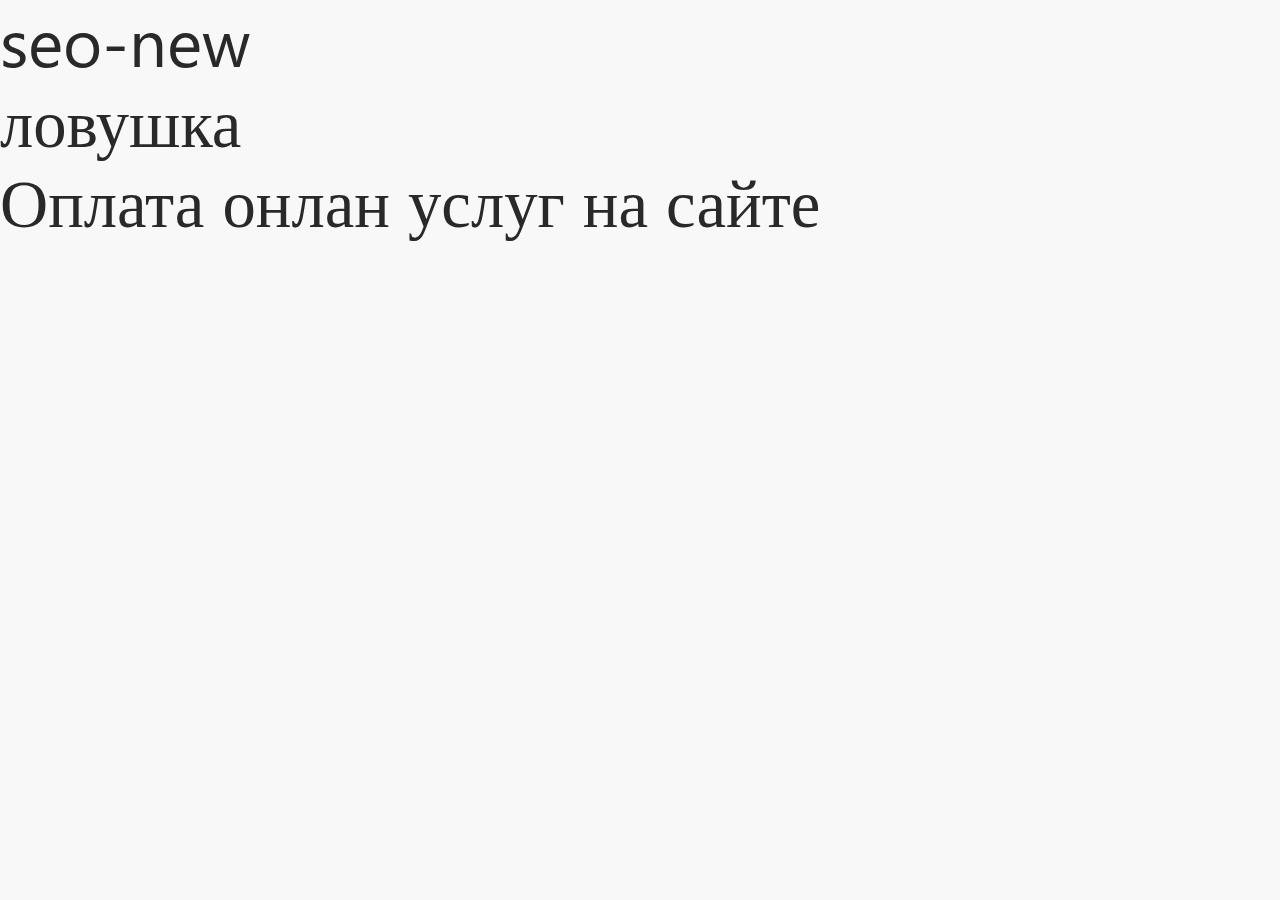
<file: index.html>
<!DOCTYPE html>
<html lang="ru">
<head>
    <meta charset="UTF-8">
    <meta name="viewport" content="width=device-width, initial-scale=1.0, shrink-to-fit=no">
    <meta name="description" content="another website">
    <title>Request</title>

    <link rel="stylesheet" href="css/swiper-bundle.min.css">
    <link rel="stylesheet" href="font/stylesheet.css">
    <link rel="stylesheet" href="css/style.css">
</head>
<body>

<a href="./main.html" style="font-size: 10rem;">seo-new</a><br>
<a href="./traps.html" style="font-size: 10rem;">ловушка</a><br>
<a href="./payment_for_online_services.html" style="font-size: 10rem;">Оплата онлан услуг на сайте</a><br>

<script src="https://api-maps.yandex.ru/2.1/?lang=ru_RU"></script>
<script src="js/swiper-bundle.min.js"></script>
<script src="./js/jquery.fancybox.min.js"></script>
<script src="https://code.jquery.com/jquery-3.3.1.min.js" integrity="sha256-FgpCb/KJQlLNfOu91ta32o/NMZxltwRo8QtmkMRdAu8=" crossorigin="anonymous"></script>
<script src="./js/jquery.maskedinput.js"></script>
<script src="./js/inputmask.js"></script>
<script src="./js/swiper.js"></script>
<script src="js/main.js"></script>
</body>
</html>
</file>
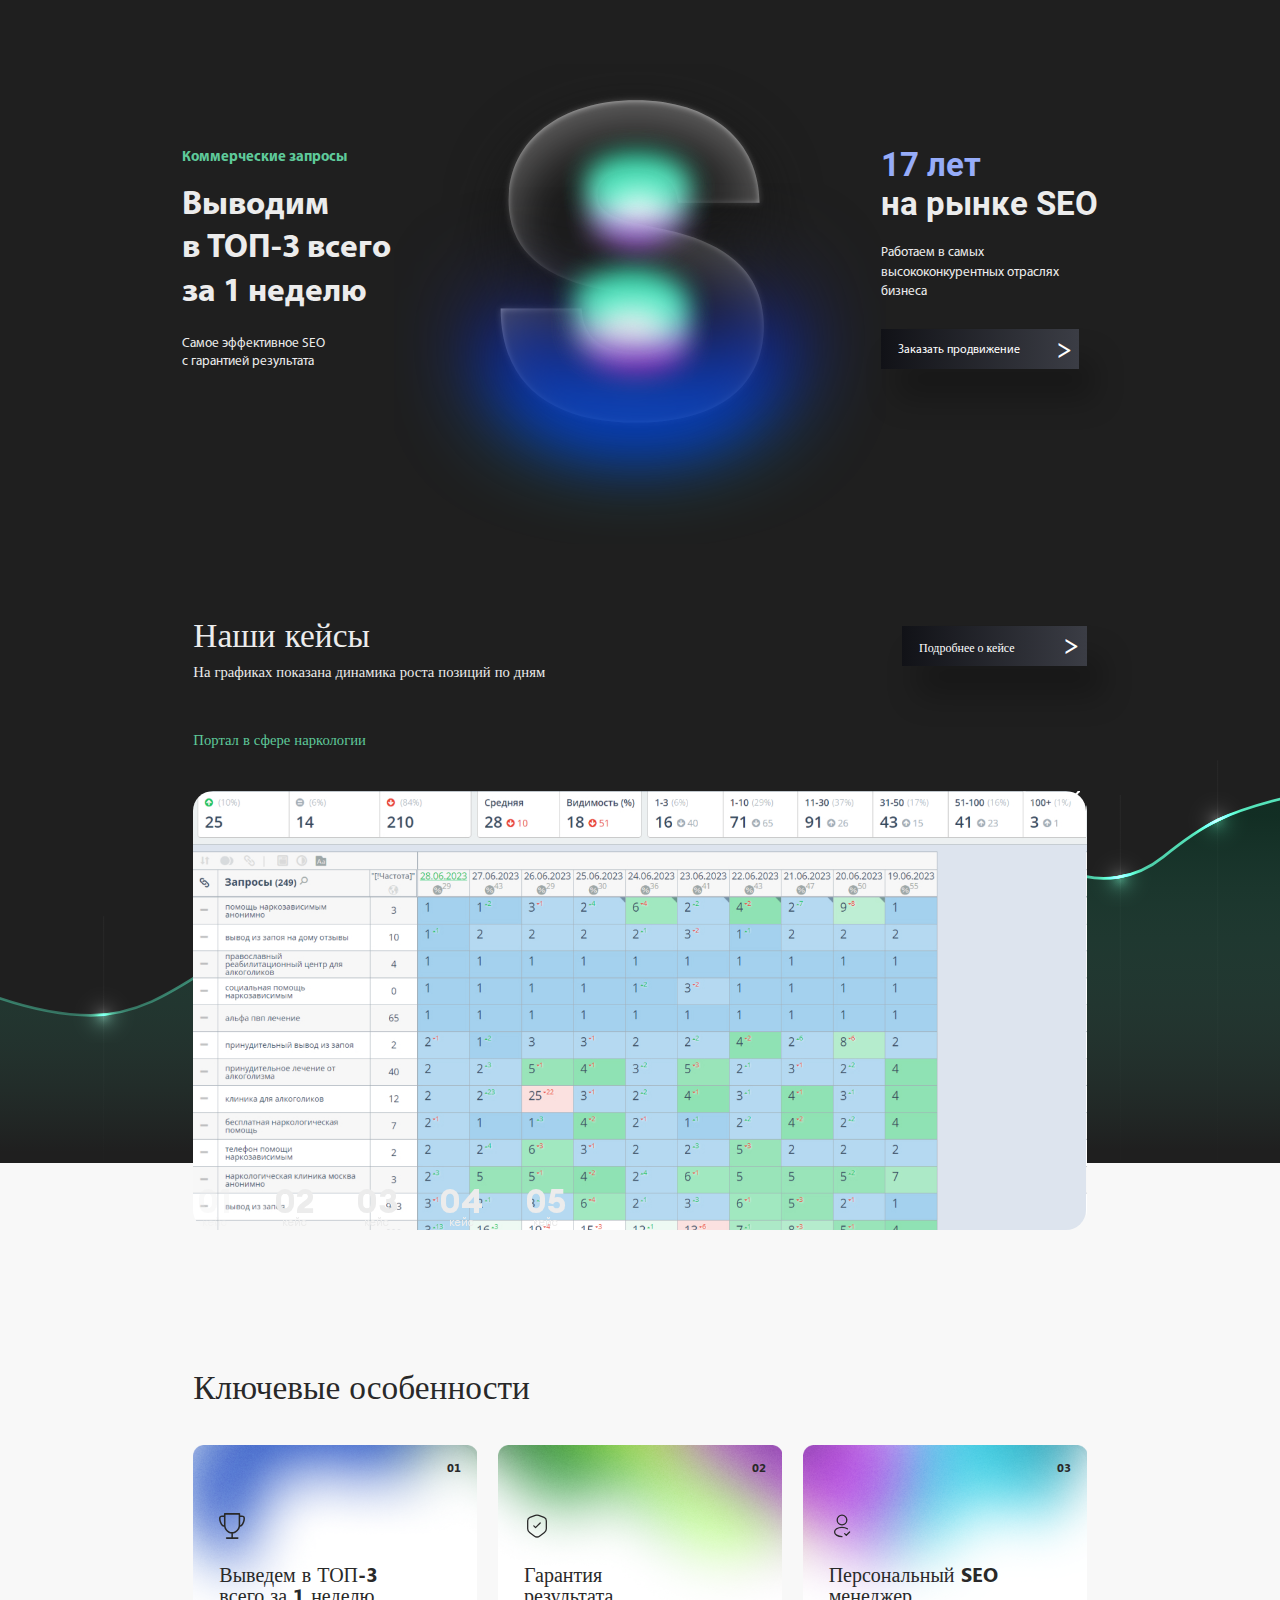
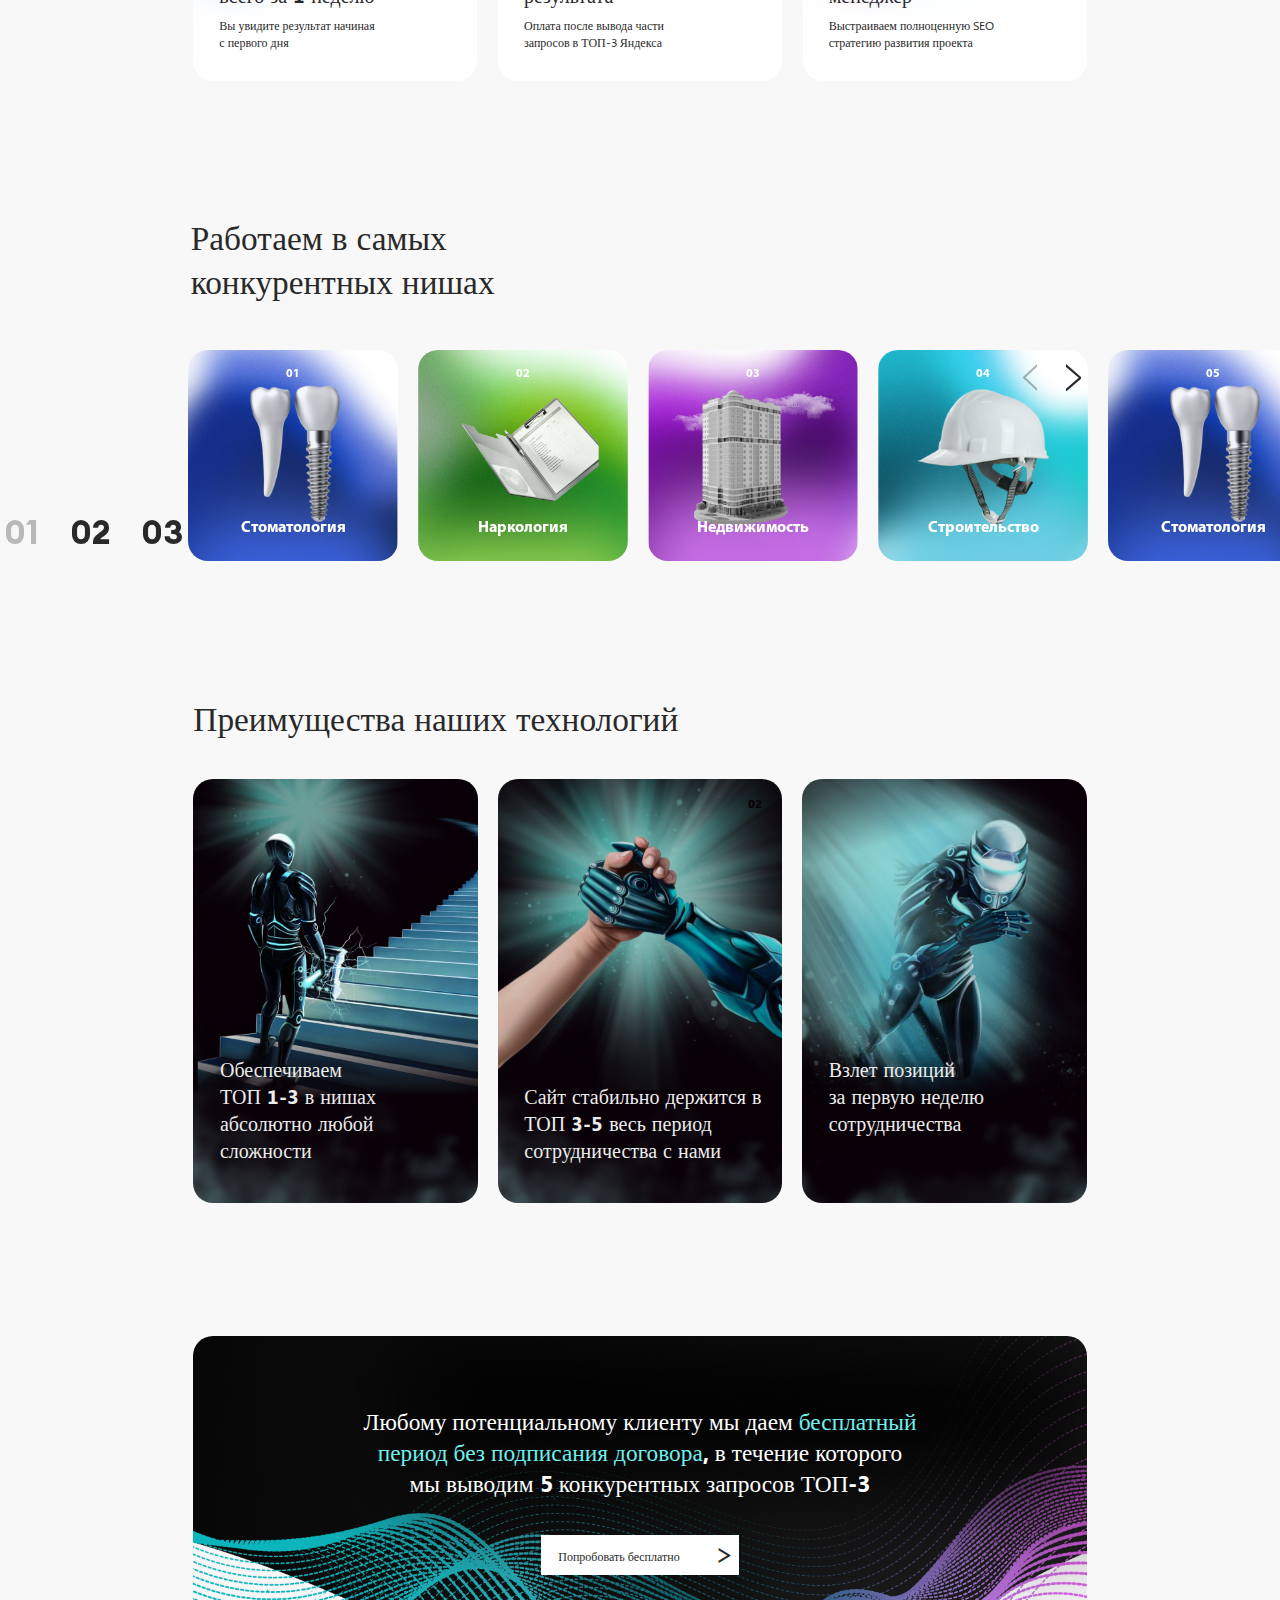
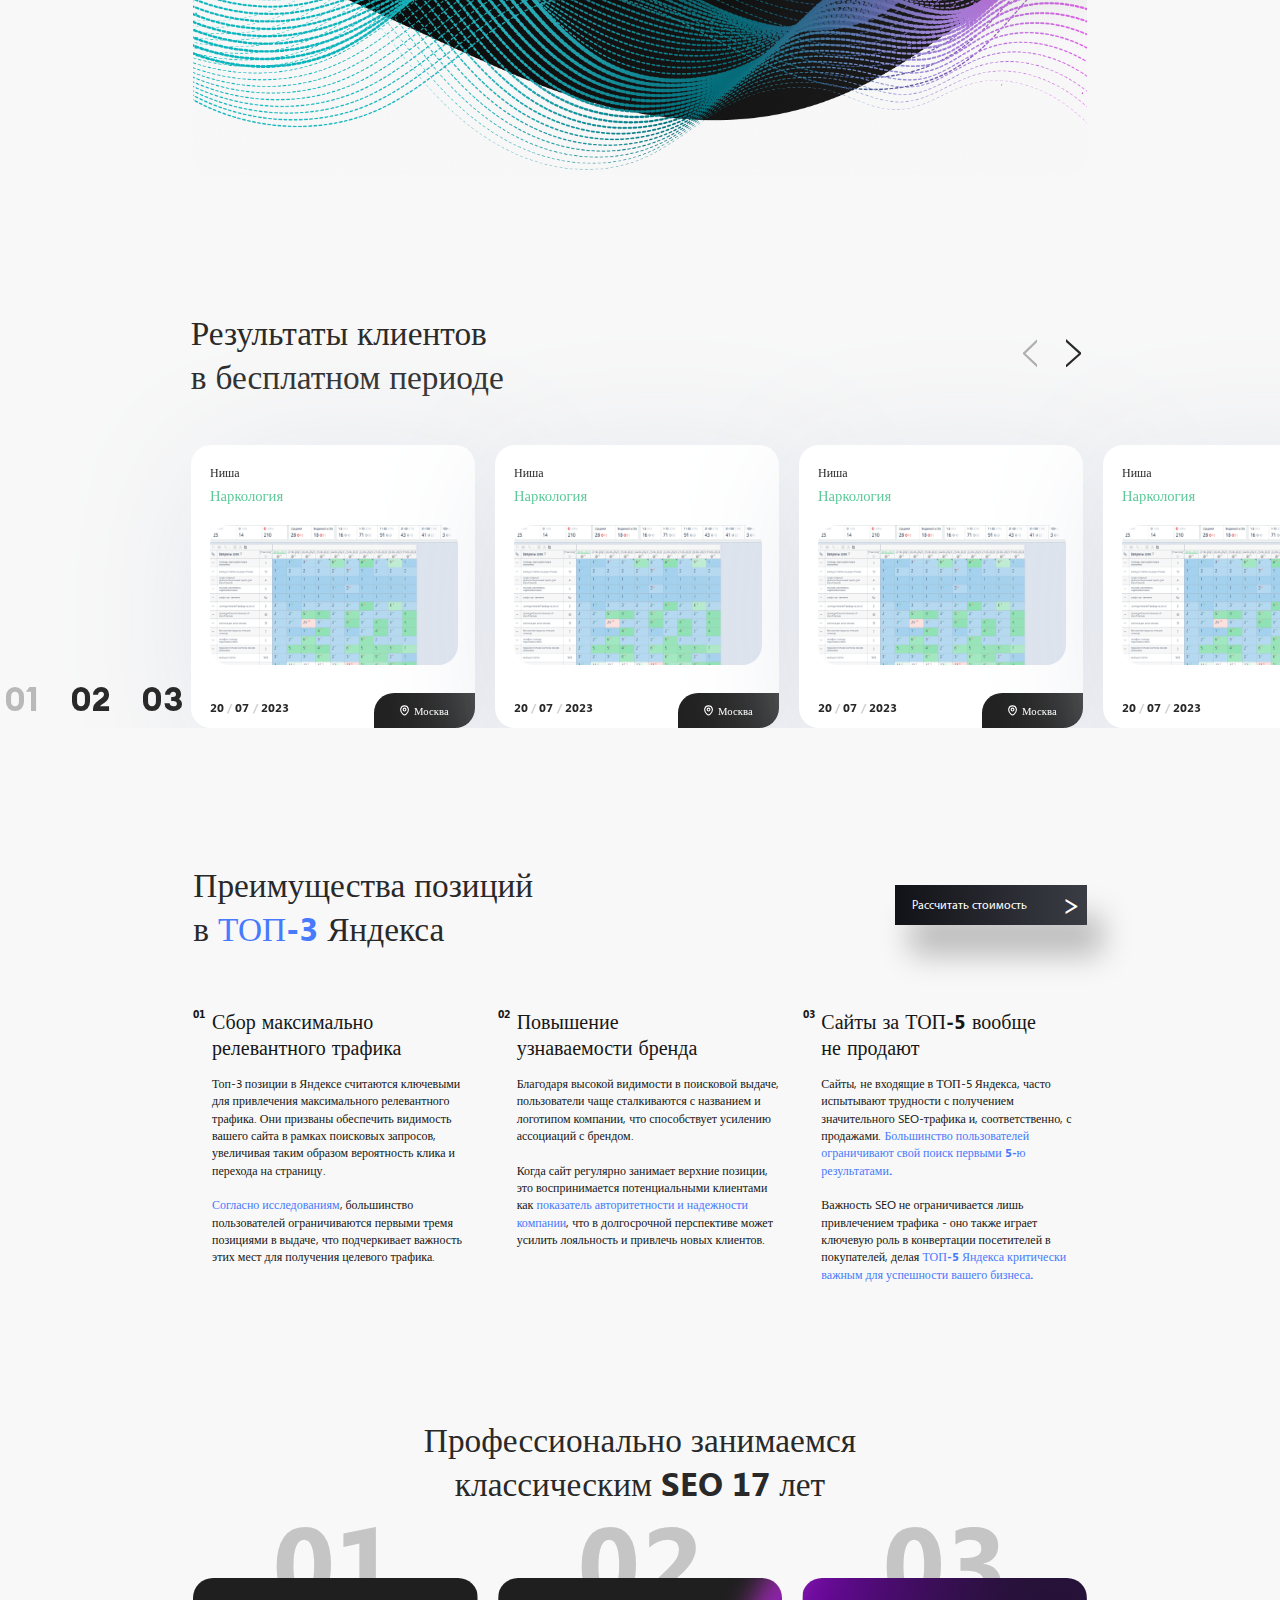
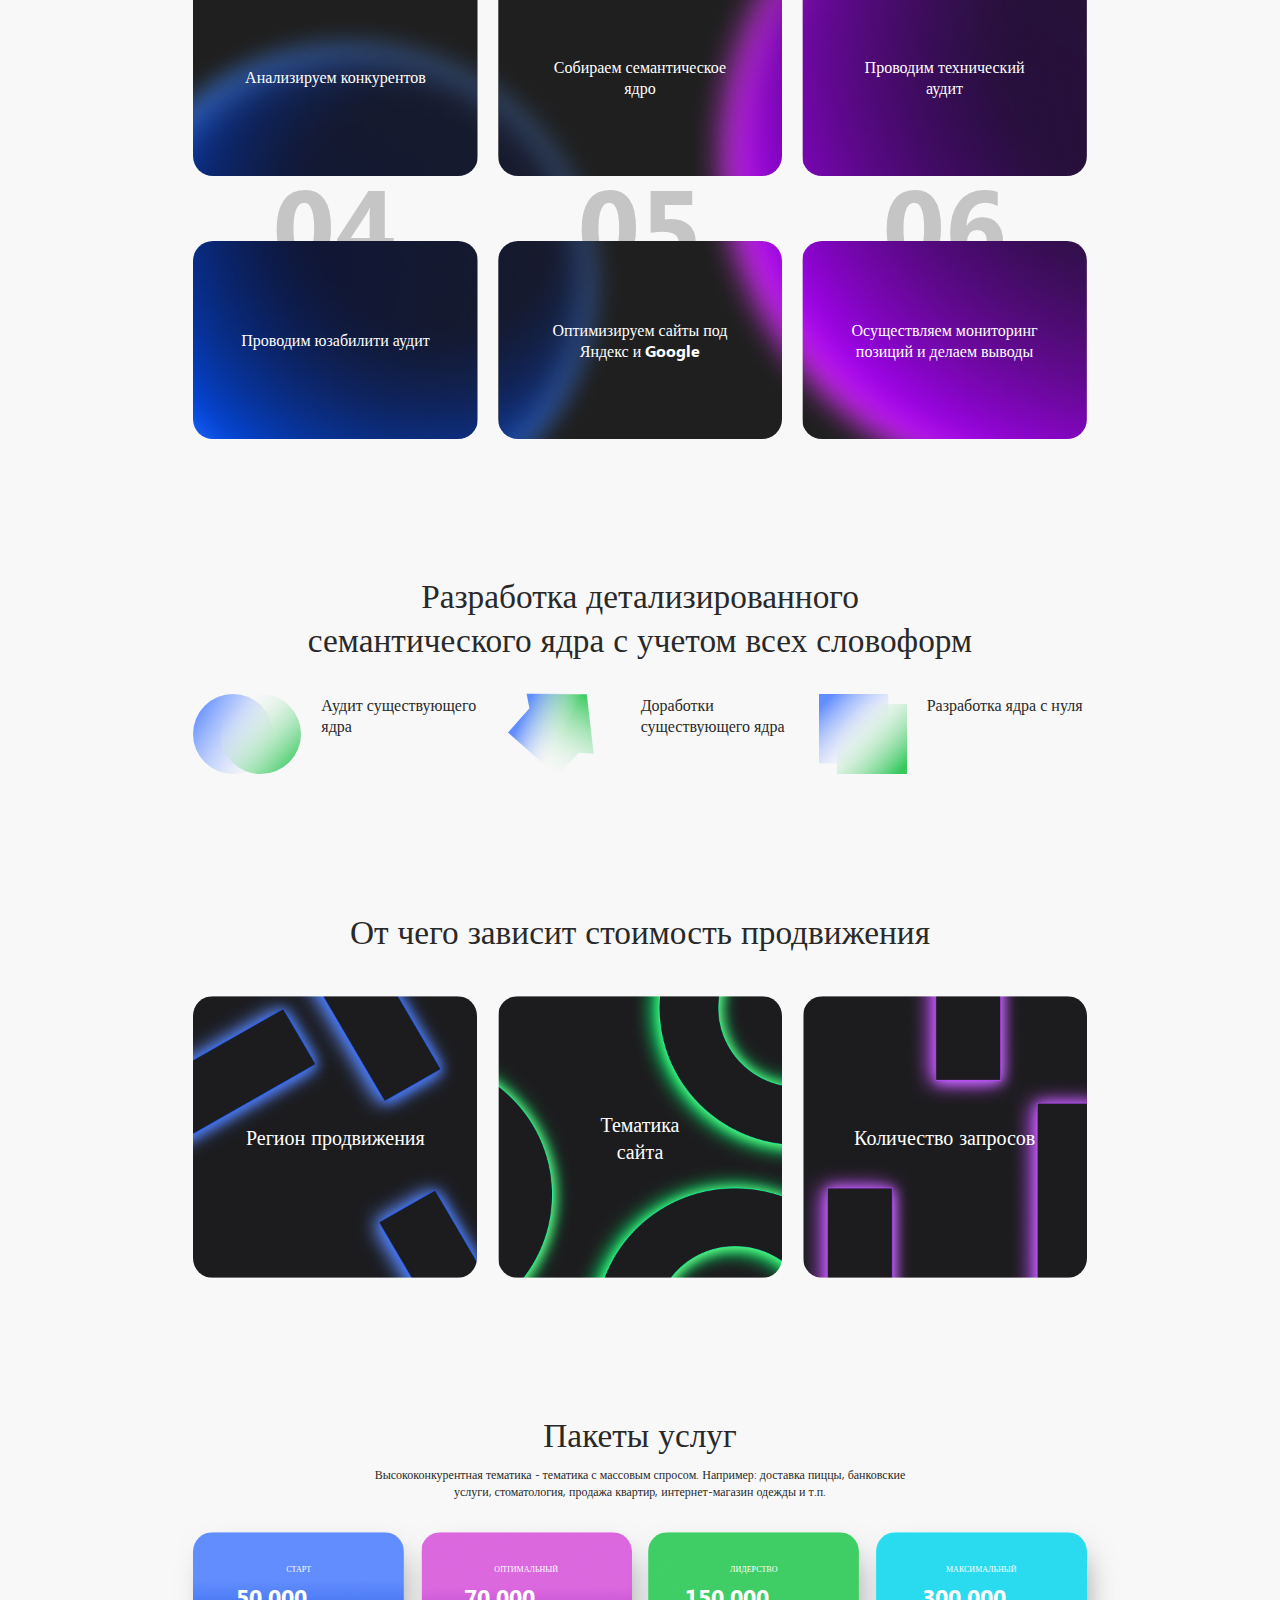
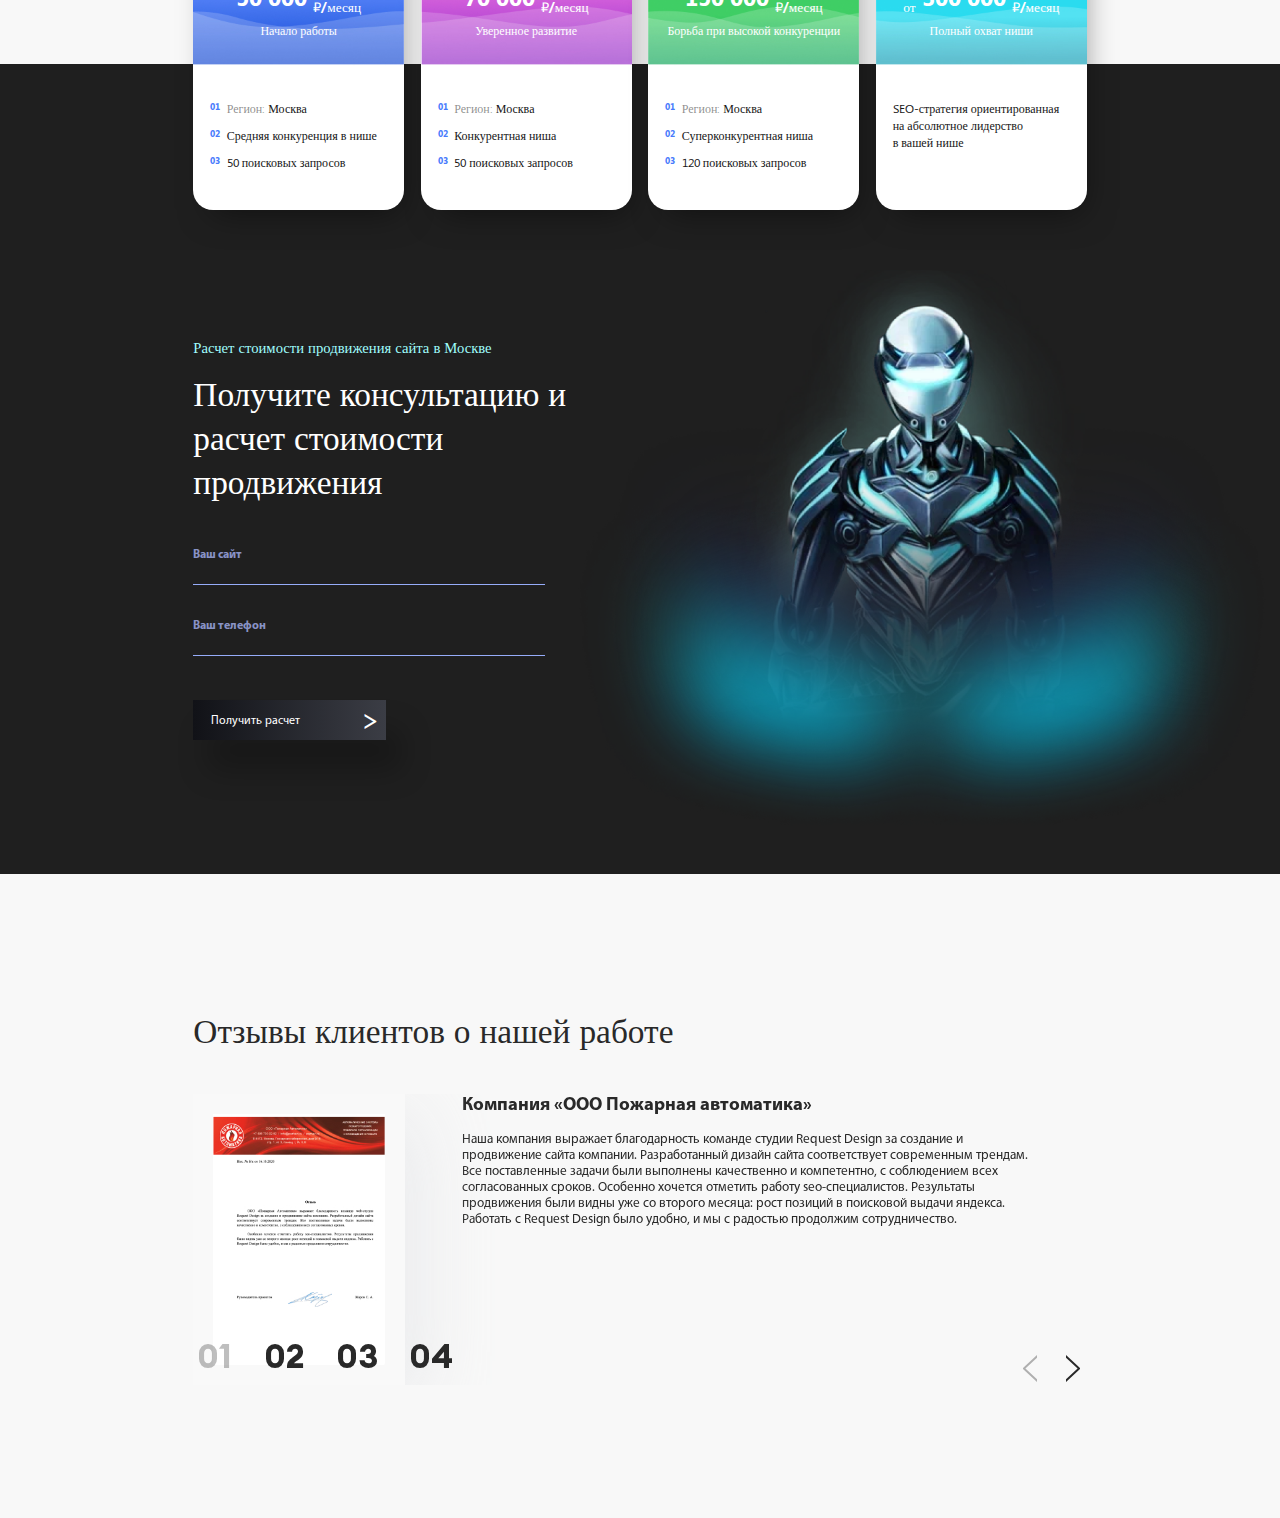
<file: main.html>
<!DOCTYPE html>
<html lang="ru">
<head>
    <meta charset="UTF-8">
    <meta name="viewport" content="width=device-width, initial-scale=1.0, shrink-to-fit=no">
    <meta name="description" content="another website">
    <title>Request</title>

    <link rel="stylesheet" href="css/swiper-bundle.min.css">
    <link rel="stylesheet" href="font/stylesheet.css">
    <link rel="stylesheet" href="css/style.css">
</head>
<body>

<header class="header" id="header">
    <div class="container">
    </div>
</header>

<main>

    <section class="baner">
        <div class="container">
            <div class="baner-left">
                <div class="baner-left__subtitle">Коммерческие запросы</div>
                <div class="baner-left__title">Выводим <br class="desktop">в ТОП-3 всего за 1 неделю</div>
                <div class="baner-left__text">Самое эффективное SEO <br class="desktop">с гарантией результата</div>
            </div>
            <div class="baner-center">
                <img src="./img/main/baner-word.svg" alt="">
            </div>
            <div class="baner-right">
                <div class="baner-right__title"><span>17 лет </span><br class="desktop">на рынке SEO</div>
                <div class="baner-right__text">Работаем в самых высококонкурентных отраслях бизнеса</div>
                <a href="" class="baner-right__btn btn">Заказать продвижение</a>
            </div>
        </div>
    </section>

    <section class="our-cases">
        <div class="our-cases-back">
            <img class="desktop" src="./img/main/our-cases-graph1.svg" alt="">
            <img class="mobile" src="./img/main/our-cases-graph1m.svg" alt="">
        </div>
        <div class="container">
            <div class="our-cases-top">
                <div>
                    <div class="main-title">Наши кейсы</div>
                    <div class="main-subtitle">На графиках показана динамика роста позиций по дням</div>
                </div>
                <div class="our-cases-bottom__text mobile">Портал в сфере наркологии</div>
                <a href="" class="btn">Подробнее о кейсе</a>
            </div>
            <div class="our-cases-bottom">
                <div class="our-cases-bottom__text desktop">Портал в сфере наркологии</div>
                <div class="swiper our-cases-swiper">
                    <div class="swiper-wrapper">
                      <div class="swiper-slide">
                        <div class="our-cases-slide">
                            <img src="./img/main/our-cases-img.jpg" alt="">
                        </div>
                      </div>
                      <div class="swiper-slide">
                        <div class="our-cases-slide">
                            <img src="./img/main/our-cases-img.jpg" alt="">
                        </div>
                      </div>
                      <div class="swiper-slide">
                        <div class="our-cases-slide">
                            <img src="./img/main/our-cases-img.jpg" alt="">
                        </div>
                      </div>
                      <div class="swiper-slide">
                        <div class="our-cases-slide">
                            <img src="./img/main/our-cases-img.jpg" alt="">
                        </div>
                      </div>
                      <div class="swiper-slide">
                        <div class="our-cases-slide">
                            <img src="./img/main/our-cases-img.jpg" alt="">
                        </div>
                      </div>
                    </div>
                    <div class="swiper-pagination-container our-cases-pagination-container"><div class="swiper-pagination our-cases-pagination"></div></div>
                    <div class="swiper-button-prev our-cases-button-prev"></div>
                    <div class="swiper-button-next our-cases-button-next"></div>
                </div>
            </div>
        </div>
    </section>

    <section class="key-features">
        <div class="container">
            <div class="main-title">Ключевые особенности</div>
            <div class="key-features-container">
                <div class="key-features-item">
                    <div class="key-features-item__back"></div>
                    <div class="key-features-item__number">01</div>
                    <div class="key-features-item__icon">
                        <img src="./img/icon/prize.svg" alt="">
                    </div>
                    <div class="key-features-item__title">Выведем в ТОП-3 <br>всего за 1 неделю</div>
                    <div class="key-features-item__subtitle">Вы увидите результат начиная <br>с первого дня</div>
                </div>
                <div class="key-features-item">
                    <div class="key-features-item__back"></div>
                    <div class="key-features-item__number">02</div>
                    <div class="key-features-item__icon">
                        <img src="./img/icon/shield-tick.svg" alt="">
                    </div>
                    <div class="key-features-item__title">Гарантия <br>результата</div>
                    <div class="key-features-item__subtitle">Оплата после вывода части <br>запросов в ТОП-3 Яндекса</div>
                </div>
                <div class="key-features-item">
                    <div class="key-features-item__back"></div>
                    <div class="key-features-item__number">03</div>
                    <div class="key-features-item__icon">
                        <img src="./img/icon/profile-tick.svg" alt="">
                    </div>
                    <div class="key-features-item__title">Персональный SEO менеджер</div>
                    <div class="key-features-item__subtitle">Выстраиваем полноценную SEO <br>стратегию развития проекта</div>
                </div>
            </div>
        </div>
    </section>

    <section class="competitive">
        <div class="container">
            <div class="main-title">Работаем в самых <br>конкурентных нишах</div>
            <div class="swiper competitive-swiper">
                <div class="swiper-wrapper">
                    <div class="swiper-slide">
                        <div class="competitive-slide">
                            <div class="competitive-slide__back"></div>
                            <div class="competitive-slide__number">01</div>
                            <div class="competitive-slide__img">
                                <img src="./img/main/competitive/img-1.png" alt="">
                            </div>
                            <div class="competitive-slide__title">Стоматология</div>
                        </div>
                    </div>
                    <div class="swiper-slide">
                        <div class="competitive-slide">
                            <div class="competitive-slide__back"></div>
                            <div class="competitive-slide__number">02</div>
                            <div class="competitive-slide__img">
                                <img src="./img/main/competitive/img-5.png" alt="">
                            </div>
                            <div class="competitive-slide__title">Наркология</div>
                        </div>
                    </div>
                    <div class="swiper-slide">
                        <div class="competitive-slide">
                            <div class="competitive-slide__back"></div>
                            <div class="competitive-slide__number">01</div>
                            <div class="competitive-slide__img">
                                <img src="./img/main/competitive/img-3.png" alt="">
                            </div>
                            <div class="competitive-slide__title">Недвижимость</div>
                        </div>
                    </div>
                    <div class="swiper-slide">
                        <div class="competitive-slide">
                            <div class="competitive-slide__back"></div>
                            <div class="competitive-slide__number">01</div>
                            <div class="competitive-slide__img">
                                <img src="./img/main/competitive/img-4.png" alt="">
                            </div>
                            <div class="competitive-slide__title">Строительство</div>
                        </div>
                    </div>
                    <div class="swiper-slide">
                        <div class="competitive-slide">
                            <div class="competitive-slide__back"></div>
                            <div class="competitive-slide__number">01</div>
                            <div class="competitive-slide__img">
                                <img src="./img/main/competitive/img-1.png" alt="">
                            </div>
                            <div class="competitive-slide__title">Стоматология</div>
                        </div>
                    </div>
                    <div class="swiper-slide">
                        <div class="competitive-slide">
                            <div class="competitive-slide__back"></div>
                            <div class="competitive-slide__number">02</div>
                            <div class="competitive-slide__img">
                                <img src="./img/main/competitive/img-5.png" alt="">
                            </div>
                            <div class="competitive-slide__title">Наркология</div>
                        </div>
                    </div>
                    <div class="swiper-slide">
                        <div class="competitive-slide">
                            <div class="competitive-slide__back"></div>
                            <div class="competitive-slide__number">01</div>
                            <div class="competitive-slide__img">
                                <img src="./img/main/competitive/img-3.png" alt="">
                            </div>
                            <div class="competitive-slide__title">Недвижимость</div>
                        </div>
                    </div>
                    <div class="swiper-slide">
                        <div class="competitive-slide">
                            <div class="competitive-slide__back"></div>
                            <div class="competitive-slide__number">01</div>
                            <div class="competitive-slide__img">
                                <img src="./img/main/competitive/img-4.png" alt="">
                            </div>
                            <div class="competitive-slide__title">Строительство</div>
                        </div>
                    </div>
                    <div class="swiper-slide">
                        <div class="competitive-slide">
                            <div class="competitive-slide__back"></div>
                            <div class="competitive-slide__number">01</div>
                            <div class="competitive-slide__img">
                                <img src="./img/main/competitive/img-1.png" alt="">
                            </div>
                            <div class="competitive-slide__title">Стоматология</div>
                        </div>
                    </div>
                    <div class="swiper-slide">
                        <div class="competitive-slide">
                            <div class="competitive-slide__back"></div>
                            <div class="competitive-slide__number">02</div>
                            <div class="competitive-slide__img">
                                <img src="./img/main/competitive/img-5.png" alt="">
                            </div>
                            <div class="competitive-slide__title">Наркология</div>
                        </div>
                    </div>
                    <div class="swiper-slide">
                        <div class="competitive-slide">
                            <div class="competitive-slide__back"></div>
                            <div class="competitive-slide__number">01</div>
                            <div class="competitive-slide__img">
                                <img src="./img/main/competitive/img-3.png" alt="">
                            </div>
                            <div class="competitive-slide__title">Недвижимость</div>
                        </div>
                    </div>
                    <div class="swiper-slide">
                        <div class="competitive-slide">
                            <div class="competitive-slide__back"></div>
                            <div class="competitive-slide__number">01</div>
                            <div class="competitive-slide__img">
                                <img src="./img/main/competitive/img-4.png" alt="">
                            </div>
                            <div class="competitive-slide__title">Строительство</div>
                        </div>
                    </div>
                    
                </div>
                <div class="swiper-pagination-container competitive-pagination-container"><div class="swiper-pagination competitive-pagination"></div></div>
                <div class="swiper-button-prev competitive-button-prev"></div>
                <div class="swiper-button-next competitive-button-next"></div>
            </div>
        </div>
    </section>

    <section class="advantages">
        <div class="container">
            <div class="main-title">Преимущества наших технологий</div>
            <div class="advantages-container">
                <div class="advantages-item">
                    <div class="advantages-item__number">01</div>
                    <div class="advantages-item__title">Обеспечиваем  <br>ТОП 1-3 в нишах абсолютно любой сложности</div>
                </div>
                <div class="advantages-item">
                    <div class="advantages-item__number">02</div>
                    <div class="advantages-item__title">Сайт стабильно держится в ТОП 3-5 весь период сотрудничества с нами</div>
                </div>
                <div class="advantages-item">
                    <div class="advantages-item__number">03</div>
                    <div class="advantages-item__title">Взлет позиций <br>за первую неделю сотрудничества <br><span class="desktop">.</span></div>
                </div>
            </div>
        </div>
    </section>

    <section class="free-period">
        <div class="container">
            <div class="free-period-container">
                <div class="free-period__title">Любому потенциальному клиенту мы даем <br class="mobile"><span>бесплатный период без подписания договора</span>, <br class="mobile"> в течение которого мы выводим 5 <br class="mobile"> конкурентных запросов ТОП-3</div>
                <a href="" class="free-period__btn btn">Попробовать бесплатно</a>
            </div>
        </div>
    </section>

    <section class="results">
        <div class="container">
            <div class="main-title">Результаты клиентов <br>в бесплатном периоде</div>
            <div class="swiper results-swiper">
                <div class="swiper-wrapper">
                    <div class="swiper-slide">
                        <div class="results-slide">
                            <div class="results-slide__subtitle">Ниша</div>
                            <div class="results-slide__title">Наркология</div>
                            <div class="results-slide__img">
                                <img src="./img/main/our-cases-img.jpg" alt="">
                            </div>
                            <div class="results-slide__date">20 <span>/</span>  07 <span>/</span> 2023</div>
                            <div class="results-slide__location">
                                <svg width="16" height="19" viewBox="0 0 16 19" fill="none" xmlns="http://www.w3.org/2000/svg">
                                    <g id="vuesax/linear/location">
                                    <g id="location">
                                    <path id="Vector" d="M7.89476 10.6464C9.27344 10.6464 10.3911 9.52881 10.3911 8.15013C10.3911 6.77145 9.27344 5.65381 7.89476 5.65381C6.51608 5.65381 5.39844 6.77145 5.39844 8.15013C5.39844 9.52881 6.51608 10.6464 7.89476 10.6464Z" stroke="white" stroke-width="2"/>
                                    <path id="Vector_2" d="M1.19423 6.69364C2.77043 -0.235243 13.0357 -0.227242 14.6039 6.70164C15.5241 10.7662 12.9957 14.2066 10.7795 16.3349C9.17125 17.8871 6.62692 17.8871 5.01072 16.3349C2.80244 14.2066 0.274112 10.7582 1.19423 6.69364Z" stroke="white" stroke-width="2"/>
                                    </g>
                                    </g>
                                </svg>
                                <span>Москва</span>
                            </div>
                        </div>
                    </div>
                    <div class="swiper-slide">
                        <div class="results-slide">
                            <div class="results-slide__subtitle">Ниша</div>
                            <div class="results-slide__title">Наркология</div>
                            <div class="results-slide__img">
                                <img src="./img/main/our-cases-img.jpg" alt="">
                            </div>
                            <div class="results-slide__date">20 <span>/</span>  07 <span>/</span> 2023</div>
                            <div class="results-slide__location">
                                <svg width="16" height="19" viewBox="0 0 16 19" fill="none" xmlns="http://www.w3.org/2000/svg">
                                    <g id="vuesax/linear/location">
                                    <g id="location">
                                    <path id="Vector" d="M7.89476 10.6464C9.27344 10.6464 10.3911 9.52881 10.3911 8.15013C10.3911 6.77145 9.27344 5.65381 7.89476 5.65381C6.51608 5.65381 5.39844 6.77145 5.39844 8.15013C5.39844 9.52881 6.51608 10.6464 7.89476 10.6464Z" stroke="white" stroke-width="2"/>
                                    <path id="Vector_2" d="M1.19423 6.69364C2.77043 -0.235243 13.0357 -0.227242 14.6039 6.70164C15.5241 10.7662 12.9957 14.2066 10.7795 16.3349C9.17125 17.8871 6.62692 17.8871 5.01072 16.3349C2.80244 14.2066 0.274112 10.7582 1.19423 6.69364Z" stroke="white" stroke-width="2"/>
                                    </g>
                                    </g>
                                </svg>
                                <span>Москва</span>
                            </div>
                        </div>
                    </div>
                    <div class="swiper-slide">
                        <div class="results-slide">
                            <div class="results-slide__subtitle">Ниша</div>
                            <div class="results-slide__title">Наркология</div>
                            <div class="results-slide__img">
                                <img src="./img/main/our-cases-img.jpg" alt="">
                            </div>
                            <div class="results-slide__date">20 <span>/</span>  07 <span>/</span> 2023</div>
                            <div class="results-slide__location">
                                <svg width="16" height="19" viewBox="0 0 16 19" fill="none" xmlns="http://www.w3.org/2000/svg">
                                    <g id="vuesax/linear/location">
                                    <g id="location">
                                    <path id="Vector" d="M7.89476 10.6464C9.27344 10.6464 10.3911 9.52881 10.3911 8.15013C10.3911 6.77145 9.27344 5.65381 7.89476 5.65381C6.51608 5.65381 5.39844 6.77145 5.39844 8.15013C5.39844 9.52881 6.51608 10.6464 7.89476 10.6464Z" stroke="white" stroke-width="2"/>
                                    <path id="Vector_2" d="M1.19423 6.69364C2.77043 -0.235243 13.0357 -0.227242 14.6039 6.70164C15.5241 10.7662 12.9957 14.2066 10.7795 16.3349C9.17125 17.8871 6.62692 17.8871 5.01072 16.3349C2.80244 14.2066 0.274112 10.7582 1.19423 6.69364Z" stroke="white" stroke-width="2"/>
                                    </g>
                                    </g>
                                </svg>
                                <span>Москва</span>
                            </div>
                        </div>
                    </div>
                    <div class="swiper-slide">
                        <div class="results-slide">
                            <div class="results-slide__subtitle">Ниша</div>
                            <div class="results-slide__title">Наркология</div>
                            <div class="results-slide__img">
                                <img src="./img/main/our-cases-img.jpg" alt="">
                            </div>
                            <div class="results-slide__date">20 <span>/</span>  07 <span>/</span> 2023</div>
                            <div class="results-slide__location">
                                <svg width="16" height="19" viewBox="0 0 16 19" fill="none" xmlns="http://www.w3.org/2000/svg">
                                    <g id="vuesax/linear/location">
                                    <g id="location">
                                    <path id="Vector" d="M7.89476 10.6464C9.27344 10.6464 10.3911 9.52881 10.3911 8.15013C10.3911 6.77145 9.27344 5.65381 7.89476 5.65381C6.51608 5.65381 5.39844 6.77145 5.39844 8.15013C5.39844 9.52881 6.51608 10.6464 7.89476 10.6464Z" stroke="white" stroke-width="2"/>
                                    <path id="Vector_2" d="M1.19423 6.69364C2.77043 -0.235243 13.0357 -0.227242 14.6039 6.70164C15.5241 10.7662 12.9957 14.2066 10.7795 16.3349C9.17125 17.8871 6.62692 17.8871 5.01072 16.3349C2.80244 14.2066 0.274112 10.7582 1.19423 6.69364Z" stroke="white" stroke-width="2"/>
                                    </g>
                                    </g>
                                </svg>
                                <span>Москва</span>
                            </div>
                        </div>
                    </div>
                    <div class="swiper-slide">
                        <div class="results-slide">
                            <div class="results-slide__subtitle">Ниша</div>
                            <div class="results-slide__title">Наркология</div>
                            <div class="results-slide__img">
                                <img src="./img/main/our-cases-img.jpg" alt="">
                            </div>
                            <div class="results-slide__date">20 <span>/</span>  07 <span>/</span> 2023</div>
                            <div class="results-slide__location">
                                <svg width="16" height="19" viewBox="0 0 16 19" fill="none" xmlns="http://www.w3.org/2000/svg">
                                    <g id="vuesax/linear/location">
                                    <g id="location">
                                    <path id="Vector" d="M7.89476 10.6464C9.27344 10.6464 10.3911 9.52881 10.3911 8.15013C10.3911 6.77145 9.27344 5.65381 7.89476 5.65381C6.51608 5.65381 5.39844 6.77145 5.39844 8.15013C5.39844 9.52881 6.51608 10.6464 7.89476 10.6464Z" stroke="white" stroke-width="2"/>
                                    <path id="Vector_2" d="M1.19423 6.69364C2.77043 -0.235243 13.0357 -0.227242 14.6039 6.70164C15.5241 10.7662 12.9957 14.2066 10.7795 16.3349C9.17125 17.8871 6.62692 17.8871 5.01072 16.3349C2.80244 14.2066 0.274112 10.7582 1.19423 6.69364Z" stroke="white" stroke-width="2"/>
                                    </g>
                                    </g>
                                </svg>
                                <span>Москва</span>
                            </div>
                        </div>
                    </div>
                    <div class="swiper-slide">
                        <div class="results-slide">
                            <div class="results-slide__subtitle">Ниша</div>
                            <div class="results-slide__title">Наркология</div>
                            <div class="results-slide__img">
                                <img src="./img/main/our-cases-img.jpg" alt="">
                            </div>
                            <div class="results-slide__date">20 <span>/</span>  07 <span>/</span> 2023</div>
                            <div class="results-slide__location">
                                <svg width="16" height="19" viewBox="0 0 16 19" fill="none" xmlns="http://www.w3.org/2000/svg">
                                    <g id="vuesax/linear/location">
                                    <g id="location">
                                    <path id="Vector" d="M7.89476 10.6464C9.27344 10.6464 10.3911 9.52881 10.3911 8.15013C10.3911 6.77145 9.27344 5.65381 7.89476 5.65381C6.51608 5.65381 5.39844 6.77145 5.39844 8.15013C5.39844 9.52881 6.51608 10.6464 7.89476 10.6464Z" stroke="white" stroke-width="2"/>
                                    <path id="Vector_2" d="M1.19423 6.69364C2.77043 -0.235243 13.0357 -0.227242 14.6039 6.70164C15.5241 10.7662 12.9957 14.2066 10.7795 16.3349C9.17125 17.8871 6.62692 17.8871 5.01072 16.3349C2.80244 14.2066 0.274112 10.7582 1.19423 6.69364Z" stroke="white" stroke-width="2"/>
                                    </g>
                                    </g>
                                </svg>
                                <span>Москва</span>
                            </div>
                        </div>
                    </div>
                    <div class="swiper-slide">
                        <div class="results-slide">
                            <div class="results-slide__subtitle">Ниша</div>
                            <div class="results-slide__title">Наркология</div>
                            <div class="results-slide__img">
                                <img src="./img/main/our-cases-img.jpg" alt="">
                            </div>
                            <div class="results-slide__date">20 <span>/</span>  07 <span>/</span> 2023</div>
                            <div class="results-slide__location">
                                <svg width="16" height="19" viewBox="0 0 16 19" fill="none" xmlns="http://www.w3.org/2000/svg">
                                    <g id="vuesax/linear/location">
                                    <g id="location">
                                    <path id="Vector" d="M7.89476 10.6464C9.27344 10.6464 10.3911 9.52881 10.3911 8.15013C10.3911 6.77145 9.27344 5.65381 7.89476 5.65381C6.51608 5.65381 5.39844 6.77145 5.39844 8.15013C5.39844 9.52881 6.51608 10.6464 7.89476 10.6464Z" stroke="white" stroke-width="2"/>
                                    <path id="Vector_2" d="M1.19423 6.69364C2.77043 -0.235243 13.0357 -0.227242 14.6039 6.70164C15.5241 10.7662 12.9957 14.2066 10.7795 16.3349C9.17125 17.8871 6.62692 17.8871 5.01072 16.3349C2.80244 14.2066 0.274112 10.7582 1.19423 6.69364Z" stroke="white" stroke-width="2"/>
                                    </g>
                                    </g>
                                </svg>
                                <span>Москва</span>
                            </div>
                        </div>
                    </div>
                    <div class="swiper-slide">
                        <div class="results-slide">
                            <div class="results-slide__subtitle">Ниша</div>
                            <div class="results-slide__title">Наркология</div>
                            <div class="results-slide__img">
                                <img src="./img/main/our-cases-img.jpg" alt="">
                            </div>
                            <div class="results-slide__date">20 <span>/</span>  07 <span>/</span> 2023</div>
                            <div class="results-slide__location">
                                <svg width="16" height="19" viewBox="0 0 16 19" fill="none" xmlns="http://www.w3.org/2000/svg">
                                    <g id="vuesax/linear/location">
                                    <g id="location">
                                    <path id="Vector" d="M7.89476 10.6464C9.27344 10.6464 10.3911 9.52881 10.3911 8.15013C10.3911 6.77145 9.27344 5.65381 7.89476 5.65381C6.51608 5.65381 5.39844 6.77145 5.39844 8.15013C5.39844 9.52881 6.51608 10.6464 7.89476 10.6464Z" stroke="white" stroke-width="2"/>
                                    <path id="Vector_2" d="M1.19423 6.69364C2.77043 -0.235243 13.0357 -0.227242 14.6039 6.70164C15.5241 10.7662 12.9957 14.2066 10.7795 16.3349C9.17125 17.8871 6.62692 17.8871 5.01072 16.3349C2.80244 14.2066 0.274112 10.7582 1.19423 6.69364Z" stroke="white" stroke-width="2"/>
                                    </g>
                                    </g>
                                </svg>
                                <span>Москва</span>
                            </div>
                        </div>
                    </div>
                    <div class="swiper-slide">
                        <div class="results-slide">
                            <div class="results-slide__subtitle">Ниша</div>
                            <div class="results-slide__title">Наркология</div>
                            <div class="results-slide__img">
                                <img src="./img/main/our-cases-img.jpg" alt="">
                            </div>
                            <div class="results-slide__date">20 <span>/</span>  07 <span>/</span> 2023</div>
                            <div class="results-slide__location">
                                <svg width="16" height="19" viewBox="0 0 16 19" fill="none" xmlns="http://www.w3.org/2000/svg">
                                    <g id="vuesax/linear/location">
                                    <g id="location">
                                    <path id="Vector" d="M7.89476 10.6464C9.27344 10.6464 10.3911 9.52881 10.3911 8.15013C10.3911 6.77145 9.27344 5.65381 7.89476 5.65381C6.51608 5.65381 5.39844 6.77145 5.39844 8.15013C5.39844 9.52881 6.51608 10.6464 7.89476 10.6464Z" stroke="white" stroke-width="2"/>
                                    <path id="Vector_2" d="M1.19423 6.69364C2.77043 -0.235243 13.0357 -0.227242 14.6039 6.70164C15.5241 10.7662 12.9957 14.2066 10.7795 16.3349C9.17125 17.8871 6.62692 17.8871 5.01072 16.3349C2.80244 14.2066 0.274112 10.7582 1.19423 6.69364Z" stroke="white" stroke-width="2"/>
                                    </g>
                                    </g>
                                </svg>
                                <span>Москва</span>
                            </div>
                        </div>
                    </div>
                    
                </div>
                <div class="swiper-pagination-container results-pagination-container"><div class="swiper-pagination results-pagination"></div></div>
                <div class="swiper-button-prev results-button-prev"></div>
                <div class="swiper-button-next results-button-next"></div>
            </div>
        </div>
    </section>

    <section class="benefits">
        <div class="container">
            <div class="benefits-top">
                <div class="main-title">Преимущества позиций <br class="desktop">в <span>ТОП-3</span> Яндекса</div>
                <a href="" class="btn">Рассчитать стоимость</a>
            </div>
            <div class="benefits-container">
                <div class="benefits-item">
                    <div class="benefits-item__number">01</div>
                    <div class="benefits-item__text">
                        <div class="benefits-item__title">Сбор максимально <br>релевантного трафика</div>
                        <p>
                        Топ-3 позиции в Яндексе считаются ключевыми для привлечения максимального релевантного трафика. Они призваны обеспечить видимость вашего сайта в рамках поисковых запросов, увеличивая таким образом вероятность клика и перехода на страницу. <br><br> 
                        <span>Согласно исследованиям</span>, большинство пользователей ограничиваются первыми тремя позициями в выдаче, что подчеркивает важность этих мест для получения целевого трафика.
                        </p>
                    </div>
                </div>
                <div class="benefits-item">
                    <div class="benefits-item__number">02</div>
                    <div class="benefits-item__text">
                        <div class="benefits-item__title">Повышение  <br>узнаваемости бренда</div>
                        <p>
                            Благодаря высокой видимости в поисковой выдаче, пользователи чаще сталкиваются с названием и логотипом компании, что способствует усилению ассоциаций с брендом. <br><br> 
                            Когда сайт регулярно занимает верхние позиции, это воспринимается потенциальными клиентами как <span>показатель авторитетности и надежности компании</span>, что в долгосрочной перспективе может усилить лояльность и привлечь новых клиентов.
                        </p>
                    </div>
                </div>
                <div class="benefits-item">
                    <div class="benefits-item__number">03</div>
                    <div class="benefits-item__text">
                        <div class="benefits-item__title">Сайты за ТОП-5 вообще <br>не продают</div>
                        <p>
                            Сайты, не входящие в ТОП-5 Яндекса, часто испытывают трудности с получением значительного SEO-трафика и, соответственно, с продажами. <span>Большинство пользователей ограничивают свой поиск первыми 5-ю результатами.</span><br><br>

                            Важность SEO не ограничивается лишь привлечением трафика - оно также играет ключевую роль в конвертации посетителей в покупателей, делая <span>ТОП-5 Яндекса критически важным для успешности вашего бизнеса.</span>
                        </p>
                    </div>
                </div>
            </div>
        </div>
    </section>

    <section class="pro-engaged">
        <div class="container">
            <div class="main-title">Профессионально занимаемся классическим SEO <br class="mobile"> 17 лет</div>
            <div class="pro-engaged-container desktop">
                <div class="pro-engaged-item">
                    <div class="pro-engaged-item__number">01</div>
                    <div class="pro-engaged-item__text">Анализируем конкурентов</div>
                </div>
                <div class="pro-engaged-item">
                    <div class="pro-engaged-item__number">02</div>
                    <div class="pro-engaged-item__text">Собираем семантическое ядро</div>
                </div>
                <div class="pro-engaged-item">
                    <div class="pro-engaged-item__number">03</div>
                    <div class="pro-engaged-item__text">Проводим технический аудит</div>
                </div>
                <div class="pro-engaged-item">
                    <div class="pro-engaged-item__number">04</div>
                    <div class="pro-engaged-item__text">Проводим юзабилити аудит</div>
                </div>
                <div class="pro-engaged-item">
                    <div class="pro-engaged-item__number">05</div>
                    <div class="pro-engaged-item__text">Оптимизируем сайты под Яндекс и Google</div>
                </div>
                <div class="pro-engaged-item">
                    <div class="pro-engaged-item__number">06</div>
                    <div class="pro-engaged-item__text">Осуществляем мониторинг позиций и делаем выводы</div>
                </div>
            </div>
            <div class="swiper pro-engaged-swiper mobile">
                <div class="swiper-wrapper">
                    <div class="swiper-slide">
                        <div class="pro-engaged-item">
                            <div class="pro-engaged-item__number">01</div>
                            <div class="pro-engaged-item__text">Анализируем конкурентов</div>
                        </div>
                    </div>
                    <div class="swiper-slide">
                        <div class="pro-engaged-item">
                            <div class="pro-engaged-item__number">02</div>
                            <div class="pro-engaged-item__text">Собираем семантическое ядро</div>
                        </div>
                    </div>
                    <div class="swiper-slide">
                        <div class="pro-engaged-item">
                            <div class="pro-engaged-item__number">03</div>
                            <div class="pro-engaged-item__text">Проводим технический аудит</div>
                        </div>
                    </div>
                    <div class="swiper-slide">
                        <div class="pro-engaged-item">
                            <div class="pro-engaged-item__number">04</div>
                            <div class="pro-engaged-item__text">Проводим юзабилити аудит</div>
                        </div>
                    </div>
                    <div class="swiper-slide">
                        <div class="pro-engaged-item">
                            <div class="pro-engaged-item__number">05</div>
                            <div class="pro-engaged-item__text">Оптимизируем сайты под Яндекс и Google</div>
                        </div>
                    </div>
                    <div class="swiper-slide">
                        <div class="pro-engaged-item">
                            <div class="pro-engaged-item__number">06</div>
                            <div class="pro-engaged-item__text">Осуществляем мониторинг позиций и делаем выводы</div>
                        </div>
                    </div>
                </div>
            </div>
        </div>
    </section>

    <section class="detailed">
        <div class="container">
            <div class="main-title">Разработка детализированного семантического ядра с учетом всех словоформ</div>
            <div class="detailed-container">
                <div class="detailed-item">
                    <div class="detailed-item__img">
                        <img src="./img/main/detailed/img-1.svg" alt="">
                    </div>
                    <div class="detailed-item__text">Аудит существующего ядра</div>
                </div>
                <div class="detailed-item">
                    <div class="detailed-item__img">
                        <img src="./img/main/detailed/img-2.svg" alt="">
                    </div>
                    <div class="detailed-item__text">Доработки существующего ядра</div>
                </div>
                <div class="detailed-item">
                    <div class="detailed-item__img">
                        <img src="./img/main/detailed/img-3.svg" alt="">
                    </div>
                    <div class="detailed-item__text">Разработка ядра <br class="mobile"> с нуля</div>
                </div>
            </div>
        </div>
    </section>

    <section class="cost-promotion">
        <div class="container">
            <div class="main-title">От чего зависит стоимость продвижения</div>
            <div class="cost-promotion-container">
                <div class="cost-promotion-item">
                    <div class="cost-promotion-item__text">Регион продвижения</div>
                </div>
                <div class="cost-promotion-item">
                    <div class="cost-promotion-item__text">Тематика <br>сайта</div>
                </div>
                <div class="cost-promotion-item">
                    <div class="cost-promotion-item__text">Количество запросов</div>
                </div>
            </div>
        </div>
    </section>

    <section class="service-packages">
        <div class="container">
            <div class="main-title">Пакеты услуг</div>
            <div class="service-packages__subtitle">Высококонкурентная тематика - тематика с массовым спросом. Например: доставка пиццы, банковские услуги, стоматология, продажа квартир, интернет-магазин одежды и т.п.</div>
            <div class="service-packages-container desktop">
                <div class="service-packages-item">
                    <div class="service-packages-item__top">
                        <div class="service-packages-item__name">старт</div>
                        <div class="service-packages-item__price">50 000 <sub>₽/месяц</sub></div>
                        <div class="service-packages-item__class">Начало работы</div>
                    </div>
                    <div class="service-packages-item__bottom">
                        <div class="service-packages-item__text">
                            <sup>01</sup>
                            <p><span>Регион:</span> Москва</p> 
                        </div>
                        <div class="service-packages-item__text">
                            <sup>02</sup>
                            <p>Средняя конкуренция <br class="mobile"> в нише</p> 
                        </div>
                        <div class="service-packages-item__text">
                            <sup>03</sup>
                            <p>50 поисковых запросов</p>
                        </div>
                    </div>
                </div>
                <div class="service-packages-item">
                    <div class="service-packages-item__top">
                        <div class="service-packages-item__name">оптимальный</div>
                        <div class="service-packages-item__price">70 000 <sub>₽/месяц</sub></div>
                        <div class="service-packages-item__class">Уверенное развитие</div>
                    </div>
                    <div class="service-packages-item__bottom">
                        <div class="service-packages-item__text">
                            <sup>01</sup>
                            <p><span>Регион:</span> Москва</p>
                        </div>
                        <div class="service-packages-item__text">
                            <sup>02</sup>
                            <p>Конкурентная ниша</p>
                        </div>
                        <div class="service-packages-item__text">
                            <sup>03</sup>
                            <p>50 поисковых запросов</p>
                        </div>
                    </div>
                </div>
                <div class="service-packages-item">
                    <div class="service-packages-item__top">
                        <div class="service-packages-item__name">Лидерство</div>
                        <div class="service-packages-item__price">150 000 <sub>₽/месяц</sub></div>
                        <div class="service-packages-item__class">Борьба при высокой конкуренции</div>
                    </div>
                    <div class="service-packages-item__bottom">
                        <div class="service-packages-item__text">
                            <sup>01</sup>
                            <p><span>Регион:</span> Москва</p>
                        </div>
                        <div class="service-packages-item__text">
                            <sup>02</sup>
                            <p>Суперконкурентная ниша</p>
                        </div>
                        <div class="service-packages-item__text">
                            <sup>03</sup>
                            <p>120 поисковых запросов</p>
                        </div>
                    </div>
                </div>
                <div class="service-packages-item">
                    <div class="service-packages-item__top">
                        <div class="service-packages-item__name">максимальный</div>
                        <div class="service-packages-item__price"><sub>от</sub> 300 000 <sub>₽/месяц</sub></div>
                        <div class="service-packages-item__class">Полный охват ниши</div>
                    </div>
                    <div class="service-packages-item__bottom">
                        <div class="service-packages-item__text">SEO-стратегия ориентированная <br>на абсолютное лидерство <br>в вашей нише</div>
                    </div>
                </div>
            </div>
            <div class="swiper service-packages-swiper mobile">
                <div class="swiper-wrapper">
                    <div class="swiper-slide">
                        <div class="service-packages-item">
                            <div class="service-packages-item__top">
                                <div class="service-packages-item__name">старт</div>
                                <div class="service-packages-item__price">50 000 <sub>₽/месяц</sub></div>
                                <div class="service-packages-item__class">Начало работы</div>
                            </div>
                            <div class="service-packages-item__bottom">
                                <div class="service-packages-item__text">
                                    <sup>01</sup>
                                    <p><span>Регион:</span> Москва</p> 
                                </div>
                                <div class="service-packages-item__text">
                                    <sup>02</sup>
                                    <p>Средняя конкуренция <br class="mobile"> в нише</p> 
                                </div>
                                <div class="service-packages-item__text">
                                    <sup>03</sup>
                                    <p>50 поисковых запросов</p>
                                </div>
                            </div>
                        </div>
                    </div>
                    <div class="swiper-slide">
                        <div class="service-packages-item">
                            <div class="service-packages-item__top">
                                <div class="service-packages-item__name">оптимальный</div>
                                <div class="service-packages-item__price">70 000 <sub>₽/месяц</sub></div>
                                <div class="service-packages-item__class">Уверенное развитие</div>
                            </div>
                            <div class="service-packages-item__bottom">
                                <div class="service-packages-item__text">
                                    <sup>01</sup>
                                    <p><span>Регион:</span> Москва</p>
                                </div>
                                <div class="service-packages-item__text">
                                    <sup>02</sup>
                                    <p>Конкурентная ниша</p>
                                </div>
                                <div class="service-packages-item__text">
                                    <sup>03</sup>
                                    <p>50 поисковых запросов</p>
                                </div>
                            </div>
                        </div>
                    </div>
                    <div class="swiper-slide">
                        <div class="service-packages-item">
                            <div class="service-packages-item__top">
                                <div class="service-packages-item__name">Лидерство</div>
                                <div class="service-packages-item__price">150 000 <sub>₽/месяц</sub></div>
                                <div class="service-packages-item__class">Борьба при высокой конкуренции</div>
                            </div>
                            <div class="service-packages-item__bottom">
                                <div class="service-packages-item__text">
                                    <sup>01</sup>
                                    <p><span>Регион:</span> Москва</p>
                                </div>
                                <div class="service-packages-item__text">
                                    <sup>02</sup>
                                    <p>Суперконкурентная ниша</p>
                                </div>
                                <div class="service-packages-item__text">
                                    <sup>03</sup>
                                    <p>120 поисковых запросов</p>
                                </div>
                            </div>
                        </div>
                    </div>
                    <div class="swiper-slide">
                        <div class="service-packages-item">
                            <div class="service-packages-item__top">
                                <div class="service-packages-item__name">максимальный</div>
                                <div class="service-packages-item__price"><sub>от</sub> 300 000 <sub>₽/месяц</sub></div>
                                <div class="service-packages-item__class">Полный охват ниши</div>
                            </div>
                            <div class="service-packages-item__bottom">
                                <div class="service-packages-item__text">SEO-стратегия ориентированная <br>на абсолютное лидерство <br>в вашей нише</div>
                            </div>
                        </div>
                    </div>
                </div>
                <div class="swiper-pagination-container service-packages-pagination-container"><div class="swiper-pagination service-packages-pagination"></div></div>
                <div class="swiper-button-prev service-packages-button-prev"></div>
                <div class="swiper-button-next service-packages-button-next"></div>
            </div>
        </div>
    </section>

    <section class="consultation">
        <div class="container">
            <div class="consultation-container">
                <div class="consultation-left">
                    <div class="consultation__subtitle">Расчет стоимости <br class="mobile"> продвижения сайта в Москве</div>
                    <div class="consultation__title">Получите консультацию и расчет стоимости продвижения</div>
                    <form action="" class="consultation__form">
                        <label class="consultation__form-item">
                            <span>Ваш сайт</span>
                            <input type="text" class="input">
                        </label>
                        <label class="consultation__form-item">
                            <span>Ваш телефон</span>
                            <input type="tel" class="input">
                        </label>
                        <button type="submit" class="btn">Получить расчет</button>
                    </form>
                </div>
                <div class="consultation-right">
                    <img src="./img/main/consultation-img.png" alt="">
                </div>
            </div>
        </div>
    </section>

    <section class="reviews">
        <div class="container">
            <div class="main-title">Отзывы клиентов о нашей работе</div>
            <div class="reviews-container">
                <div class="swiper reviews-swiper">
                    <div class="swiper-wrapper">
                      <div class="swiper-slide">
                        <div class="reviews-slide">
                            <div class="reviews-slide-left">
                                <div class="reviews-slide-left__img">
                                    <img src="./img/main/review/document-1.jpg" alt="">
                                </div>
                            </div>
                            <div class="reviews-slide-right">
                                <div class="reviews-slide-right__title">Компания  «ООО Пожарная автоматика»</div>
                                <div class="reviews-slide-right__text">Наша компания  выражает благодарность команде студии Request Design за создание и продвижение сайта компании. Разработанный дизайн сайта соответствует современным трендам. Все поставленные задачи были выполнены качественно и компетентно, с соблюдением всех согласованных сроков. Особенно хочется отметить работу seo-специалистов. Результаты продвижения
                                    были видны уже со второго месяца: рост позиций в поисковой выдачи яндекса. Работать с
                                    Request Design было удобно, и мы с радостью продолжим сотрудничество.</div>
                            </div>
                        </div>
                      </div>
                      <div class="swiper-slide">
                        <div class="reviews-slide">
                            <div class="reviews-slide-left">
                                <div class="reviews-slide-left__img">
                                    <img src="./img/main/review/document-1.jpg" alt="">
                                </div>
                            </div>
                            <div class="reviews-slide-right">
                                <div class="reviews-slide-right__title">Компания  «ООО Пожарная автоматика»</div>
                                <div class="reviews-slide-right__text">Наша компания  выражает благодарность команде студии Request Design за создание и продвижение сайта компании. Разработанный дизайн сайта соответствует современным трендам. Все поставленные задачи были выполнены качественно и компетентно, с соблюдением всех согласованных сроков. Особенно хочется отметить работу seo-специалистов. Результаты продвижения
                                    были видны уже со второго месяца: рост позиций в поисковой выдачи яндекса. Работать с
                                    Request Design было удобно, и мы с радостью продолжим сотрудничество.</div>
                            </div>
                        </div>
                      </div>
                      <div class="swiper-slide">
                        <div class="reviews-slide">
                            <div class="reviews-slide-left">
                                <div class="reviews-slide-left__img">
                                    <img src="./img/main/review/document-1.jpg" alt="">
                                </div>
                            </div>
                            <div class="reviews-slide-right">
                                <div class="reviews-slide-right__title">Компания  «ООО Пожарная автоматика»</div>
                                <div class="reviews-slide-right__text">Наша компания  выражает благодарность команде студии Request Design за создание и продвижение сайта компании. Разработанный дизайн сайта соответствует современным трендам. Все поставленные задачи были выполнены качественно и компетентно, с соблюдением всех согласованных сроков. Особенно хочется отметить работу seo-специалистов. Результаты продвижения
                                    были видны уже со второго месяца: рост позиций в поисковой выдачи яндекса. Работать с
                                    Request Design было удобно, и мы с радостью продолжим сотрудничество.</div>
                            </div>
                        </div>
                      </div>
                      <div class="swiper-slide">
                        <div class="reviews-slide">
                            <div class="reviews-slide-left">
                                <div class="reviews-slide-left__img">
                                    <img src="./img/main/review/document-1.jpg" alt="">
                                </div>
                            </div>
                            <div class="reviews-slide-right">
                                <div class="reviews-slide-right__title">Компания  «ООО Пожарная автоматика»</div>
                                <div class="reviews-slide-right__text">Наша компания  выражает благодарность команде студии Request Design за создание и продвижение сайта компании. Разработанный дизайн сайта соответствует современным трендам. Все поставленные задачи были выполнены качественно и компетентно, с соблюдением всех согласованных сроков. Особенно хочется отметить работу seo-специалистов. Результаты продвижения
                                    были видны уже со второго месяца: рост позиций в поисковой выдачи яндекса. Работать с
                                    Request Design было удобно, и мы с радостью продолжим сотрудничество.</div>
                            </div>
                        </div>
                      </div>
                    </div>
                    <div class="swiper-pagination-container reviews-pagination-container"><div class="swiper-pagination reviews-pagination"></div></div>
                    <div class="swiper-button-prev reviews-button-prev"></div>
                    <div class="swiper-button-next reviews-button-next"></div>
                </div>
            </div>
        </div>
    </section>

    
</main>

<footer class="footer" id="footer">
    <div class="container">
    </div>
</footer>



<script src="./js/swiper-bundle.min.js"></script>
<script src="./js/jquery.fancybox.min.js"></script>
<script src="https://code.jquery.com/jquery-3.3.1.min.js" integrity="sha256-FgpCb/KJQlLNfOu91ta32o/NMZxltwRo8QtmkMRdAu8=" crossorigin="anonymous"></script>
<script src="./js/jquery.maskedinput.js"></script>
<script src="./js/inputmask.js"></script>
<script src="./js/swiper.js"></script>
<script src="./js/noframework.waypoints.min.js"></script>
<script src="./js/main.js"></script>
</body>
</html>
</file>
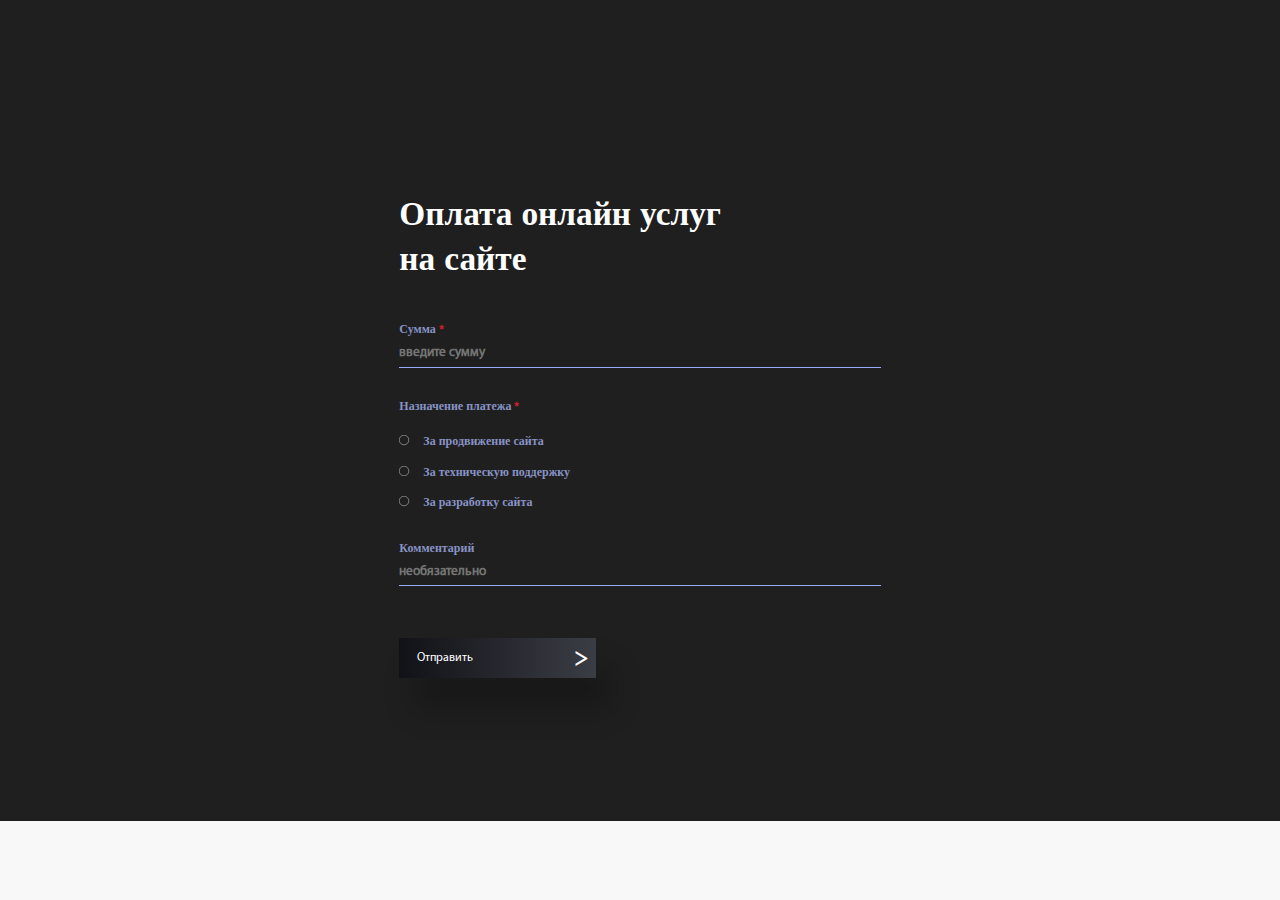
<file: payment_for_online_services.html>
<!DOCTYPE html>
<html lang="ru">
<head>
    <meta charset="UTF-8">
    <meta name="viewport" content="width=device-width, initial-scale=1.0, shrink-to-fit=no">
    <meta name="description" content="another website">
    <title>Оплата онлан услуг на сайте</title>

    <link rel="stylesheet" href="css/swiper-bundle.min.css">
    <link rel="stylesheet" href="font/stylesheet.css">
    <link rel="stylesheet" href="css/style.css">
</head>
<body>

<header class="header" id="header">
    <div class="container">
    </div>
</header>

<main>

    <section class="payment-online">
        <div class="container payment-online__container">
            <div class="payment-online__title">Оплата онлайн услуг <br>на сайте</div>
            <form class="payment-online__form">
                <label class="payment-online__form-item">
                    <div class="payment-online__form-name">Сумма <span>*</span></div>
                    <input type="text" placeholder="введите сумму" class="input input-numbers">
                </label>
                <div class="payment-online__form-item">
                    <div class="payment-online__form-name payment-online__form-name-margin">Назначение платежа <span>*</span></div>
                    <div class="payment-online__form-radios">
                        <label class="payment-online__form-radio">
                            <input type="radio" name="payment-online">
                            <div class="payment-online__form-radio-custom">
                                <svg xmlns="http://www.w3.org/2000/svg" width="16" height="16" viewBox="0 0 17 17" fill="none">
                                    <circle cx="8" cy="8" r="7.66667" stroke="white" stroke-width="0.666667"/>
                                    <circle class="circle" cx="7.99992" cy="8" r="4.66667" fill="white"/>
                                </svg>
                            </div>
                            <p>За продвижение сайта</p>
                        </label>
                        <label class="payment-online__form-radio">
                            <input type="radio" name="payment-online">
                            <div class="payment-online__form-radio-custom">
                                <svg xmlns="http://www.w3.org/2000/svg" width="16" height="16" viewBox="0 0 17 17" fill="none">
                                    <circle cx="8" cy="8" r="7.66667" stroke="white" stroke-width="0.666667"/>
                                    <circle class="circle" cx="7.99992" cy="8" r="4.66667" fill="white"/>
                                </svg>
                            </div>
                            <p>За техническую поддержку</p>
                        </label>
                        <label class="payment-online__form-radio">
                            <input type="radio" name="payment-online">
                            <div class="payment-online__form-radio-custom">
                                <svg xmlns="http://www.w3.org/2000/svg" width="16" height="16" viewBox="0 0 17 17" fill="none">
                                    <circle cx="8" cy="8" r="7.66667" stroke="white" stroke-width="0.666667"/>
                                    <circle class="circle" cx="7.99992" cy="8" r="4.66667" fill="white"/>
                                </svg>
                            </div>
                            <p>За разработку сайта</p>
                        </label>
                    </div>
                </div>
                <label class="payment-online__form-item">
                    <div class="payment-online__form-name">Комментарий</div>
                    <textarea placeholder="необязательно"></textarea>
                </label>
                <button type="submit" class="btn">Отправить</button>
            </form>
        </div>
    </section>
    
</main>

<footer class="footer" id="footer">
    <div class="container">
    </div>
</footer>



<script src="./js/swiper-bundle.min.js"></script>
<script src="./js/jquery.fancybox.min.js"></script>
<script src="https://code.jquery.com/jquery-3.3.1.min.js" integrity="sha256-FgpCb/KJQlLNfOu91ta32o/NMZxltwRo8QtmkMRdAu8=" crossorigin="anonymous"></script>
<script src="./js/jquery.maskedinput.js"></script>
<script src="./js/inputmask.js"></script>
<script src="./js/swiper.js"></script>
<script src="./js/noframework.waypoints.min.js"></script>
<script src="./js/main.js"></script>
</body>
</html>
</file>
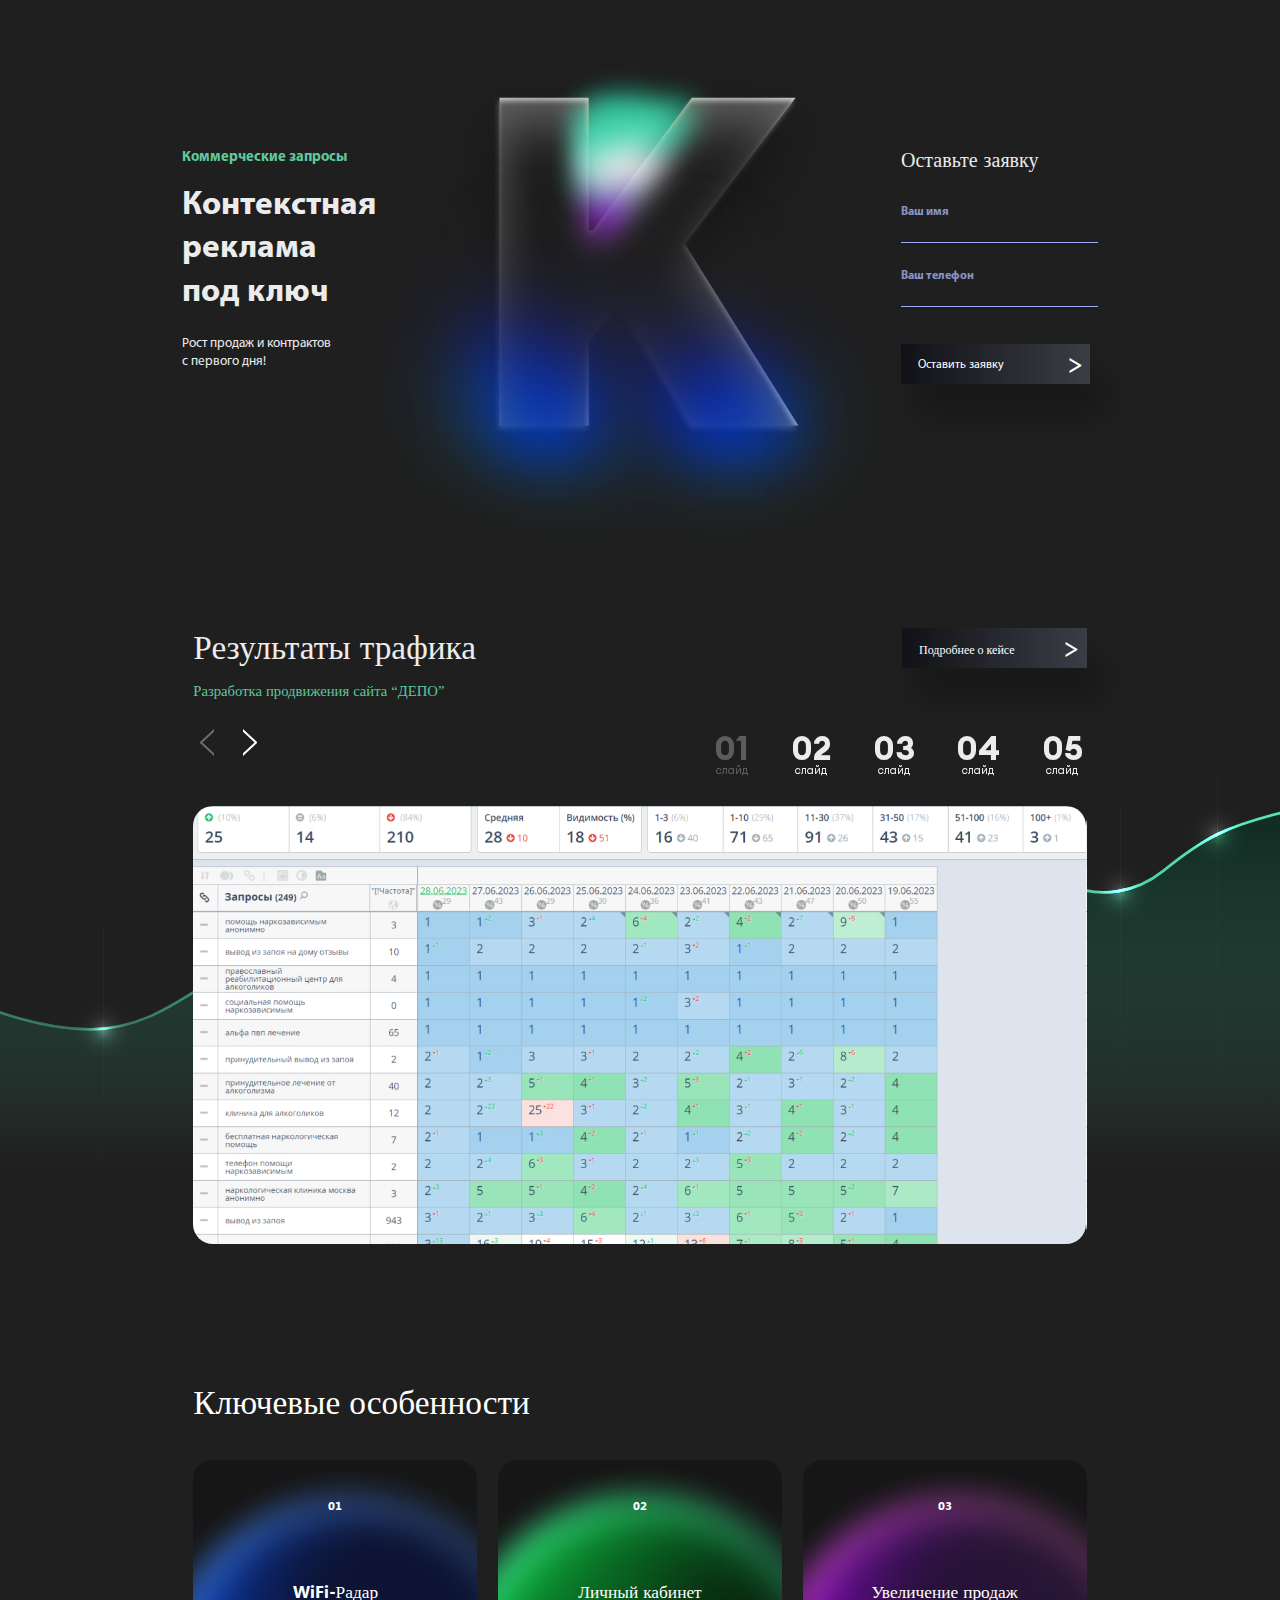
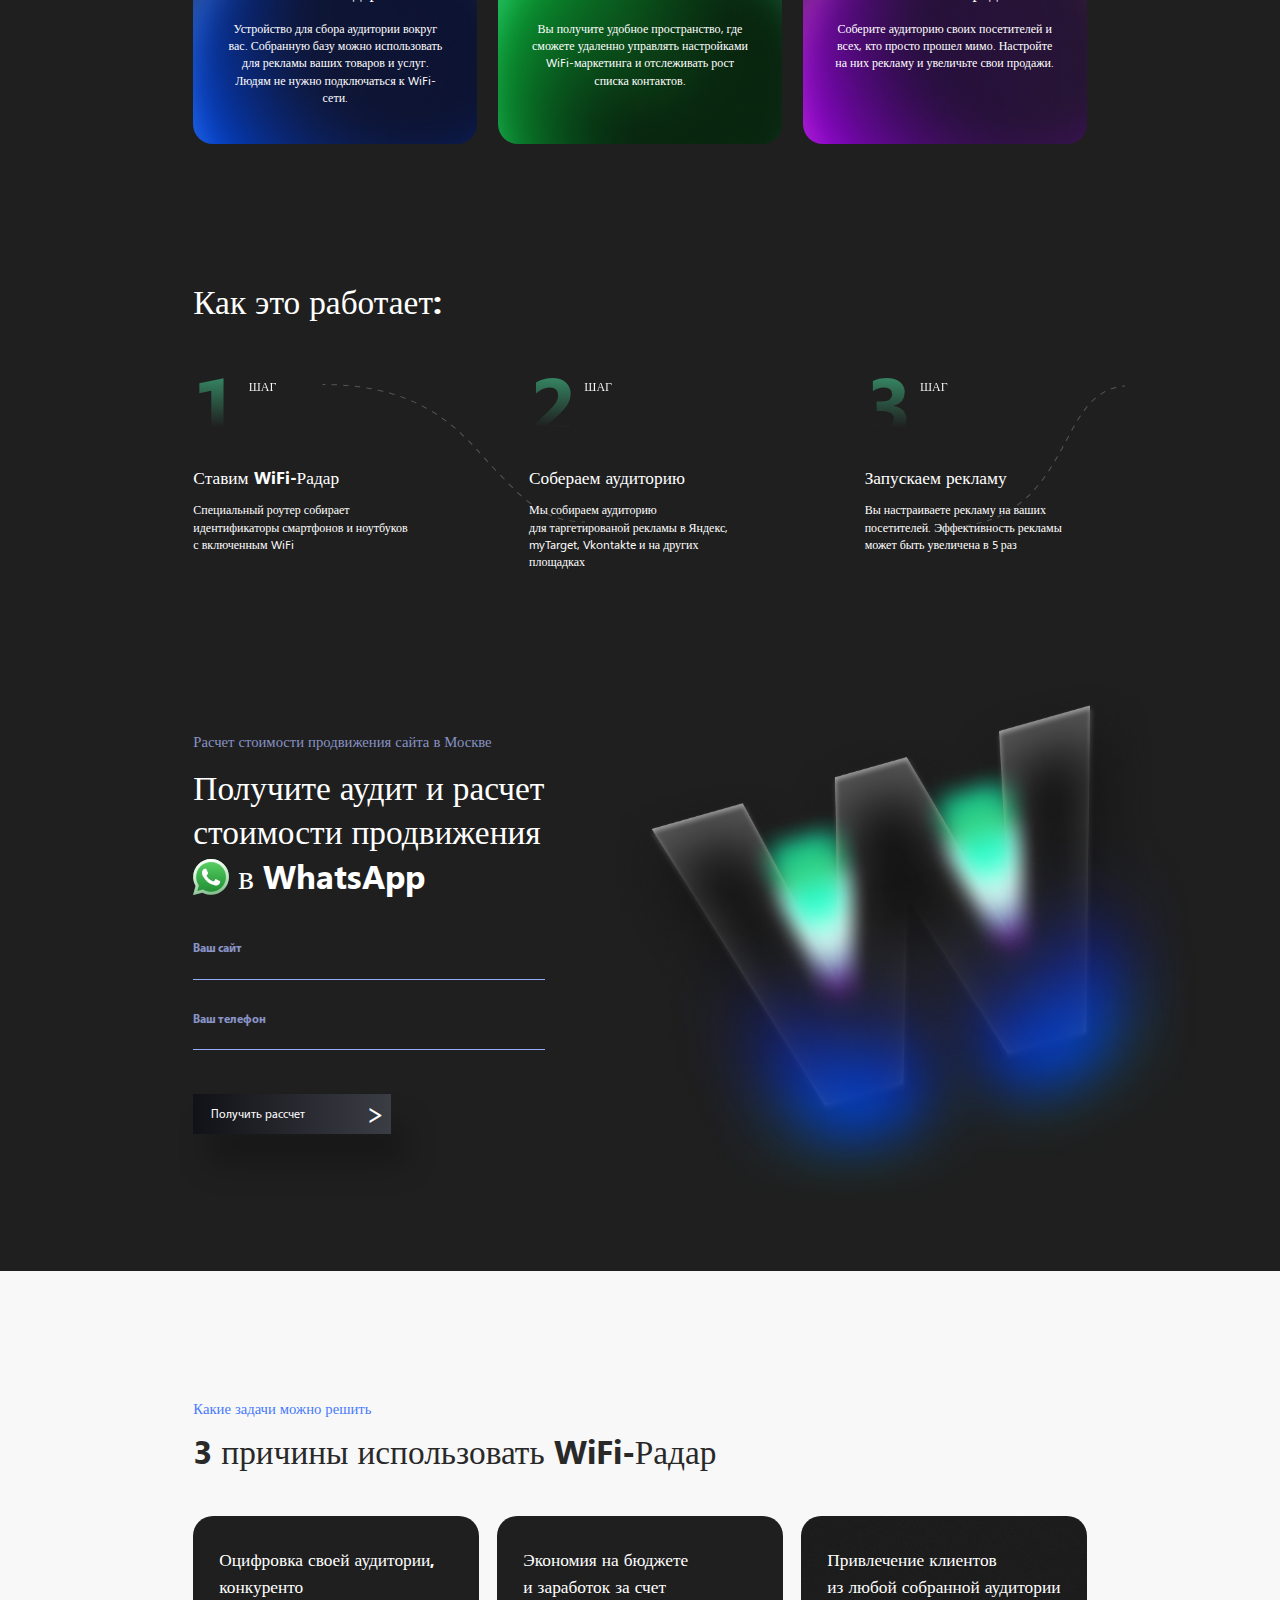
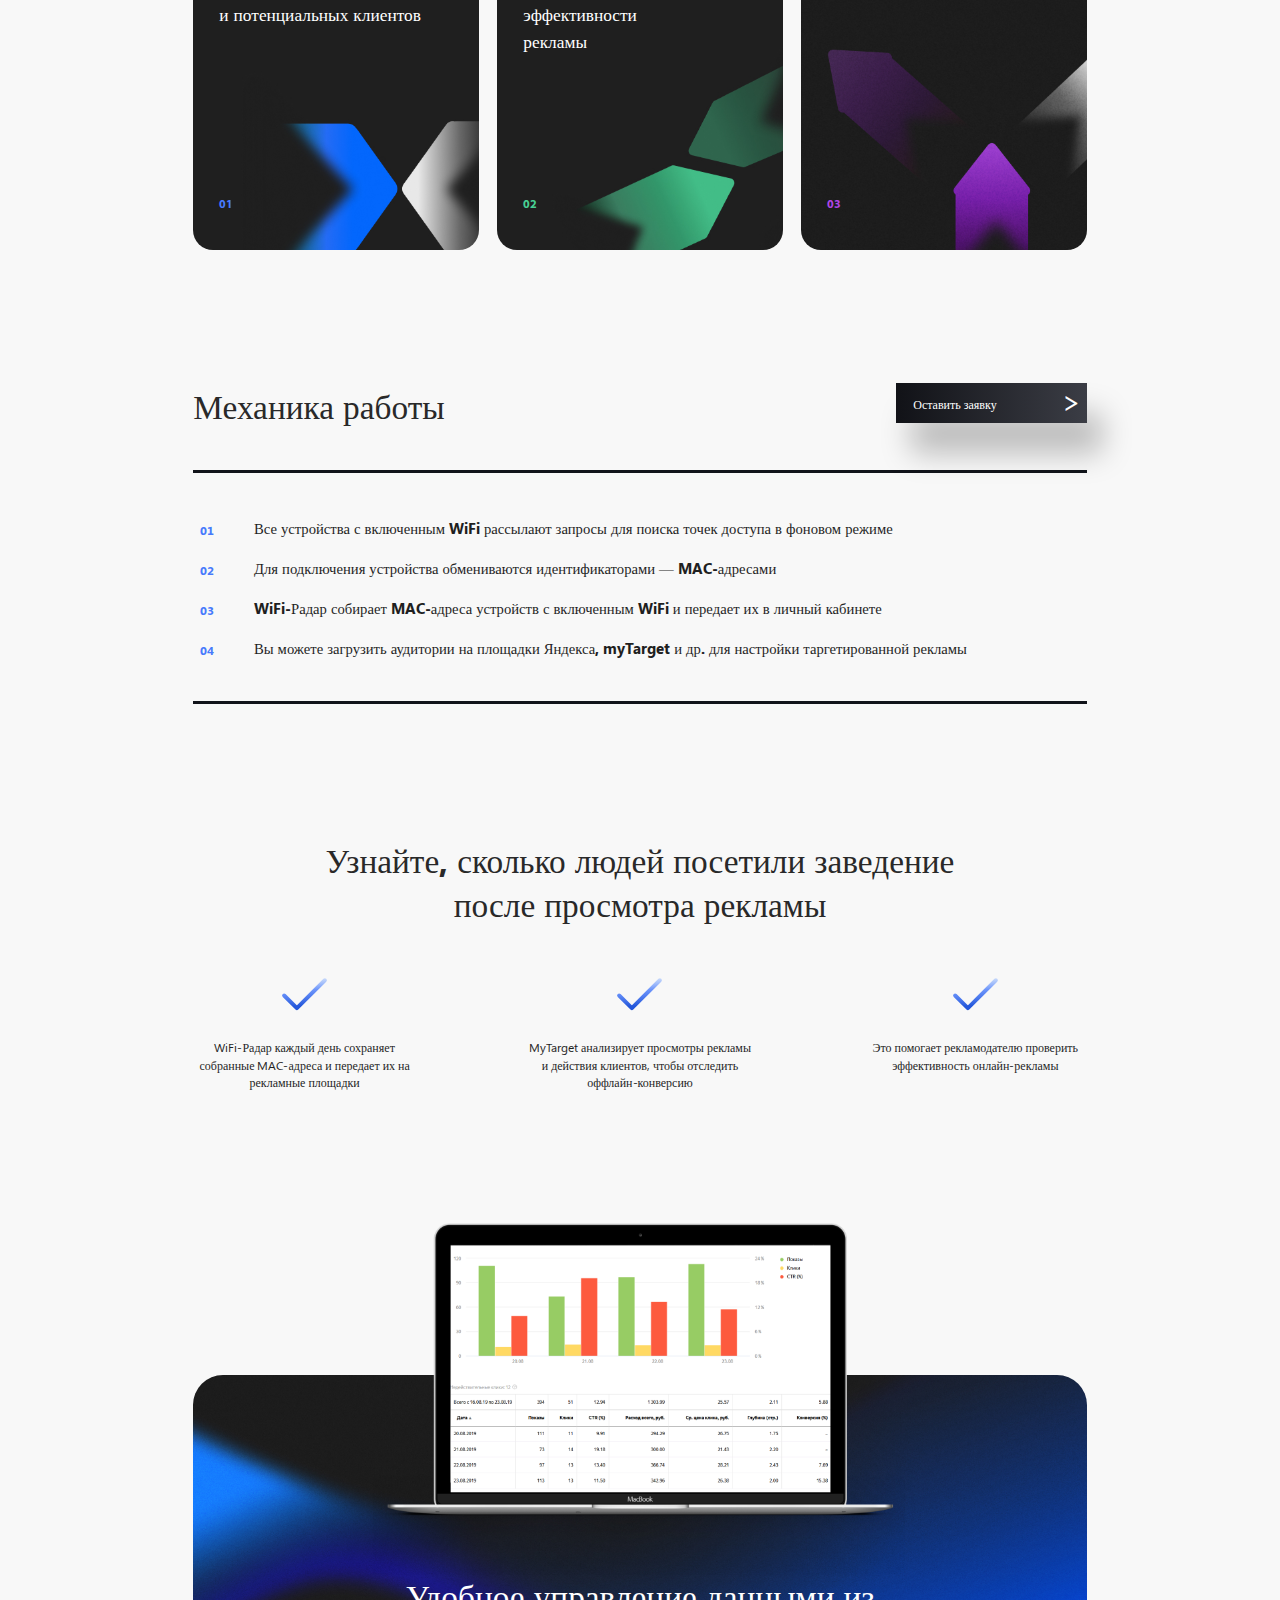
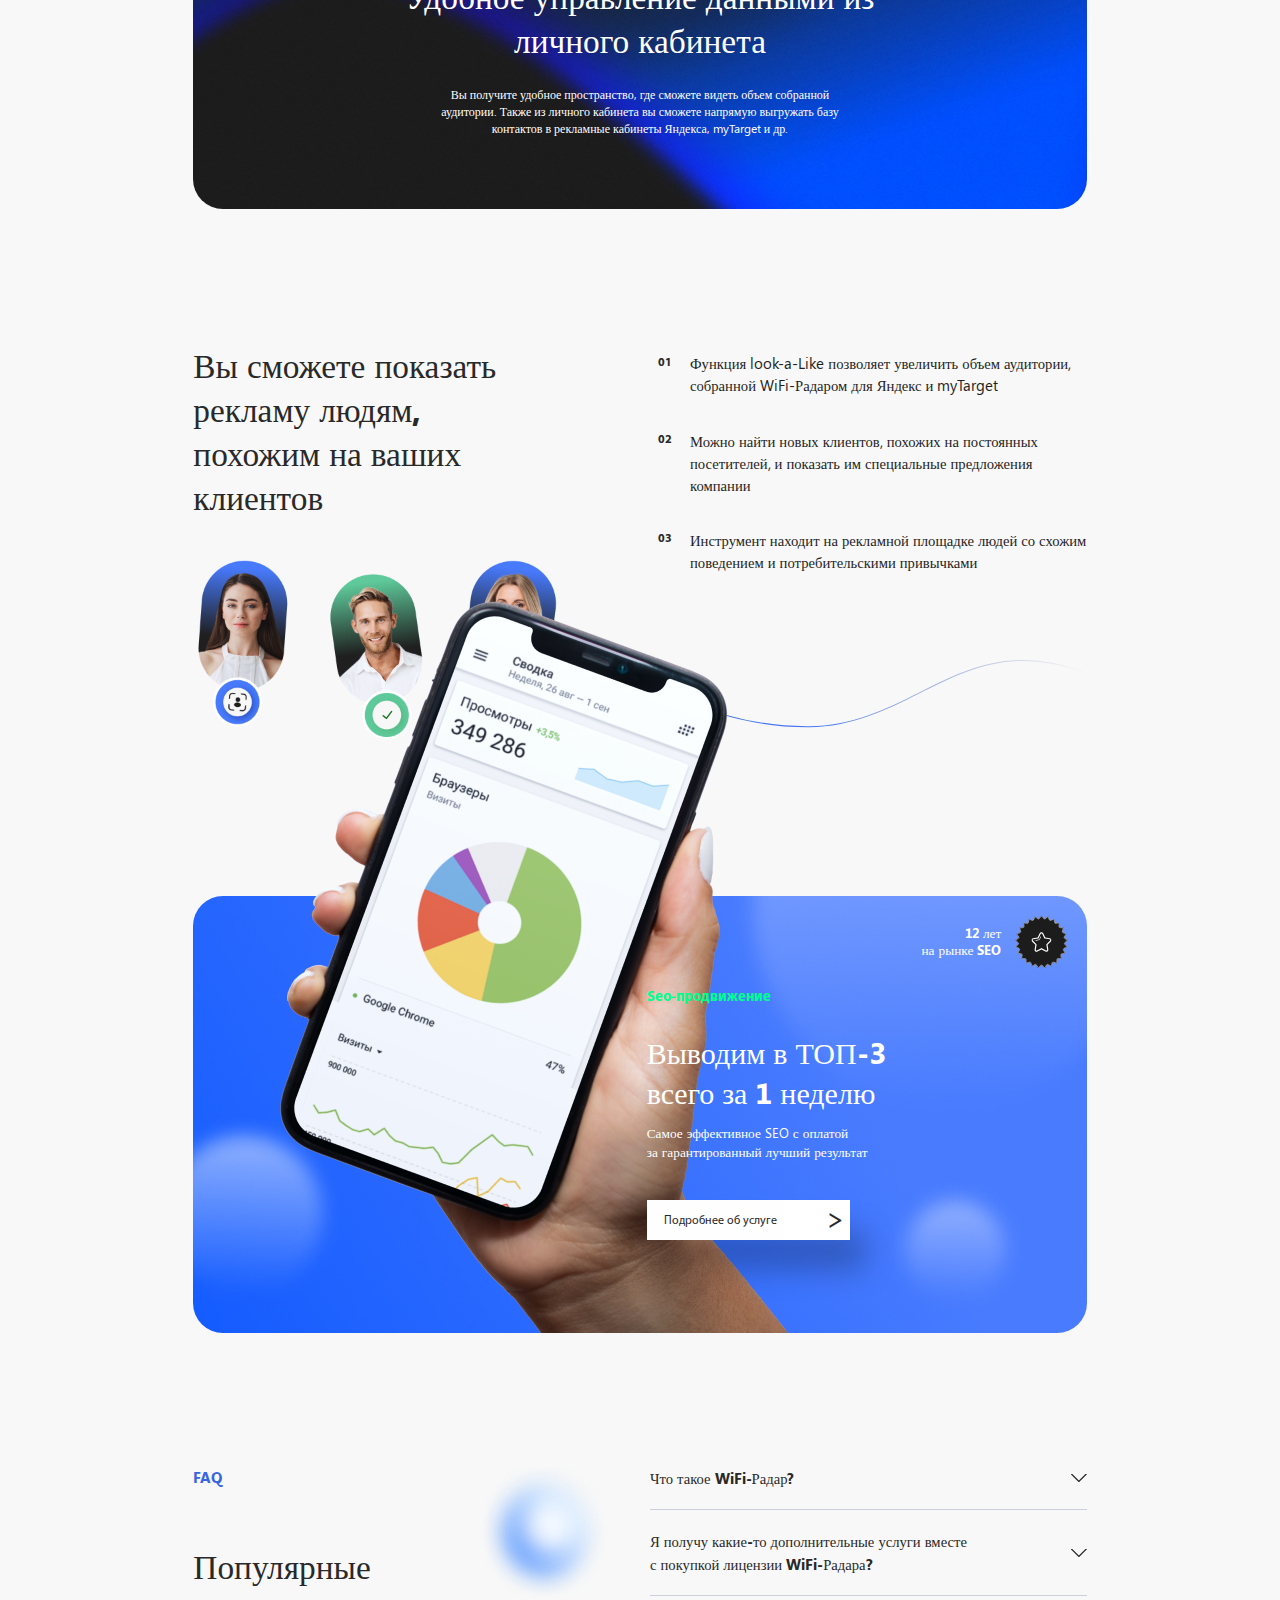
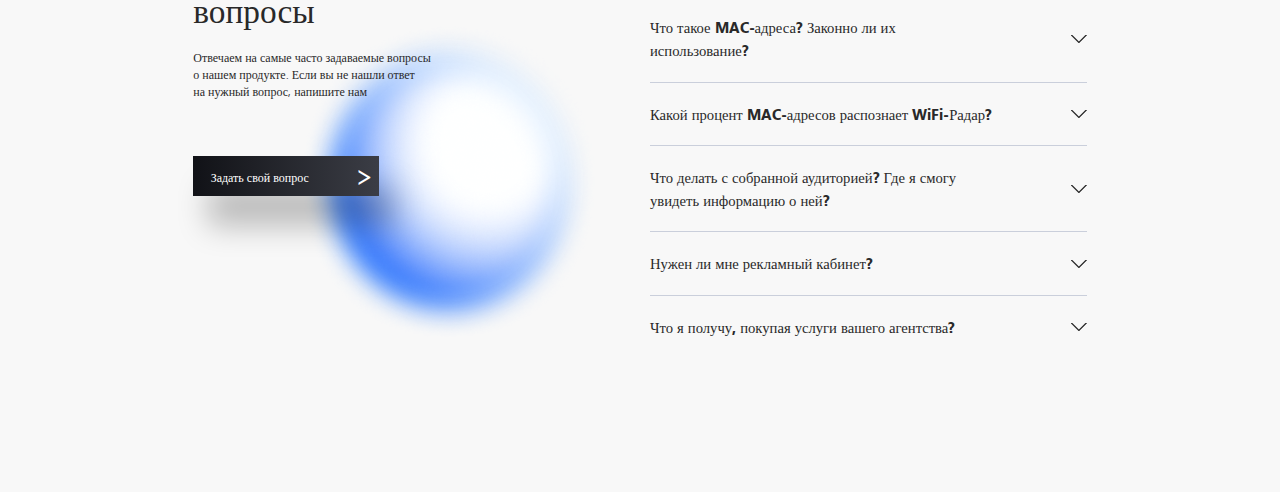
<file: traps.html>
<!DOCTYPE html>
<html lang="ru">
<head>
    <meta charset="UTF-8">
    <meta name="viewport" content="width=device-width, initial-scale=1.0, shrink-to-fit=no">
    <meta name="description" content="another website">
    <title>Request</title>

    <link rel="stylesheet" href="css/swiper-bundle.min.css">
    <link rel="stylesheet" href="font/stylesheet.css">
    <link rel="stylesheet" href="css/style.css">
</head>
<body>

<header class="header" id="header">
    <div class="container">
    </div>
</header>

<main>

    <section class="baner">
        <div class="container">
            <div class="baner-left">
                <div class="baner-left__subtitle">Коммерческие запросы</div>
                <div class="baner-left__title">Контекстная реклама<br>под ключ</div>
                <div class="baner-left__text">Рост продаж и контрактов<br>с первого дня!</div>
            </div>
            <div class="baner-center letter-k">
                <img src="./img/traps/baner-word-k.svg" alt="">
            </div>
            <div class="baner-right">
                <div class="baner-right-form__title">Оставьте заявку</div>
                <form action="" class="baner__form">
                    <label class="baner__form-item">
                        <span>Ваш имя</span>
                        <input type="text" class="input">
                    </label>
                    <label class="baner__form-item">
                        <span>Ваш телефон</span>
                        <input type="tel" class="input">
                    </label>
                    <button type="submit" class="btn">Оставить заявку</button>
                </form>
            </div>
        </div>
    </section>

    <section class="our-cases full-black">
        <div class="our-cases-back">
            <img class="desktop" src="./img/main/our-cases-graph1.svg" alt="">
            <img class="mobile" src="./img/main/our-cases-graph1m.svg" alt="">
        </div>
        <div class="container">
            <div class="our-cases-top">
                <div class="main-title">Результаты трафика</div>
                <div class="our-cases-bottom__text mobile">Разработка продвижения сайта “ДЕПО” </div>
                <a href="" class="btn">Подробнее о кейсе</a>
            </div>
            <div class="our-cases-bottom">
                <div class="our-cases-bottom__text desktop">Разработка продвижения сайта “ДЕПО” </div>
                <div class="swiper our-cases-swiper1">
                    <div class="swiper-wrapper">
                      <div class="swiper-slide">
                        <div class="our-cases-slide">
                            <img src="./img/main/our-cases-img.jpg" alt="">
                        </div>
                      </div>
                      <div class="swiper-slide">
                        <div class="our-cases-slide">
                            <img src="./img/main/our-cases-img.jpg" alt="">
                        </div>
                      </div>
                      <div class="swiper-slide">
                        <div class="our-cases-slide">
                            <img src="./img/main/our-cases-img.jpg" alt="">
                        </div>
                      </div>
                      <div class="swiper-slide">
                        <div class="our-cases-slide">
                            <img src="./img/main/our-cases-img.jpg" alt="">
                        </div>
                      </div>
                      <div class="swiper-slide">
                        <div class="our-cases-slide">
                            <img src="./img/main/our-cases-img.jpg" alt="">
                        </div>
                      </div>
                    </div>
                    <div class="swiper-pagination-container our-cases-pagination-container"><div class="swiper-pagination our-cases-pagination"></div></div>
                    <div class="swiper-button-prev our-cases-button-prev"></div>
                    <div class="swiper-button-next our-cases-button-next"></div>
                </div>
            </div>
        </div>
    </section>

    <section class="key-features trap">
        <div class="container">
            <div class="main-title">Ключевые особенности</div>
            <div class="key-features-container">
                <div class="key-features-item">
                    <div class="key-features-item__number">01</div>
                    <div class="key-features-item__title">WiFi-Радар</div>
                    <div class="key-features-item__subtitle">Устройство для сбора аудитории вокруг вас. Собранную базу можно использовать для рекламы ваших товаров и услуг. Людям не нужно подключаться к WiFi-сети.</div>
                </div>
                <div class="key-features-item">
                    <div class="key-features-item__number">02</div>
                    <div class="key-features-item__title">Личный кабинет</div>
                    <div class="key-features-item__subtitle">Вы получите удобное пространство, где сможете удаленно управлять настройками WiFi-маркетинга и отслеживать рост списка контактов.</div>
                </div>
                <div class="key-features-item">
                    <div class="key-features-item__number">03</div>
                    <div class="key-features-item__title">Увеличение продаж</div>
                    <div class="key-features-item__subtitle">Соберите аудиторию своих посетителей и всех, кто просто прошел мимо. Настройте на них рекламу и увеличьте свои продажи.</div>
                </div>
            </div>
        </div>
    </section>

    <section class="how-it-works trap">
        <div class="container">
            <div class="main-title">Как это работает:</div>
            <svg xmlns="http://www.w3.org/2000/svg" width="804" height="144" viewBox="0 0 804 144" fill="none">
                <path d="M172 84.5L172.357 84.1498L172 84.5ZM262.5 138.508C262.776 138.508 263 138.284 263 138.008C263 137.732 262.776 137.508 262.5 137.508V138.508ZM677.5 132L677.717 132.451L677.5 132ZM625 142.5C624.724 142.5 624.5 142.724 624.5 143C624.5 143.276 624.724 143.5 625 143.5V142.5ZM2.97206 1.00967C3.24819 1.01184 3.4738 0.789743 3.47597 0.513609C3.47813 0.237475 3.25604 0.0118675 2.9799 0.00970036L2.97206 1.00967ZM9.78943 0.138565C9.51341 0.130229 9.2829 0.347227 9.27456 0.623243C9.26622 0.89926 9.48322 1.12977 9.75924 1.13811L9.78943 0.138565ZM14.6526 1.32695C14.9284 1.33994 15.1625 1.12686 15.1755 0.851021C15.1885 0.575184 14.9754 0.341043 14.6996 0.328053L14.6526 1.32695ZM21.4926 0.730489C21.2171 0.710761 20.9779 0.918054 20.9581 1.19349C20.9384 1.46893 21.1457 1.70821 21.4211 1.72793L21.4926 0.730489ZM26.2933 2.12179C26.5683 2.1466 26.8114 1.94375 26.8362 1.66873C26.861 1.3937 26.6581 1.15064 26.3831 1.12584L26.2933 2.12179ZM33.181 1.83028C32.9067 1.7981 32.6583 1.99434 32.6261 2.2686C32.594 2.54286 32.7902 2.79128 33.0645 2.82347L33.181 1.83028ZM37.8572 3.43404C38.1308 3.47168 38.3831 3.28043 38.4207 3.00687C38.4583 2.7333 38.2671 2.48102 37.9935 2.44338L37.8572 3.43404ZM44.7744 3.4775C44.5021 3.43182 44.2443 3.61556 44.1986 3.8879C44.1529 4.16024 44.3367 4.41804 44.609 4.46372L44.7744 3.4775ZM49.3946 5.32001C49.6659 5.37164 49.9276 5.19358 49.9793 4.92231C50.0309 4.65103 49.8528 4.38927 49.5816 4.33765L49.3946 5.32001ZM56.2615 5.71861C55.9921 5.65837 55.7248 5.82801 55.6645 6.0975C55.6043 6.36699 55.7739 6.63429 56.0434 6.69453L56.2615 5.71861ZM60.7858 7.81364C61.0538 7.88027 61.325 7.71705 61.3917 7.44906C61.4583 7.18108 61.2951 6.90982 61.0271 6.84319L60.7858 7.81364ZM67.6391 8.60812C67.3736 8.53228 67.0969 8.68604 67.021 8.95156C66.9452 9.21708 67.0989 9.49382 67.3645 9.56966L67.6391 8.60812ZM72.0135 10.9617C72.277 11.0443 72.5576 10.8977 72.6402 10.6342C72.7228 10.3707 72.5761 10.0901 72.3126 10.0075L72.0135 10.9617ZM78.7952 12.1708C78.5349 12.0786 78.2491 12.2148 78.1569 12.475C78.0646 12.7353 78.2008 13.0211 78.4611 13.1134L78.7952 12.1708ZM83.0131 14.7966C83.2708 14.8959 83.5601 14.7675 83.6594 14.5098C83.7587 14.2521 83.6303 13.9628 83.3727 13.8635L83.0131 14.7966ZM89.708 16.4473C89.4544 16.338 89.1602 16.455 89.051 16.7086C88.9417 16.9622 89.0587 17.2564 89.3123 17.3656L89.708 16.4473ZM93.7575 19.3566C94.0079 19.473 94.3053 19.3645 94.4218 19.1141C94.5382 18.8637 94.4297 18.5664 94.1793 18.4499L93.7575 19.3566ZM100.321 21.4594C100.076 21.3329 99.7743 21.4293 99.6477 21.6747C99.5212 21.9202 99.6176 22.2217 99.8631 22.3482L100.321 21.4594ZM104.147 24.6363C104.389 24.77 104.693 24.6824 104.827 24.4407C104.961 24.1991 104.873 23.8949 104.631 23.7612L104.147 24.6363ZM110.55 27.1948C110.314 27.0513 110.006 27.1263 109.863 27.3623C109.719 27.5982 109.794 27.9058 110.03 28.0492L110.55 27.1948ZM114.14 30.6309C114.372 30.7812 114.681 30.7153 114.831 30.4836C114.982 30.2519 114.916 29.9423 114.684 29.792L114.14 30.6309ZM120.349 33.6331C120.124 33.4735 119.812 33.5269 119.652 33.7523C119.493 33.9777 119.546 34.2897 119.772 34.4493L120.349 33.6331ZM123.694 37.3104C123.915 37.4763 124.228 37.4318 124.394 37.211C124.56 36.9902 124.515 36.6768 124.294 36.5109L123.694 37.3104ZM129.685 40.7267C129.471 40.5525 129.156 40.5849 128.982 40.7991C128.808 41.0134 128.84 41.3283 129.054 41.5025L129.685 40.7267ZM132.783 44.6177C132.993 44.7975 133.308 44.7733 133.488 44.5637C133.668 44.3541 133.644 44.0384 133.434 43.8587L132.783 44.6177ZM138.544 48.3996C138.341 48.2127 138.025 48.226 137.838 48.4292C137.651 48.6325 137.664 48.9488 137.867 49.1357L138.544 48.3996ZM141.408 52.4681C141.607 52.6596 141.924 52.6536 142.115 52.4546C142.307 52.2556 142.301 51.9391 142.102 51.7476L141.408 52.4681ZM146.949 56.5502C146.755 56.3531 146.439 56.3502 146.242 56.5437C146.045 56.7371 146.042 57.0537 146.235 57.2507L146.949 56.5502ZM149.613 60.7527C149.803 60.953 150.12 60.9614 150.32 60.7713C150.52 60.5813 150.529 60.2648 150.339 60.0645L149.613 60.7527ZM154.999 65.0779C154.813 64.874 154.497 64.8596 154.293 65.0459C154.089 65.2321 154.075 65.5483 154.261 65.7522L154.999 65.0779ZM157.526 69.3617C157.711 69.5672 158.027 69.5843 158.232 69.3998C158.438 69.2154 158.455 68.8993 158.271 68.6938L157.526 69.3617ZM162.814 73.7827C162.63 73.5766 162.314 73.5585 162.108 73.7423C161.902 73.926 161.884 74.2421 162.068 74.4482L162.814 73.7827ZM165.325 78.0831C165.51 78.288 165.826 78.3042 166.031 78.1191C166.236 77.9341 166.252 77.6179 166.067 77.4129L165.325 78.0831ZM170.683 82.4153C170.493 82.2152 170.176 82.2072 169.976 82.3975C169.776 82.5877 169.768 82.9042 169.958 83.1043L170.683 82.4153ZM173.399 86.6497C173.591 86.8478 173.907 86.8526 174.106 86.6603C174.304 86.468 174.309 86.1514 174.116 85.9532L173.399 86.6497ZM179.006 91.0395C178.815 90.8399 178.498 90.8327 178.299 91.0235C178.099 91.2143 178.092 91.5308 178.283 91.7304L179.006 91.0395ZM181.763 95.3701C181.954 95.5695 182.27 95.5763 182.469 95.3853C182.669 95.1942 182.676 94.8777 182.485 94.6783L181.763 95.3701ZM187.382 99.7436C187.188 99.5463 186.872 99.5429 186.674 99.7361C186.477 99.9293 186.474 100.246 186.667 100.443L187.382 99.7436ZM190.218 104.024C190.414 104.218 190.731 104.217 190.925 104.021C191.12 103.826 191.119 103.509 190.923 103.314L190.218 104.024ZM195.981 108.206C195.779 108.017 195.463 108.027 195.274 108.228C195.085 108.43 195.095 108.746 195.296 108.935L195.981 108.206ZM199.022 112.343C199.229 112.526 199.545 112.508 199.728 112.301C199.912 112.095 199.893 111.779 199.687 111.596L199.022 112.343ZM205.04 116.148C204.825 115.974 204.51 116.007 204.336 116.222C204.162 116.436 204.196 116.751 204.41 116.925L205.04 116.148ZM208.398 120.031C208.62 120.196 208.933 120.15 209.098 119.929C209.264 119.708 209.218 119.395 208.997 119.229L208.398 120.031ZM214.746 123.253C214.515 123.102 214.205 123.167 214.054 123.399C213.903 123.63 213.968 123.94 214.199 124.091L214.746 123.253ZM218.505 126.749C218.744 126.888 219.05 126.807 219.189 126.569C219.328 126.33 219.247 126.024 219.008 125.885L218.505 126.749ZM225.195 129.178C224.946 129.058 224.647 129.162 224.527 129.411C224.407 129.66 224.511 129.959 224.76 130.079L225.195 129.178ZM229.385 132.147C229.641 132.252 229.933 132.131 230.038 131.875C230.143 131.62 230.022 131.328 229.766 131.222L229.385 132.147ZM236.351 133.614C236.088 133.531 235.807 133.677 235.724 133.941C235.641 134.204 235.787 134.485 236.051 134.568L236.351 133.614ZM240.921 135.942C241.189 136.009 241.46 135.846 241.527 135.578C241.594 135.31 241.431 135.038 241.163 134.972L240.921 135.942ZM248.026 136.377C247.753 136.333 247.497 136.518 247.453 136.791C247.409 137.063 247.594 137.32 247.867 137.364L248.026 136.377ZM252.884 138.025C253.159 138.053 253.405 137.853 253.433 137.579C253.461 137.304 253.261 137.059 252.987 137.03L252.884 138.025ZM259.981 137.476C259.705 137.469 259.475 137.687 259.468 137.963C259.461 138.239 259.679 138.468 259.955 138.475L259.981 137.476ZM627.26 143.479C627.537 143.474 627.756 143.246 627.751 142.97C627.746 142.694 627.518 142.474 627.242 142.479L627.26 143.479ZM633.517 142.209C633.241 142.227 633.033 142.466 633.051 142.741C633.07 143.017 633.308 143.225 633.584 143.206L633.517 142.209ZM638.088 142.828C638.363 142.8 638.563 142.555 638.536 142.28C638.508 142.006 638.263 141.805 637.988 141.833L638.088 142.828ZM644.223 141.063C643.95 141.103 643.761 141.357 643.801 141.63C643.841 141.903 644.094 142.092 644.368 142.052L644.223 141.063ZM648.829 141.327C649.101 141.278 649.282 141.019 649.233 140.747C649.184 140.475 648.925 140.294 648.653 140.343L648.829 141.327ZM654.809 139.096C654.54 139.157 654.371 139.425 654.432 139.694C654.493 139.964 654.76 140.132 655.03 140.071L654.809 139.096ZM659.423 138.998C659.69 138.928 659.85 138.655 659.779 138.388C659.709 138.121 659.436 137.961 659.169 138.031L659.423 138.998ZM665.199 136.283C664.936 136.367 664.791 136.648 664.875 136.911C664.959 137.174 665.24 137.319 665.503 137.236L665.199 136.283ZM669.784 135.774C670.044 135.679 670.177 135.392 670.082 135.133C669.988 134.873 669.701 134.74 669.441 134.835L669.784 135.774ZM675.256 132.488C675.004 132.601 674.891 132.897 675.003 133.149C675.116 133.401 675.411 133.514 675.664 133.402L675.256 132.488ZM679.935 131.353C680.181 131.228 680.279 130.927 680.154 130.68C680.029 130.434 679.728 130.336 679.482 130.461L679.935 131.353ZM685.429 127.205C685.191 127.345 685.111 127.652 685.251 127.89C685.391 128.128 685.698 128.207 685.936 128.067L685.429 127.205ZM690.085 125.502C690.316 125.351 690.382 125.042 690.232 124.81C690.081 124.579 689.771 124.513 689.54 124.663L690.085 125.502ZM695.114 120.79C694.893 120.955 694.846 121.268 695.011 121.49C695.175 121.712 695.488 121.758 695.71 121.594L695.114 120.79ZM699.582 118.586C699.796 118.412 699.829 118.097 699.654 117.883C699.48 117.668 699.165 117.636 698.951 117.81L699.582 118.586ZM704.084 113.374C703.881 113.56 703.867 113.877 704.054 114.08C704.241 114.284 704.557 114.297 704.761 114.11L704.084 113.374ZM708.293 110.731C708.489 110.536 708.489 110.219 708.294 110.024C708.099 109.828 707.783 109.827 707.587 110.022L708.293 110.731ZM712.261 105.099C712.077 105.304 712.093 105.62 712.299 105.805C712.504 105.989 712.82 105.972 713.005 105.767L712.261 105.099ZM716.203 102.076C716.38 101.864 716.352 101.549 716.14 101.372C715.928 101.195 715.612 101.223 715.435 101.435L716.203 102.076ZM719.667 96.1179C719.5 96.3378 719.543 96.6515 719.763 96.8184C719.983 96.9854 720.296 96.9424 720.463 96.7224L719.667 96.1179ZM723.354 92.7903C723.514 92.5654 723.461 92.2532 723.237 92.0929C723.012 91.9327 722.699 91.9851 722.539 92.21L723.354 92.7903ZM726.379 86.5962C726.227 86.8269 726.291 87.1369 726.522 87.2887C726.753 87.4404 727.063 87.3764 727.215 87.1456L726.379 86.5962ZM729.849 83.0346C729.996 82.8005 729.925 82.492 729.69 82.3456C729.456 82.1992 729.148 82.2704 729.001 82.5045L729.849 83.0346ZM732.527 76.6866C732.387 76.9246 732.466 77.231 732.704 77.3711C732.942 77.5111 733.248 77.4317 733.388 77.1937L732.527 76.6866ZM735.831 72.966C735.967 72.7259 735.883 72.4207 735.643 72.2843C735.403 72.1479 735.098 72.232 734.962 72.4721L735.831 72.966ZM738.274 66.5241C738.142 66.7663 738.231 67.0702 738.473 67.2028C738.715 67.3354 739.019 67.2466 739.152 67.0044L738.274 66.5241ZM741.479 62.7169C741.61 62.4738 741.519 62.1706 741.276 62.0396C741.033 61.9086 740.729 61.9995 740.598 62.2426L741.479 62.7169ZM743.817 56.2366C743.687 56.4801 743.779 56.7831 744.022 56.9134C744.266 57.0436 744.569 56.9518 744.699 56.7083L743.817 56.2366ZM747.003 52.4135C747.133 52.1703 747.043 51.8671 746.799 51.7361C746.556 51.6052 746.253 51.6961 746.122 51.9392L747.003 52.4135ZM749.387 45.9519C749.253 46.1934 749.341 46.4977 749.582 46.6316C749.824 46.7654 750.128 46.6782 750.262 46.4366L749.387 45.9519ZM752.651 42.1955C752.789 41.956 752.706 41.6504 752.466 41.513C752.227 41.3756 751.921 41.4583 751.784 41.6978L752.651 42.1955ZM755.265 35.8287C755.12 36.0638 755.194 36.3718 755.429 36.5166C755.664 36.6614 755.972 36.5882 756.117 36.353L755.265 35.8287ZM758.725 32.2529C758.877 32.0223 758.813 31.7122 758.583 31.5603C758.352 31.4083 758.042 31.4721 757.89 31.7027L758.725 32.2529ZM761.811 26.0882C761.646 26.3098 761.692 26.623 761.914 26.7878C762.135 26.9526 762.448 26.9065 762.613 26.6849L761.811 26.0882ZM765.599 22.8736C765.775 22.6608 765.745 22.3456 765.533 22.1696C765.32 21.9935 765.005 22.0232 764.829 22.236L765.599 22.8736ZM769.433 17.1419C769.238 17.3378 769.24 17.6544 769.435 17.849C769.631 18.0436 769.948 18.0426 770.143 17.8467L769.433 17.1419ZM773.673 14.5544C773.882 14.3742 773.906 14.0585 773.725 13.8492C773.545 13.6399 773.23 13.6163 773.02 13.7964L773.673 14.5544ZM778.496 9.64304C778.266 9.79536 778.203 10.1056 778.355 10.3359C778.507 10.5662 778.817 10.6295 779.048 10.4772L778.496 9.64304ZM783.193 8.01973C783.437 7.89097 783.531 7.58855 783.402 7.34427C783.273 7.09998 782.971 7.00633 782.727 7.13509L783.193 8.01973ZM789.017 4.37343C788.757 4.46614 788.621 4.75216 788.714 5.01227C788.806 5.27239 789.092 5.40809 789.352 5.31538L789.017 4.37343ZM793.963 3.92738C794.231 3.86085 794.394 3.58966 794.328 3.32165C794.261 3.05364 793.99 2.89031 793.722 2.95684L793.963 3.92738ZM800.478 1.7383C800.203 1.77032 800.007 2.01863 800.039 2.29291C800.071 2.56719 800.319 2.76358 800.594 2.73155L800.478 1.7383ZM0.5 1C1.32827 1 2.15228 1.00324 2.97206 1.00967L2.9799 0.00970036C2.1575 0.00324589 1.33087 0 0.5 0V1ZM9.75924 1.13811C11.4081 1.1879 13.0391 1.25096 14.6526 1.32695L14.6996 0.328053C13.0805 0.251802 11.4438 0.188529 9.78943 0.138565L9.75924 1.13811ZM21.4211 1.72793C23.0641 1.84561 24.688 1.97703 26.2933 2.12179L26.3831 1.12584C24.7717 0.980511 23.1416 0.8486 21.4926 0.730489L21.4211 1.72793ZM33.0645 2.82347C34.6818 3.01324 36.2792 3.21691 37.8572 3.43404L37.9935 2.44338C36.4089 2.22534 34.8049 2.02083 33.181 1.83028L33.0645 2.82347ZM44.609 4.46372C46.2255 4.73486 47.8206 5.02047 49.3946 5.32001L49.5816 4.33765C48.0004 4.03673 46.3981 3.74984 44.7744 3.4775L44.609 4.46372ZM56.0434 6.69453C57.647 7.05298 59.2277 7.42622 60.7858 7.81364L61.0271 6.84319C59.4612 6.45385 57.8729 6.07878 56.2615 5.71861L56.0434 6.69453ZM67.3645 9.56966C68.9382 10.0192 70.4877 10.4835 72.0135 10.9617L72.3126 10.0075C70.7787 9.52668 69.221 9.05998 67.6391 8.60812L67.3645 9.56966ZM78.4611 13.1134C80.0038 13.6602 81.5209 14.2216 83.0131 14.7966L83.3727 13.8635C81.872 13.2852 80.3464 12.7207 78.7952 12.1708L78.4611 13.1134ZM89.3123 17.3656C90.8208 18.0156 92.3023 18.6796 93.7575 19.3566L94.1793 18.4499C92.7155 17.7689 91.2253 17.101 89.708 16.4473L89.3123 17.3656ZM99.8631 22.3482C101.319 23.0986 102.747 23.8616 104.147 24.6363L104.631 23.7612C103.222 22.9819 101.786 22.2142 100.321 21.4594L99.8631 22.3482ZM110.03 28.0492C111.428 28.8993 112.798 29.7603 114.14 30.6309L114.684 29.792C113.334 28.9162 111.956 28.0499 110.55 27.1948L110.03 28.0492ZM119.772 34.4493C121.108 35.395 122.415 36.3493 123.694 37.3104L124.294 36.5109C123.008 35.5443 121.693 34.5844 120.349 33.6331L119.772 34.4493ZM129.054 41.5025C130.326 42.5365 131.568 43.5756 132.783 44.6177L133.434 43.8587C132.213 42.8111 130.964 41.7664 129.685 40.7267L129.054 41.5025ZM137.867 49.1357C139.076 50.247 140.256 51.3586 141.408 52.4681L142.102 51.7476C140.944 50.6331 139.759 49.5163 138.544 48.3996L137.867 49.1357ZM146.235 57.2507C147.388 58.4252 148.514 59.5934 149.613 60.7527L150.339 60.0645C149.236 58.9015 148.106 57.7291 146.949 56.5502L146.235 57.2507ZM154.261 65.7522C155.375 66.972 156.462 68.1763 157.526 69.3617L158.271 68.6938C157.205 67.5069 156.116 66.3003 154.999 65.0779L154.261 65.7522ZM162.068 74.4482C163.176 75.6911 164.261 76.9045 165.325 78.0831L166.067 77.4129C165.005 76.2368 163.922 75.0252 162.814 73.7827L162.068 74.4482ZM169.958 83.1043C170.524 83.6996 171.086 84.2819 171.643 84.8502L172.357 84.1498C171.803 83.5857 171.246 83.0073 170.683 82.4153L169.958 83.1043ZM171.643 84.8502C172.229 85.4471 172.814 86.0471 173.399 86.6497L174.116 85.9532C173.53 85.3495 172.944 84.7482 172.357 84.1498L171.643 84.8502ZM178.283 91.7304C179.439 92.9403 180.598 94.1552 181.763 95.3701L182.485 94.6783C181.321 93.464 180.163 92.2501 179.006 91.0395L178.283 91.7304ZM186.667 100.443C187.841 101.643 189.024 102.838 190.218 104.024L190.923 103.314C189.733 102.132 188.553 100.941 187.382 99.7436L186.667 100.443ZM195.296 108.935C196.523 110.086 197.764 111.223 199.022 112.343L199.687 111.596C198.436 110.483 197.201 109.352 195.981 108.206L195.296 108.935ZM204.41 116.925C205.718 117.984 207.047 119.021 208.398 120.031L208.997 119.229C207.656 118.228 206.338 117.2 205.04 116.148L204.41 116.925ZM214.199 124.091C215.608 125.01 217.042 125.897 218.505 126.749L219.008 125.885C217.561 125.042 216.141 124.163 214.746 123.253L214.199 124.091ZM224.76 130.079C226.271 130.808 227.812 131.499 229.385 132.147L229.766 131.222C228.211 130.582 226.688 129.899 225.195 129.178L224.76 130.079ZM236.051 134.568C237.641 135.07 239.264 135.529 240.921 135.942L241.163 134.972C239.526 134.563 237.923 134.11 236.351 133.614L236.051 134.568ZM247.867 137.364C249.507 137.629 251.179 137.85 252.884 138.025L252.987 137.03C251.3 136.857 249.647 136.639 248.026 136.377L247.867 137.364ZM259.955 138.475C260.796 138.497 261.644 138.508 262.5 138.508V137.508C261.652 137.508 260.813 137.497 259.981 137.476L259.955 138.475ZM625 143.5C625.752 143.5 626.506 143.493 627.26 143.479L627.242 142.479C626.493 142.493 625.746 142.5 625 142.5V143.5ZM633.584 143.206C635.087 143.105 636.59 142.979 638.088 142.828L637.988 141.833C636.501 141.983 635.009 142.108 633.517 142.209L633.584 143.206ZM644.368 142.052C645.866 141.833 647.354 141.591 648.829 141.327L648.653 140.343C647.188 140.605 645.71 140.845 644.223 141.063L644.368 142.052ZM655.03 140.071C656.516 139.735 657.981 139.377 659.423 138.998L659.169 138.031C657.739 138.407 656.284 138.762 654.809 139.096L655.03 140.071ZM665.503 137.236C666.967 136.769 668.396 136.281 669.784 135.774L669.441 134.835C668.066 135.337 666.651 135.82 665.199 136.283L665.503 137.236ZM675.664 133.402C676.363 133.09 677.048 132.773 677.717 132.451L677.283 131.549C676.623 131.867 675.947 132.18 675.256 132.488L675.664 133.402ZM677.717 132.451C678.465 132.09 679.204 131.724 679.935 131.353L679.482 130.461C678.757 130.83 678.024 131.193 677.283 131.549L677.717 132.451ZM685.936 128.067C687.352 127.234 688.734 126.379 690.085 125.502L689.54 124.663C688.202 125.532 686.832 126.38 685.429 127.205L685.936 128.067ZM695.71 121.594C697.033 120.612 698.323 119.609 699.582 118.586L698.951 117.81C697.704 118.824 696.426 119.818 695.114 120.79L695.71 121.594ZM704.761 114.11C705.969 113.002 707.145 111.875 708.293 110.731L707.587 110.022C706.449 111.157 705.282 112.275 704.084 113.374L704.761 114.11ZM713.005 105.767C714.098 104.551 715.164 103.32 716.203 102.076L715.435 101.435C714.404 102.67 713.346 103.892 712.261 105.099L713.005 105.767ZM720.463 96.7224C721.45 95.4219 722.413 94.1105 723.354 92.7903L722.539 92.21C721.604 93.5225 720.647 94.8258 719.667 96.1179L720.463 96.7224ZM727.215 87.1456C728.112 85.781 728.99 84.4099 729.849 83.0346L729.001 82.5045C728.145 83.8738 727.272 85.2384 726.379 86.5962L727.215 87.1456ZM733.388 77.1937C734.217 75.7852 735.031 74.3752 735.831 72.966L734.962 72.4721C734.163 73.8774 733.352 75.2829 732.527 76.6866L733.388 77.1937ZM739.152 67.0044C739.937 65.5705 740.712 64.1405 741.479 62.7169L740.598 62.2426C739.832 63.6648 739.058 65.0927 738.274 66.5241L739.152 67.0044ZM744.699 56.7083C745.471 55.2656 746.238 53.8333 747.003 52.4135L746.122 51.9392C745.357 53.3605 744.589 54.7939 743.817 56.2366L744.699 56.7083ZM750.262 46.4366C751.056 45.0044 751.851 43.5898 752.651 42.1955L751.784 41.6978C750.981 43.0972 750.183 44.5161 749.387 45.9519L750.262 46.4366ZM756.117 36.353C756.976 34.9583 757.844 33.5906 758.725 32.2529L757.89 31.7027C757.003 33.0498 756.129 34.4263 755.265 35.8287L756.117 36.353ZM762.613 26.6849C763.588 25.3746 764.582 24.1029 765.599 22.8736L764.829 22.236C763.799 23.4798 762.795 24.7652 761.811 26.0882L762.613 26.6849ZM770.143 17.8467C771.286 16.6957 772.461 15.5969 773.673 14.5544L773.02 13.7964C771.788 14.857 770.594 15.9737 769.433 17.1419L770.143 17.8467ZM779.048 10.4772C780.384 9.59328 781.765 8.7727 783.193 8.01973L782.727 7.13509C781.268 7.90395 779.859 8.74149 778.496 9.64304L779.048 10.4772ZM789.352 5.31538C790.838 4.78578 792.374 4.32184 793.963 3.92738L793.722 2.95684C792.101 3.3592 790.534 3.83266 789.017 4.37343L789.352 5.31538ZM800.594 2.73155C801.395 2.63794 802.21 2.56017 803.037 2.49862L802.963 1.50138C802.122 1.56394 801.293 1.64304 800.478 1.7383L800.594 2.73155Z" fill="#ABABAB" fill-opacity="0.4"/>
            </svg>
            <div class="how-it-works-container">
                <div class="how-it-works-item">
                    <div class="how-it-works-item__number">1</div>
                    <div class="how-it-works-item__title">Ставим WiFi-Радар</div>
                    <div class="how-it-works-item__subtitle">Специальный роутер собирает идентификаторы смартфонов и ноутбуков с включенным WiFi</div>
                </div>
                <div class="how-it-works-item">
                    <div class="how-it-works-item__number">2</div>
                    <div class="how-it-works-item__title">Собераем аудиторию</div>
                    <div class="how-it-works-item__subtitle">Мы собираем аудиторию <br>для таргетированой рекламы в Яндекс, myTarget, Vkontakte и на других площадках</div>
                </div>
                <div class="how-it-works-item">
                    <div class="how-it-works-item__number">3</div>
                    <div class="how-it-works-item__title">Запускаем рекламу</div>
                    <div class="how-it-works-item__subtitle">Вы настраиваете рекламу на ваших посетителей. Эффективность рекламы может быть увеличена в 5 раз</div>
                </div>
            </div>
        </div>
    </section>

    <section class="consultation trap">
        <div class="container">
            <div class="consultation-container">
                <div class="consultation-left">
                    <div class="consultation__subtitle blue">Расчет стоимости <br class="mobile"> продвижения сайта в Москве</div>
                    <div class="consultation__title">Получите аудит и расчет стоимости продвижения <br>
                        <svg xmlns="http://www.w3.org/2000/svg" width="54" height="55" viewBox="0 0 54 55" fill="none">
                            <g clip-path="url(#clip0_2447_1475)">
                            <path d="M0.225061 26.7567C0.22375 31.472 1.46137 36.0762 3.81467 40.1344L0 54L14.2536 50.2794C18.1959 52.416 22.613 53.5355 27.1017 53.5358H27.1135C41.9315 53.5358 53.9937 41.532 54 26.7778C54.0028 19.6283 51.2086 12.9054 46.1318 7.84751C41.0559 2.79 34.3052 0.00326291 27.1124 0C12.2927 0 0.231398 12.0031 0.22528 26.7567" fill="url(#paint0_linear_2447_1475)"/>
                            <path d="M0.225703 26.8934C0.224227 31.6304 1.4618 36.2548 3.81459 40.331L0 54.2585L14.2533 50.5214C18.1805 52.6626 22.6022 53.7915 27.1015 53.7932H27.1131C41.931 53.7932 53.9937 41.7343 54 26.9149C54.0025 19.7329 51.208 12.9793 46.132 7.89891C41.0554 2.81912 34.3054 0.0195547 27.1131 0.0166016C12.2926 0.0166016 0.23182 12.0738 0.225914 26.8934H0.225703ZM8.71383 39.629L8.18163 38.7842C5.94443 35.2269 4.7636 31.1162 4.76529 26.8951C4.77014 14.5774 14.7947 4.55598 27.1215 4.55598C33.091 4.55851 38.7011 6.88557 42.9207 11.1077C47.1401 15.3302 49.4619 20.9433 49.4604 26.9132C49.4549 39.2309 39.4301 49.2536 27.1131 49.2536H27.1042C23.0936 49.2515 19.1603 48.1745 15.73 46.1391L14.9137 45.655L6.45553 47.8726L8.71383 39.6288V39.629Z" fill="url(#paint1_linear_2447_1475)"/>
                            <path d="M20.3951 15.6569C19.8918 14.5383 19.3621 14.5157 18.8835 14.4961C18.4916 14.4792 18.0435 14.4805 17.5959 14.4805C17.1479 14.4805 16.42 14.649 15.8047 15.3209C15.1887 15.9933 13.4531 17.6184 13.4531 20.9236C13.4531 24.229 15.8606 27.4232 16.1962 27.8719C16.5322 28.3197 20.8437 35.3194 27.6722 38.0123C33.3473 40.2501 34.5022 39.805 35.7338 39.6928C36.9657 39.581 39.7087 38.0682 40.2683 36.4994C40.8284 34.9309 40.8284 33.5864 40.6605 33.3054C40.4926 33.0255 40.0445 32.8574 39.3727 32.5216C38.7007 32.1855 35.3978 30.5603 34.7821 30.336C34.1661 30.112 33.7183 30.0002 33.2703 30.6729C32.8223 31.3445 31.5357 32.8574 31.1436 33.3054C30.7519 33.7545 30.3598 33.8104 29.6881 33.4744C29.0159 33.1373 26.8523 32.4287 24.2854 30.1403C22.2882 28.3595 20.9399 26.1605 20.548 25.4878C20.1561 24.8162 20.506 24.4521 20.8429 24.1174C21.1448 23.8164 21.5149 23.3329 21.8512 22.9408C22.1861 22.5484 22.2979 22.2685 22.522 21.8205C22.7462 21.372 22.634 20.9797 22.4663 20.6437C22.2979 20.3076 20.9925 16.9854 20.3951 15.6571" fill="white"/>
                            </g>
                            <defs>
                            <linearGradient id="paint0_linear_2447_1475" x1="27" y1="54" x2="27" y2="0" gradientUnits="userSpaceOnUse">
                            <stop stop-color="#1FAF38" stop-opacity="0.75"/>
                            <stop offset="1" stop-color="#60D669"/>
                            </linearGradient>
                            <linearGradient id="paint1_linear_2447_1475" x1="34" y1="57.4995" x2="20.5" y2="0.999513" gradientUnits="userSpaceOnUse">
                            <stop stop-color="#F9F9F9" stop-opacity="0.4"/>
                            <stop offset="1" stop-color="white"/>
                            </linearGradient>
                            <clipPath id="clip0_2447_1475">
                            <rect width="54" height="54.4219" fill="white" transform="translate(0 0.0166016)"/>
                            </clipPath>
                            </defs>
                        </svg>
                        в WhatsApp</div>
                    <form action="" class="consultation__form">
                        <label class="consultation__form-item">
                            <span>Ваш сайт</span>
                            <input type="text" class="input">
                        </label>
                        <label class="consultation__form-item">
                            <span>Ваш телефон</span>
                            <input type="tel" class="input">
                        </label>
                        <button type="submit" class="btn">Получить раcсчет</button>
                    </form>
                </div>
                <div class="consultation-right">
                    <img src="./img/traps/word-w.png" alt="">
                </div>
            </div>
        </div>
    </section>


    <section class="reson-use-wifi">
        <div class="container">
            <div class="reson-use-wifi__subtitle blue">Какие задачи можно решить</div>
            <div class="main-title">3 причины использовать WiFi-Радар</div>
            <div class="reson-use-wifi-container">
                <div class="reson-use-wifi-item">
                    <div class="reson-use-wifi-item__title">Оцифровка своей аудитории, конкуренто<br>
                        и потенциальных клиентов</div>
                    <div class="reson-use-wifi-item__number">01</div>
                </div>
                <div class="reson-use-wifi-item">
                    <div class="reson-use-wifi-item__title">Экономия на бюджете<br>
                        и заработок за счет эффективности<br> рекламы</div>
                    <div class="reson-use-wifi-item__number">02</div>
                </div>
                <div class="reson-use-wifi-item">
                    <div class="reson-use-wifi-item__title">Привлечение клиентов<br>
                        из любой собранной аудитории</div>
                    <div class="reson-use-wifi-item__number">03</div>
                </div>
            </div>
        </div>
    </section>

    <section class="mechanic-work">
        <div class="container">
            <div class="mechanic-work-top">
                <div class="main-title">Механика работы</div>
                <a href="" class="btn">Оставить заявку</a>
            </div>
            <div class="mechanic-work-container">
                <div class="mechanic-work-item">
                    <div class="mechanic-work-item__number">01</div>
                    <div class="mechanic-work-item__title">Все устройства с включенным WiFi рассылают запросы для поиска точек доступа в фоновом режиме</div>
                </div>
                <div class="mechanic-work-item">
                    <div class="mechanic-work-item__number">02</div>
                    <div class="mechanic-work-item__title">Для подключения устройства обмениваются идентификаторами — MAC-адресами</div>
                </div>
                <div class="mechanic-work-item">
                    <div class="mechanic-work-item__number">03</div>
                    <div class="mechanic-work-item__title">WiFi-Радар собирает MAC-адреса устройств с включенным WiFi и передает их в личный кабинете</div>
                </div>
                <div class="mechanic-work-item">
                    <div class="mechanic-work-item__number">04</div>
                    <div class="mechanic-work-item__title">Вы можете загрузить аудитории на площадки Яндекса, myTarget и др. для настройки таргетированной рекламы</div>
                </div>
            </div>
        </div>
    </section>

    <section class="know-ad">
        <div class="container">
            <div class="main-title">Узнайте, сколько людей посетили заведение после просмотра рекламы</div>
            <div class="know-ad-container">
                <div class="know-ad-item">
                    <svg xmlns="http://www.w3.org/2000/svg" width="61" height="61" viewBox="0 0 61 61" fill="none">
                        <path d="M50.8307 15.25L22.8724 43.2083L10.1641 30.5" stroke="url(#paint0_linear_2456_2949)" stroke-width="4" stroke-linecap="round" stroke-linejoin="round"/>
                        <defs>
                        <linearGradient id="paint0_linear_2456_2949" x1="20" y1="10" x2="22.5" y2="41.5" gradientUnits="userSpaceOnUse">
                        <stop stop-color="#ACCEFD" stop-opacity="0.27"/>
                        <stop offset="0.515625" stop-color="#477AFC" stop-opacity="0.79"/>
                        <stop offset="1" stop-color="#2457DA"/>
                        </linearGradient>
                        </defs>
                    </svg>
                    <div class="know-ad-item__title">WiFi-Радар каждый день сохраняет собранные MAC-адреса и передает их на рекламные площадки</div>
                </div>
                <div class="know-ad-item">
                    <svg xmlns="http://www.w3.org/2000/svg" width="61" height="61" viewBox="0 0 61 61" fill="none">
                        <path d="M50.8307 15.25L22.8724 43.2083L10.1641 30.5" stroke="url(#paint0_linear_2456_2949)" stroke-width="4" stroke-linecap="round" stroke-linejoin="round"/>
                        <defs>
                        <linearGradient id="paint0_linear_2456_2949" x1="20" y1="10" x2="22.5" y2="41.5" gradientUnits="userSpaceOnUse">
                        <stop stop-color="#ACCEFD" stop-opacity="0.27"/>
                        <stop offset="0.515625" stop-color="#477AFC" stop-opacity="0.79"/>
                        <stop offset="1" stop-color="#2457DA"/>
                        </linearGradient>
                        </defs>
                    </svg>
                    <div class="know-ad-item__title">MyTarget анализирует просмотры
                        рекламы и действия клиентов, чтобы
                        отследить оффлайн-конверсию</div>
                </div>
                <div class="know-ad-item">
                    <svg xmlns="http://www.w3.org/2000/svg" width="61" height="61" viewBox="0 0 61 61" fill="none">
                        <path d="M50.8307 15.25L22.8724 43.2083L10.1641 30.5" stroke="url(#paint0_linear_2456_2949)" stroke-width="4" stroke-linecap="round" stroke-linejoin="round"/>
                        <defs>
                        <linearGradient id="paint0_linear_2456_2949" x1="20" y1="10" x2="22.5" y2="41.5" gradientUnits="userSpaceOnUse">
                        <stop stop-color="#ACCEFD" stop-opacity="0.27"/>
                        <stop offset="0.515625" stop-color="#477AFC" stop-opacity="0.79"/>
                        <stop offset="1" stop-color="#2457DA"/>
                        </linearGradient>
                        </defs>
                    </svg>
                    <div class="know-ad-item__title">Это помогает рекламодателю проверить эффективность онлайн-рекламы</div>
                </div>
            </div>
        </div>
    </section>

    <section class="convenient-lk">
        <div class="container">
            <div class="convenient-lk-img">
                <img src="./img/traps/mac-book.png" alt="">
            </div>
            <div class="main-title">Удобное управление данными из личного кабинета</div>
            <div class="convenient-lk-text">Вы получите удобное пространство, где сможете видеть объем собранной аудитории. Также из личного кабинета вы сможете напрямую выгружать базу контактов в рекламные кабинеты Яндекса, myTarget и др.</div>
        </div>
    </section>

    <section class="show-ad">
        <div class="container">
            <div class="show-ad-left">
                <div class="main-title">Вы сможете показать <br>     
                    рекламу людям,<br>        
                    похожим на ваших<br>
                    клиентов
                </div>
                <div class="show-ad-left-img">
                    <img src="./img/traps/people-show-ad.png" alt="">
                </div>
            </div>
            <div class="show-ad-right">
                <div class="show-ad-item">
                    <div class="show-ad-item__number">01</div>
                    <div class="show-ad-item__text">Функция look-a-Like позволяет увеличить объем аудитории, собранной WiFi-Радаром для Яндекс и myTarget</div>
                </div>
                <div class="show-ad-item">
                    <div class="show-ad-item__number">02</div>
                    <div class="show-ad-item__text">Можно найти новых клиентов, похожих на постоянных посетителей, и показать им специальные предложения компании</div>
                </div>
                <div class="show-ad-item">
                    <div class="show-ad-item__number">03</div>
                    <div class="show-ad-item__text">Инструмент находит на рекламной площадке людей
                        со схожим поведением и потребительскими привычками</div>
                </div>
                <svg xmlns="http://www.w3.org/2000/svg" width="783" height="102" viewBox="0 0 783 102" fill="none">
                    <path d="M547.999 1.50002L547.999 2.25002L547.999 1.50002ZM1.46218 42.2678C1.05983 42.3662 0.813455 42.7722 0.911876 43.1745L2.51587 49.7312C2.61429 50.1335 3.02025 50.3799 3.4226 50.2815C3.82496 50.1831 4.07133 49.7771 3.97291 49.3748L2.54714 43.5466L8.37526 42.1209C8.77761 42.0224 9.02399 41.6165 8.92556 41.2141C8.82714 40.8118 8.42118 40.5654 8.01883 40.6638L1.46218 42.2678ZM226.995 101.128L226.99 100.378L226.995 101.128ZM782.508 101.128C782.995 100.557 782.994 100.557 782.993 100.556C782.992 100.555 782.991 100.554 782.989 100.552C782.985 100.549 782.979 100.544 782.972 100.538C782.958 100.526 782.936 100.507 782.907 100.483C782.85 100.434 782.764 100.362 782.651 100.267C782.425 100.078 782.089 99.7965 781.645 99.4303C780.758 98.6979 779.442 97.6249 777.727 96.2599C774.297 93.5299 769.267 89.6319 762.864 84.9552C750.058 75.6022 731.757 63.1321 709.771 50.6615C665.818 25.7307 607.055 0.750115 547.999 0.750019L547.999 2.25002C606.671 2.25011 665.162 27.0833 709.031 51.9662C730.957 64.4025 749.209 76.8393 761.979 86.1665C768.364 90.8298 773.377 94.7152 776.793 97.4336C778.501 98.7928 779.809 99.8602 780.69 100.587C781.13 100.951 781.464 101.229 781.687 101.416C781.798 101.51 781.882 101.581 781.938 101.628C781.966 101.651 781.987 101.669 782.001 101.681C782.008 101.687 782.013 101.691 782.016 101.694C782.018 101.696 782.019 101.697 782.02 101.697C782.021 101.698 782.021 101.698 782.508 101.128ZM547.999 0.750019C488.929 0.749937 440.537 25.5214 391.038 50.3004C341.503 75.0975 290.828 99.9222 226.99 100.378L227.001 101.878C291.229 101.419 342.192 76.4301 391.71 51.6418C441.263 26.8354 489.34 2.24993 547.999 2.25002L547.999 0.750019ZM226.99 100.378C163.071 100.834 106.823 86.326 66.5495 71.6997C46.4143 64.3871 30.277 57.0466 19.1764 51.536C13.6263 48.7808 9.33566 46.4832 6.43448 44.8756C4.98385 44.0718 3.88065 43.4405 3.14107 43.0107C2.7713 42.7959 2.4924 42.6314 2.30645 42.5209C2.21354 42.4657 2.14381 42.4239 2.09756 42.3962C2.07443 42.3823 2.05718 42.3719 2.04579 42.365C2.04015 42.3616 2.03594 42.3591 2.03321 42.3574C2.03184 42.3566 2.03093 42.356 2.03025 42.3556C2.02968 42.3553 2.02951 42.3552 1.6404 42.9963C1.25129 43.6375 1.25186 43.6378 1.25277 43.6384C1.25357 43.6389 1.25488 43.6397 1.25647 43.6406C1.25966 43.6426 1.26438 43.6454 1.27053 43.6491C1.28289 43.6566 1.30117 43.6676 1.32526 43.6821C1.3735 43.7111 1.44529 43.754 1.54032 43.8105C1.73037 43.9234 2.01343 44.0903 2.38748 44.3077C3.13557 44.7424 4.24764 45.3787 5.70742 46.1876C8.627 47.8055 12.9377 50.1136 18.5094 52.8796C29.6528 58.4114 45.8419 65.7751 66.0374 73.1096C106.425 87.7773 162.854 102.335 227.001 101.878L226.99 100.378Z" fill="url(#paint0_linear_2454_2858)"/>
                    <defs>
                    <linearGradient id="paint0_linear_2454_2858" x1="279.599" y1="41.6569" x2="571.072" y2="183.012" gradientUnits="userSpaceOnUse">
                    <stop stop-color="#4776F2"/>
                    <stop offset="1" stop-color="#ABABAB" stop-opacity="0"/>
                    </linearGradient>
                    </defs>
                </svg>
            </div>
        </div>
    </section>

    <section class="top-week">
        <div class="container">
            <div class="top-week-img">
                <img src="./img/traps/phone-top.png" alt="">
            </div>
            <div class="top-week-right">
                <div class="top-week-subtitle">Seo-продвижение</div>
                <div class="main-title">Выводим в ТОП-3<br>всего за 1 неделю</div>
                <div class="top-week-text">Самое эффективное SEO с оплатой<br>за гарантированный лучший результат</div>
                <div class="btn">Подробнее об услуге</div>
            </div>
            <div class="top-week-info">
                <div class="top-week-info__text">12 лет<br>на рынке SEO</div>
                <div class="top-week-info__img">
                    <img src="./img/traps/top-star.svg" alt="">
                </div>
            </div>
        </div>
    </section>

    <section class="popular-question">
        <div class="container">
            <div class="popular-question-left">
                <div class="popular-question-subtitle">FAQ</div>
                <div class="main-title">Популярные <br>вопросы</div>
                <div class="popular-question-text">Отвечаем на самые часто задаваемые вопросы <br>
                    о нашем продукте. Если вы не нашли ответ <br>
                    на нужный вопрос, напишите нам</div>
                <div class="btn">Задать свой вопрос</div>
            </div>
            <div class="popular-question-right">
                <div class="popular-question-item">
                    <div class="popular-question-item__head">Что такое WiFi-Радар?</div>
                    <div class="popular-question-item__body">text text text text text text text text text text text text text text text text text text text text text text text text text text text text text text text text text text text text text text text text text text text text text</div>
                </div>
                <div class="popular-question-item">
                    <div class="popular-question-item__head">Я получу какие-то дополнительные услуги вместе <br>
                        с покупкой лицензии WiFi-Радара?</div>
                    <div class="popular-question-item__body">text text text text text text text text text text text text text text text text text text text text text text text text text text text text text text text text text text text text text text text text text text text text text</div>
                </div>
                <div class="popular-question-item">
                    <div class="popular-question-item__head">Что такое MAC-адреса? Законно ли их <br>использование?</div>
                    <div class="popular-question-item__body">text text text text text text text text text text text text text text text text text text text text text text text text text text text text text text text text text text text text text text text text text text text text text</div>
                </div>
                <div class="popular-question-item">
                    <div class="popular-question-item__head">Какой процент MAC-адресов распознает WiFi-Радар?</div>
                    <div class="popular-question-item__body">text text text text text text text text text text text text text text text text text text text text text text text text text text text text text text text text text text text text text text text text text text text text text</div>
                </div>
                <div class="popular-question-item">
                    <div class="popular-question-item__head">Что делать с собранной аудиторией? Где я смогу <br> увидеть информацию о ней?</div>
                    <div class="popular-question-item__body">text text text text text text text text text text text text text text text text text text text text text text text text text text text text text text text text text text text text text text text text text text text text text</div>
                </div>
                <div class="popular-question-item">
                    <div class="popular-question-item__head">Нужен ли мне рекламный кабинет?</div>
                    <div class="popular-question-item__body">text text text text text text text text text text text text text text text text text text text text text text text text text text text text text text text text text text text text text text text text text text text text text</div>
                </div>
                <div class="popular-question-item">
                    <div class="popular-question-item__head">Что я получу, покупая услуги вашего агентства?</div>
                    <div class="popular-question-item__body">text text text text text text text text text text text text text text text text text text text text text text text text text text text text text text text text text text text text text text text text text text text text text</div>
                </div>
            </div>
        </div>
    </section>
    
</main>

<footer class="footer" id="footer">
    <div class="container">
    </div>
</footer>



<script src="./js/swiper-bundle.min.js"></script>
<script src="./js/jquery.fancybox.min.js"></script>
<script src="https://code.jquery.com/jquery-3.3.1.min.js" integrity="sha256-FgpCb/KJQlLNfOu91ta32o/NMZxltwRo8QtmkMRdAu8=" crossorigin="anonymous"></script>
<script src="./js/jquery.maskedinput.js"></script>
<script src="./js/inputmask.js"></script>
<script src="./js/swiper.js"></script>
<script src="./js/noframework.waypoints.min.js"></script>
<script src="./js/main.js"></script>
</body>
</html>
</file>
<file: font/stylesheet.css>
@font-face {
    font-family: 'Circe';
    src: url('Circe.otf');
    src: local('Circe'), local('Circe'),
    url('Circe.otf') format('opentype');
    font-weight: normal;
    font-style: normal;
}
@font-face {
    font-family: 'Circe Light';
    src: url('Circe-light.otf');
    src: local('Circe Light'), local('Circe Light'),
    url('Circe-light.otf') format('opentype');
    font-weight: normal;
    font-style: normal;
}

@font-face {
    font-family: 'Euclid Circular A';
    src: url('Euclid\ Circular\ A\ Regular.ttf');
    src: local('Euclid Circular A'), local('Euclid Circular A'),
    url('Euclid\ Circular\ A\ Regular.ttf') format('truetype');
    font-weight: normal;
    font-style: normal;
}
@font-face {
    font-family: 'Euclid Circular A Bold';
    src: url('Euclid\ Circular\ A\ Bold.ttf');
    src: local('Euclid Circular A Bold'), local('Euclid Circular A Bold'),
    url('Euclid\ Circular\ A\ Bold.ttf') format('truetype');
    font-weight: normal;
    font-style: normal;
}

@font-face {
    font-family: 'Gotham Pro Black';
    src: url('gothampro_black.ttf');
    src: local('Gotham Pro Black'), local('Gotham Pro Black'),
    url('gothampro_black.ttf') format('truetype');
    font-weight: normal;
    font-style: normal;
}

@font-face {
    font-family: 'Myriad Pro';
    src: url('MYRIADPRO-REGULAR.OTF');
    src: local('Myriad Pro'), local('Myriad Pro'),
    url('MYRIADPRO-REGULAR.OTF') format('opentype');
    font-weight: normal;
    font-style: normal;
}
@font-face {
    font-family: 'Myriad Pro Bold';
    src: url('MYRIADPRO-BOLD.OTF');
    src: local('Myriad Pro Bold'), local('Myriad Pro Bold'),
    url('MYRIADPRO-BOLD.OTF') format('opentype');
    font-weight: normal;
    font-style: normal;
}

@font-face {
    font-family: 'Roboto Bold';
    src: url('Roboto-Bold.ttf');
    src: local('Roboto Bold'), local('Roboto Bold'),
    url('Roboto-Bold.ttf') format('truetype');
    font-weight: normal;
    font-style: normal;
}

@font-face {
    font-family: 'Segoe UI';
    src: url('Segoe\ UI.ttf');
    src: local('Segoe UI'), local('Segoe UI'),
    url('Segoe\ UI.ttf') format('truetype');
    font-weight: normal;
    font-style: normal;
}
@font-face {
    font-family: 'Segoe UI Bold';
    src: url('Segoe\ UI\ Bold.ttf');
    src: local('Segoe UI Bold'), local('Segoe UI Bold'),
    url('Segoe\ UI\ Bold.ttf') format('truetype');
    font-weight: normal;
    font-style: normal;
}
</file>
<file: css/style.css>
@charset "UTF-8";
*,
*::before,
*::after {
  -webkit-box-sizing: border-box;
          box-sizing: border-box;
}

html {
  font-family: "Segoe UI";
  font-size: 0.5208335vw;
  font-style: normal;
  font-weight: normal;
  -webkit-animation: bugfix infinite 1s;
  line-height: 1.2;
  margin: 0;
  padding: 0;
}

body {
  font-style: normal;
  font-weight: normal;
  -webkit-animation: bugfix infinite 1s;
  line-height: 1.2;
  margin: 0;
  padding: 0;
  color: #292929;
  background-color: #F8F8F8;
}

input,
textarea {
  -webkit-animation: bugfix infinite 1s;
  line-height: inherit;
  margin: 0;
  padding: 0;
  background-color: transparent;
  border: none;
  color: inherit;
}

a {
  color: unset;
}

a,
a:hover {
  text-decoration: none;
}

button,
input,
a,
textarea {
  outline: none;
  cursor: pointer;
  font: inherit;
}
button:focus,
input:focus,
a:focus,
textarea:focus {
  outline: none;
}
button:active,
input:active,
a:active,
textarea:active {
  outline: none;
}

h1,
h2,
h3,
h4,
h5,
h6 {
  font: inherit;
  margin: 0;
  padding: 0;
}

p {
  margin-top: 0;
  margin-bottom: 0;
}

img {
  width: 100%;
  height: auto;
  display: block;
}

button {
  border: none;
  color: inherit;
  font: inherit;
  text-align: inherit;
  padding: 0;
  background-color: transparent;
}

ul {
  padding: 0;
  margin: 0;
}

ul li {
  margin: 0;
  padding: 0;
  list-style: none;
}

.container {
  width: 134rem;
  margin: 0 auto;
}

input[type=number]::-webkit-inner-spin-button,
input[type=number]::-webkit-outer-spin-button {
  -webkit-appearance: none;
  margin: 0;
}

input[type=number] {
  -moz-appearance: textfield;
}

section {
  margin-bottom: 20rem;
}

@media (max-width: 48em) {
  html {
    font-size: 5px;
    font-size: 1.5625vw;
    font-size: 1.3333333333vw;
    -webkit-text-size-adjust: none;
  }
  body {
    -webkit-text-size-adjust: none;
  }
  .container {
    padding: 0 4.7rem;
    width: 100%;
  }
}
.swiper {
  overflow: hidden;
}

.btn {
  color: #FFF;
  background: -webkit-gradient(linear, left top, right top, from(#111217), to(#3B3D45));
  background: linear-gradient(90deg, #111217 0%, #3B3D45 100%);
  -webkit-box-shadow: 15px 30px 30px 0px rgba(0, 0, 0, 0.25);
          box-shadow: 15px 30px 30px 0px rgba(0, 0, 0, 0.25);
  font-family: "Myriad Pro";
  font-size: 1.8rem;
  font-style: normal;
  font-weight: 400;
  line-height: 2.5rem;
  padding: 1.9rem 8.9rem 1.6rem 2.6rem;
  position: relative;
  display: block;
  width: -webkit-fit-content;
  width: -moz-fit-content;
  width: fit-content;
  height: -webkit-fit-content;
  height: -moz-fit-content;
  height: fit-content;
}
.btn::after {
  content: ">";
  display: block;
  background-size: contain;
  width: auto;
  height: auto;
  position: absolute;
  right: 1.1rem;
  top: 0.5rem;
  font-family: "Circe";
  font-size: 4rem;
  font-style: normal;
  font-weight: 400;
  line-height: normal;
}

.main-title {
  font-family: "Segoe UI Bold";
  font-size: 5rem;
  font-style: normal;
  line-height: normal;
}
.main-subtitle {
  font-family: "Segoe UI Bold";
  font-size: 2.2rem;
  font-style: normal;
  line-height: normal;
}
.main-subtitle.blue {
  color: #477AFC;
}

.swiper-pagination-bullet {
  font-family: "Euclid Circular A Bold";
  font-size: 5rem;
  font-style: normal;
  line-height: normal;
  width: auto;
  height: auto;
  position: relative;
  background: inherit;
  opacity: 1;
}

.swiper-pagination-bullet-active {
  opacity: 0.3;
}

@media (max-width: 48em) {
  .main-title {
    font-family: "Segoe UI Bold";
    font-size: 6rem;
    font-style: normal;
    line-height: normal;
  }
  .main-subtitle {
    font-family: "Segoe UI Bold";
    font-size: 2.6rem;
    font-style: normal;
    line-height: normal;
  }
  .btn {
    -webkit-box-shadow: 9px 23px 38px 0px rgba(0, 0, 0, 0.15);
            box-shadow: 9px 23px 38px 0px rgba(0, 0, 0, 0.15);
    font-family: "Myriad Pro";
    font-size: 2.9rem;
    font-style: normal;
    font-weight: 400;
    line-height: normal;
    padding: 3rem 11.9rem 3rem 3rem;
    position: relative;
    display: block;
    width: -webkit-fit-content;
    width: -moz-fit-content;
    width: fit-content;
    height: -webkit-fit-content;
    height: -moz-fit-content;
    height: fit-content;
  }
  .btn::after {
    content: "";
    display: block;
    background: url(../img/icon/btn_arrow-left.svg) no-repeat;
    background-size: contain;
    width: 2rem;
    height: 4rem;
    position: absolute;
    right: 2.5rem;
    top: 50%;
    -webkit-transform: translate(0, -50%);
            transform: translate(0, -50%);
  }
  .swiper-pagination-bullet {
    font-family: "Euclid Circular A Bold";
    font-size: 6.1rem;
    font-style: normal;
    line-height: normal;
    width: auto;
    height: auto;
    position: relative;
    background: inherit;
    opacity: 1;
  }
  .swiper-pagination-bullet-active {
    opacity: 0.3;
  }
  .swiper-pagination-container {
    position: absolute;
    overflow: hidden;
    width: 44rem;
    padding: 0 0 3rem;
  }
  .swiper-pagination-container .swiper-pagination {
    display: -webkit-box;
    display: -ms-flexbox;
    display: flex;
    gap: 4.5rem;
    -webkit-transition: all 0.2s ease-in-out;
    transition: all 0.2s ease-in-out;
  }
  .swiper-pagination-container .swiper-pagination-bullet {
    width: 7.5rem;
    -webkit-box-flex: 0;
        -ms-flex: none;
            flex: none;
  }
}
.baner {
  background: #1F1F1F;
  padding-top: 14.8rem;
  padding-bottom: 29rem;
  margin-bottom: 0;
  color: #ECECEC;
}
.baner .container {
  width: 137.3rem;
  display: -webkit-box;
  display: -ms-flexbox;
  display: flex;
  -webkit-box-pack: justify;
      -ms-flex-pack: justify;
          justify-content: space-between;
  position: relative;
}
.baner-left {
  font-family: "Myriad Pro";
  width: 33rem;
  margin-top: 7.5rem;
}
.baner-left__subtitle {
  font-family: "Myriad Pro Bold";
  color: #5EC99A;
  font-size: 2.2rem;
  font-style: normal;
  font-weight: 700;
  line-height: normal;
  margin-bottom: 2.6rem;
}
.baner-left__title {
  font-family: "Myriad Pro Bold";
  font-size: 5rem;
  font-style: normal;
  font-weight: 700;
  line-height: 6.5rem;
  margin-bottom: 3.1rem;
}
.baner-left__text {
  font-size: 2rem;
  font-style: normal;
  font-weight: 400;
  line-height: 2.8rem;
}
.baner-center {
  width: 74rem;
  position: absolute;
  left: 50%;
  -webkit-transform: translate(-50%, 0);
          transform: translate(-50%, 0);
  margin: 0 auto;
  top: -5.2rem;
}
.baner-right {
  margin-top: 6.9rem;
}
.baner-right__title {
  font-family: "Roboto Bold";
  font-size: 5rem;
  font-style: normal;
  font-weight: 700;
  line-height: normal;
  margin-bottom: 3.1rem;
}
.baner-right__title span {
  color: #96ACF9;
}
.baner-right__text {
  font-family: "Myriad Pro";
  font-size: 2rem;
  font-style: normal;
  font-weight: 400;
  line-height: 2.9rem;
  margin-bottom: 4.2rem;
  width: 29rem;
}

@media (max-width: 48em) {
  .baner {
    background: #1F1F1F;
    padding-top: 8.5rem;
    padding-bottom: 18.5rem;
    margin-bottom: 0;
    color: #ECECEC;
  }
  .baner .container {
    width: auto;
    display: -webkit-box;
    display: -ms-flexbox;
    display: flex;
    -webkit-box-orient: vertical;
    -webkit-box-direction: normal;
        -ms-flex-direction: column;
            flex-direction: column;
    -webkit-box-pack: justify;
        -ms-flex-pack: justify;
            justify-content: space-between;
    position: relative;
    overflow: hidden;
  }
  .baner-left {
    font-family: "Myriad Pro";
    width: auto;
    margin-top: 7.5rem;
  }
  .baner-left__subtitle {
    font-size: 3.3rem;
    margin-bottom: 1rem;
  }
  .baner-left__title {
    font-size: 6.1rem;
    line-height: 115%;
    margin-bottom: 3rem;
    width: 55rem;
  }
  .baner-left__text {
    font-size: 2.8rem;
    line-height: 133.333%;
  }
  .baner-center {
    width: 100rem;
    position: relative;
    left: 50%;
    -webkit-transform: translate(-50%, 0);
            transform: translate(-50%, 0);
    margin: 0 auto -18rem;
    top: 0;
  }
  .baner-right {
    margin-top: 6.9rem;
  }
  .baner-right__title {
    font-family: "Roboto Bold";
    font-size: 4.4rem;
    font-style: normal;
    font-weight: 700;
    line-height: normal;
    margin-bottom: 3rem;
  }
  .baner-right__title span {
    color: #96ACF9;
  }
  .baner-right__text {
    font-size: 3rem;
    font-style: normal;
    font-weight: 400;
    line-height: 146.667%;
    margin-bottom: 4.2rem;
    width: 60rem;
  }
}
.our-cases {
  background: -webkit-gradient(linear, left bottom, left top, color-stop(10%, rgb(248, 248, 248)), color-stop(10%, rgb(31, 31, 31)));
  background: linear-gradient(0deg, rgb(248, 248, 248) 10%, rgb(31, 31, 31) 10%);
  background-repeat: no-repeat;
  padding-top: 7.8rem;
  margin-top: -1rem;
  color: #ECECEC;
  position: relative;
}
.our-cases-back {
  width: 100%;
  bottom: 7%;
  position: absolute;
}
.our-cases-top {
  display: -webkit-box;
  display: -ms-flexbox;
  display: flex;
  -webkit-box-pack: justify;
      -ms-flex-pack: justify;
          justify-content: space-between;
  -webkit-box-align: center;
      -ms-flex-align: center;
          align-items: center;
  margin-bottom: 7.2rem;
  position: relative;
}
.our-cases-top .main-title {
  margin-bottom: 1rem;
}
.our-cases-top .btn {
  font-family: "Segoe UI";
  padding-right: 10.8rem;
}
.our-cases-bottom {
  position: relative;
}
.our-cases-bottom__text {
  color: #5EC99A;
  font-family: "Segoe UI Bold";
  font-size: 2.2rem;
  font-style: normal;
  line-height: normal;
  margin-bottom: 6.3rem;
}
.our-cases-button-next, .our-cases-button-prev {
  top: 2%;
  color: #FFFFFF;
  height: 4.1rem;
}
.our-cases-button-next {
  left: auto;
  right: 0;
}
.our-cases-button-next::after {
  content: "";
  display: block;
  background: url(../img/icon/swiper-next-white.svg) no-repeat;
  background-size: cover;
  width: 2.2rem;
  height: 4.1rem;
}
.our-cases-button-prev {
  left: auto;
  right: 6.5rem;
}
.our-cases-button-prev::after {
  content: "";
  display: block;
  background: url(../img/icon/swiper-prev-white.svg) no-repeat;
  background-size: cover;
  width: 2.2rem;
  height: 4.1rem;
}
.our-cases-pagination {
  top: -3%;
  right: 16rem;
  display: -webkit-box;
  display: -ms-flexbox;
  display: flex;
  gap: 5rem;
}
.our-cases-pagination .swiper-pagination-bullet {
  font-family: "Euclid Circular A Bold";
  font-size: 5rem;
  font-style: normal;
  line-height: normal;
  width: auto;
  height: auto;
  position: relative;
  background: inherit;
}
.our-cases-pagination .swiper-pagination-bullet::after {
  font-family: "Euclid Circular A";
  content: "кейс";
  display: block;
  position: absolute;
  font-size: 1.6rem;
  line-height: 2.029rem;
  left: 0;
  right: 0;
  margin: 0 auto;
  bottom: -1.2rem;
}
.our-cases-slide {
  border-radius: 20px;
  width: 100%;
  height: 65.8rem;
}
.our-cases-slide img {
  border-radius: 20px;
  width: 100%;
  height: 100%;
}

@media (max-width: 48em) {
  .our-cases {
    background: -webkit-gradient(linear, left bottom, left top, color-stop(15.7%, rgb(248, 248, 248)), color-stop(10%, rgb(31, 31, 31)));
    background: linear-gradient(0deg, rgb(248, 248, 248) 15.7%, rgb(31, 31, 31) 10%);
    background-repeat: no-repeat;
    padding-top: 1.2rem;
    margin-top: -1rem;
    margin-bottom: 48rem;
  }
  .our-cases .container {
    width: auto;
  }
  .our-cases-back {
    width: 100%;
    bottom: 46.5%;
    position: absolute;
  }
  .our-cases-top {
    display: -webkit-box;
    display: -ms-flexbox;
    display: flex;
    -webkit-box-orient: vertical;
    -webkit-box-direction: normal;
        -ms-flex-direction: column;
            flex-direction: column;
    -webkit-box-pack: justify;
        -ms-flex-pack: justify;
            justify-content: space-between;
    -webkit-box-align: center;
        -ms-flex-align: center;
            align-items: center;
    margin-bottom: 19.3rem;
    position: relative;
  }
  .our-cases-top > div {
    width: 100%;
    margin-bottom: 6rem;
  }
  .our-cases-top .main-title {
    margin-bottom: 3rem;
  }
  .our-cases-top .btn {
    font-family: "Myriad Pro";
    padding-right: 17.8rem;
    margin-right: auto;
  }
  .our-cases-swiper {
    height: 135rem;
  }
  .our-cases-bottom {
    position: relative;
  }
  .our-cases-bottom__text {
    color: #5EC99A;
    font-family: "Segoe UI Bold";
    font-size: 3.26rem;
    font-style: normal;
    line-height: normal;
    margin-bottom: 6.3rem;
  }
  .our-cases-button-next, .our-cases-button-prev {
    top: auto;
    bottom: -10%;
    color: #FFFFFF;
    height: 7rem;
  }
  .our-cases-button-next {
    left: auto;
    right: 0;
  }
  .our-cases-button-next::after {
    content: "";
    display: block;
    background: url(../img/icon/swiper-next.svg) no-repeat;
    background-size: cover;
    width: 3.7rem;
    height: 7rem;
  }
  .our-cases-button-prev {
    left: 0;
    right: auto;
  }
  .our-cases-button-prev::after {
    content: "";
    display: block;
    background: url(../img/icon/swiper-prev.svg) no-repeat;
    background-size: cover;
    width: 3.7rem;
    height: 7rem;
  }
  .our-cases-pagination {
    top: 0;
    bottom: auto;
    right: 0;
    left: 0;
    margin: 0 auto;
  }
  .our-cases-pagination-container {
    bottom: -11.7%;
    right: 0;
    left: 0;
    margin: 0 auto;
    height: 10rem;
  }
  .our-cases-pagination .swiper-pagination-bullet {
    color: #292929;
    font-family: "Euclid Circular A Bold";
    font-size: 6rem;
    font-style: normal;
    line-height: normal;
    width: auto;
    height: auto;
    position: relative;
    background: inherit;
    width: 7.5rem;
    -webkit-box-flex: 0;
        -ms-flex: none;
            flex: none;
  }
  .our-cases-pagination .swiper-pagination-bullet::after {
    font-family: "Euclid Circular A";
    content: "кейс";
    display: block;
    position: absolute;
    font-size: 2.6rem;
    line-height: 2.029rem;
    left: 0;
    right: 0;
    margin: 0 auto;
    bottom: -1.2rem;
  }
  .our-cases-slide {
    border-radius: 20px;
    width: 100%;
    height: 100%;
  }
  .our-cases-slide img {
    border-radius: 20px;
    width: 100%;
    height: 100%;
    -o-object-fit: cover;
       object-fit: cover;
  }
}
.key-features .main-title {
  margin-bottom: 5.7rem;
}
.key-features-container {
  display: -webkit-box;
  display: -ms-flexbox;
  display: flex;
  -webkit-box-pack: justify;
      -ms-flex-pack: justify;
          justify-content: space-between;
}
.key-features-item {
  position: relative;
  background: #FFF;
  width: 42.6rem;
  height: 35.3rem;
  border-radius: 20px;
  padding: 2.1rem 2.4rem 4.4rem 3.9rem;
  display: -webkit-box;
  display: -ms-flexbox;
  display: flex;
  -webkit-box-orient: vertical;
  -webkit-box-direction: normal;
      -ms-flex-direction: column;
          flex-direction: column;
}
.key-features-item:nth-child(1) .key-features-item__back {
  background: url(../img/main/key-features/back-1.png) no-repeat;
  background-size: cover;
}
.key-features-item:nth-child(2) .key-features-item__back {
  background: url(../img/main/key-features/back-2.png) no-repeat;
  background-size: cover;
}
.key-features-item:nth-child(3) .key-features-item__back {
  background: url(../img/main/key-features/back-3.png) no-repeat;
  background-size: cover;
}
.key-features-item__back {
  top: 0;
  left: 0;
  position: absolute;
  width: 100%;
  height: 100%;
  z-index: 0;
}
.key-features-item__number {
  position: relative;
  z-index: 1;
  font-family: "Segoe UI Bold";
  font-size: 1.8rem;
  font-style: normal;
  line-height: normal;
  letter-spacing: 0.009rem;
  width: -webkit-fit-content;
  width: -moz-fit-content;
  width: fit-content;
  margin-left: auto;
}
.key-features-item__icon {
  position: relative;
  z-index: 1;
  width: 3.9rem;
  height: 3.9rem;
  margin-top: auto;
  margin-bottom: 3.6rem;
}
.key-features-item__title {
  position: relative;
  z-index: 1;
  font-family: "Segoe UI Bold";
  font-size: 3rem;
  font-style: normal;
  line-height: 3.2rem;
  margin-bottom: 1.7rem;
}
.key-features-item__subtitle {
  position: relative;
  z-index: 1;
  font-family: "Segoe UI";
  font-size: 1.8rem;
  font-style: normal;
  font-weight: 400;
  line-height: 2.6rem;
}

@media (max-width: 48em) {
  .key-features .container {
    width: auto;
  }
  .key-features .main-title {
    margin-bottom: 5.7rem;
  }
  .key-features-container {
    display: -webkit-box;
    display: -ms-flexbox;
    display: flex;
    -webkit-box-orient: vertical;
    -webkit-box-direction: normal;
        -ms-flex-direction: column;
            flex-direction: column;
    -webkit-box-pack: justify;
        -ms-flex-pack: justify;
            justify-content: space-between;
    gap: 3rem;
  }
  .key-features-item {
    position: relative;
    background: #FFF;
    width: auto;
    height: -webkit-fit-content;
    height: -moz-fit-content;
    height: fit-content;
    border-radius: 20px;
    padding: 3.3rem 5.3rem 5.56rem 5.56rem;
    display: -webkit-box;
    display: -ms-flexbox;
    display: flex;
    -webkit-box-orient: vertical;
    -webkit-box-direction: normal;
        -ms-flex-direction: column;
            flex-direction: column;
  }
  .key-features-item__back {
    top: 0;
    left: 0;
    position: absolute;
    width: 100%;
    height: 100%;
    z-index: 0;
  }
  .key-features-item__number {
    font-size: 2.59rem;
    letter-spacing: 0.07px;
  }
  .key-features-item__icon {
    position: relative;
    z-index: 1;
    width: 4.44rem;
    height: 4.44rem;
    margin-top: -2rem;
    margin-bottom: 3.7rem;
  }
  .key-features-item__title {
    font-size: 4.44rem;
    font-style: normal;
    line-height: 133.333%;
    margin-bottom: 2.7rem;
  }
  .key-features-item__subtitle {
    font-size: 2.77rem;
    line-height: 133.333%;
  }
}
.competitive .container {
  width: 100%;
  position: relative;
}
.competitive .main-title {
  margin-left: 28.6rem;
  margin-bottom: 7.2rem;
}
.competitive .swiper-slide {
  width: 16.407%;
  height: 31.7rem;
  border-radius: 20px;
}
.competitive .swiper-wrapper {
  margin-left: -52rem;
}
.competitive-slide {
  display: -webkit-box;
  display: -ms-flexbox;
  display: flex;
  -webkit-box-orient: vertical;
  -webkit-box-direction: normal;
      -ms-flex-direction: column;
          flex-direction: column;
  -webkit-box-align: center;
      -ms-flex-align: center;
          align-items: center;
  height: 100%;
  -webkit-box-pack: justify;
      -ms-flex-pack: justify;
          justify-content: space-between;
  padding: 2.6rem 0 3.5rem 0;
  border-radius: 20px;
  color: #FFF;
}
.competitive-slide__back {
  width: 100%;
  height: 100%;
  position: absolute;
  background-repeat: no-repeat;
  z-index: -1;
  border-radius: 20px;
  top: 0;
  background-size: cover;
}
.competitive-slide__img {
  position: absolute;
  width: 25.3rem;
  height: 21.5rem;
  top: 50%;
  left: 50%;
  -webkit-transform: translate(-50%, -50%);
          transform: translate(-50%, -50%);
  z-index: -1;
}
.competitive-slide__img img {
  width: 100%;
  height: 100%;
  -o-object-fit: contain;
     object-fit: contain;
}
.competitive-slide__number {
  font-family: "Myriad Pro Bold";
  font-size: 1.8rem;
  font-style: normal;
  line-height: normal;
  position: relative;
}
.competitive-slide__title {
  font-family: "Myriad Pro Bold";
  font-size: 2.4rem;
  font-style: normal;
  line-height: normal;
}
.competitive-button-next, .competitive-button-prev {
  top: 17%;
  color: #292929;
  height: 4.1rem;
}
.competitive-button-next {
  left: auto;
  right: 29rem;
}
.competitive-button-next::after {
  content: "";
  display: block;
  background: url(../img/icon/swiper-next.svg) no-repeat;
  background-size: cover;
  width: 2.2rem;
  height: 4.1rem;
}
.competitive-button-prev {
  left: auto;
  right: 35.5rem;
}
.competitive-button-prev::after {
  content: "";
  display: block;
  background: url(../img/icon/swiper-prev.svg) no-repeat;
  background-size: cover;
  width: 2.2rem;
  height: 4.1rem;
}
.competitive-pagination {
  top: 10.5%;
  right: 44rem;
  display: -webkit-box;
  display: -ms-flexbox;
  display: flex;
  gap: 3.4rem;
}

@media (max-width: 48em) {
  .competitive {
    margin-bottom: 35rem;
  }
  .competitive .main-title {
    margin-left: 0;
    margin-bottom: 5.7rem;
  }
  .competitive .swiper-slide {
    width: auto;
    height: 66.5rem;
    border-radius: 20px;
  }
  .competitive .swiper-wrapper {
    margin-left: 0;
  }
  .competitive-slide {
    display: -webkit-box;
    display: -ms-flexbox;
    display: flex;
    -webkit-box-orient: vertical;
    -webkit-box-direction: normal;
        -ms-flex-direction: column;
            flex-direction: column;
    -webkit-box-align: center;
        -ms-flex-align: center;
            align-items: center;
    height: 100%;
    -webkit-box-pack: justify;
        -ms-flex-pack: justify;
            justify-content: space-between;
    padding: 5.4rem 0 8.5rem 0;
    border-radius: 20px;
    color: #FFF;
  }
  .competitive-slide__back {
    width: 100%;
    height: 100%;
    position: absolute;
    background-repeat: no-repeat;
    z-index: -1;
    border-radius: 20px;
    top: 0;
  }
  .competitive-slide__img {
    position: absolute;
    width: auto;
    height: 41.5rem;
    top: 50%;
    left: 50%;
    -webkit-transform: translate(-50%, -45%);
            transform: translate(-50%, -45%);
  }
  .competitive-slide__img img {
    width: 100%;
    height: 100%;
    -o-object-fit: contain;
       object-fit: contain;
  }
  .competitive-slide__number {
    font-size: 2.59rem;
  }
  .competitive-slide__title {
    font-size: 4.44rem;
  }
  .competitive-button-next, .competitive-button-prev {
    top: auto;
    bottom: -14.5%;
    color: #FFFFFF;
    height: 7rem;
  }
  .competitive-button-next {
    left: auto;
    right: 4rem;
  }
  .competitive-button-next::after {
    width: 3.7rem;
    height: 7rem;
  }
  .competitive-button-prev {
    left: 4rem;
    right: auto;
  }
  .competitive-button-prev::after {
    width: 3.7rem;
    height: 7rem;
  }
  .competitive-pagination {
    top: 0;
    bottom: auto;
    right: 0;
    left: 0;
    margin: 0 auto;
    display: -webkit-box;
    display: -ms-flexbox;
    display: flex;
    gap: 4.5rem;
    -webkit-transition: all 0.2s ease-in-out;
    transition: all 0.2s ease-in-out;
  }
  .competitive-pagination-container {
    bottom: -18.3%;
    right: 0;
    left: 0;
    margin: 0 auto;
    height: 10rem;
  }
  .competitive-pagination .swiper-pagination-bullet {
    width: 7.5rem;
    -webkit-box-flex: 0;
        -ms-flex: none;
            flex: none;
  }
}
.advantages .main-title {
  margin-bottom: 6rem;
}
.advantages-container {
  display: -webkit-box;
  display: -ms-flexbox;
  display: flex;
  -webkit-box-pack: justify;
      -ms-flex-pack: justify;
          justify-content: space-between;
}
.advantages-item {
  width: 42.7rem;
  height: 63.6rem;
  border-radius: 20px;
  background-size: contain;
  padding: 2.4rem 3.1rem 5.9rem 4rem;
  display: -webkit-box;
  display: -ms-flexbox;
  display: flex;
  -webkit-box-orient: vertical;
  -webkit-box-direction: normal;
      -ms-flex-direction: column;
          flex-direction: column;
  -webkit-box-pack: justify;
      -ms-flex-pack: justify;
          justify-content: space-between;
}
.advantages-item:nth-child(1) {
  background: url(../img/main/advantages/back-1.jpg) no-repeat;
  background-size: cover;
}
.advantages-item:nth-child(2) {
  background: url(../img/main/advantages/back-2.jpg) no-repeat;
  background-size: cover;
}
.advantages-item:nth-child(3) {
  background: url(../img/main/advantages/back-3.jpg) no-repeat;
  background-size: cover;
}
.advantages-item__number {
  width: -webkit-fit-content;
  width: -moz-fit-content;
  width: fit-content;
  margin-left: auto;
  color: #090107;
  font-family: "Segoe UI Bold";
  font-size: 1.8rem;
  font-style: normal;
  line-height: normal;
  letter-spacing: 0.009rem;
}
.advantages-item__title {
  color: #ECECEC;
  font-family: "Segoe UI Bold";
  font-size: 3rem;
  font-style: normal;
  line-height: normal;
}
.advantages-item__title span {
  opacity: 0;
}

@media (max-width: 48em) {
  .advantages {
    margin-bottom: 21.7rem;
  }
  .advantages .main-title {
    margin-bottom: 5.5rem;
  }
  .advantages-container {
    display: -webkit-box;
    display: -ms-flexbox;
    display: flex;
    -webkit-box-orient: vertical;
    -webkit-box-direction: normal;
        -ms-flex-direction: column;
            flex-direction: column;
    gap: 2.7rem;
  }
  .advantages-item {
    width: auto;
    height: 39.7rem;
    border-radius: 20px;
    background-size: contain;
    padding: 2.4rem 3.1rem 6.9rem 5rem;
    display: -webkit-box;
    display: -ms-flexbox;
    display: flex;
    -webkit-box-orient: vertical;
    -webkit-box-direction: normal;
        -ms-flex-direction: column;
            flex-direction: column;
    -webkit-box-pack: end;
        -ms-flex-pack: end;
            justify-content: end;
  }
  .advantages-item:nth-child(1) {
    background: url(../img/main/advantages/back-m-1.jpg) no-repeat;
    background-size: cover;
  }
  .advantages-item:nth-child(2) {
    background: url(../img/main/advantages/back-m-2.jpg) no-repeat;
    background-size: cover;
  }
  .advantages-item:nth-child(3) {
    background: url(../img/main/advantages/back-m-3.jpg) no-repeat;
    background-size: cover;
  }
  .advantages-item__number {
    display: none;
  }
  .advantages-item__title {
    width: 38rem;
    color: #ECECEC;
    font-family: "Segoe UI Bold";
    font-size: 3.25rem;
    font-style: normal;
    line-height: normal;
  }
  .advantages-item__title span {
    opacity: 0;
  }
}
.free-period-container {
  background: url(../img/main/free-period-back.jpg) no-repeat;
  background-size: cover;
  height: 65.9rem;
  padding-top: 10.4rem;
  border-radius: 20px;
}
.free-period__title {
  width: 83rem;
  margin: 0 auto;
  color: #FFF;
  text-align: center;
  font-family: "Segoe UI Bold";
  font-size: 3.5rem;
  font-style: normal;
  line-height: normal;
  margin-bottom: 5.5rem;
}
.free-period__title span {
  color: #70F0EE;
}
.free-period__btn {
  font-family: "Segoe UI";
  background: -webkit-gradient(linear, left top, right top, from(#FEFEFE), to(#FFF));
  background: linear-gradient(90deg, #FEFEFE 0%, #FFF 100%);
  margin: 0 auto;
  color: #292929;
}

@media (max-width: 48em) {
  .free-period {
    margin-bottom: 27rem;
  }
  .free-period-container {
    background: url(../img/main/free-period-m-back.jpg) no-repeat;
    background-size: cover;
    height: 133.9rem;
    padding: 9.2rem 4.8rem;
  }
  .free-period__title {
    width: auto;
    margin: 0 auto;
    color: #FFF;
    text-align: left;
    font-family: "Segoe UI Bold";
    font-size: 4.35rem;
    font-style: normal;
    line-height: normal;
    margin-bottom: 5.8rem;
  }
  .free-period__title span {
    color: #70F0EE;
  }
  .free-period__btn {
    font-family: "Myriad Pro";
    background: -webkit-gradient(linear, left top, right top, from(#FEFEFE), to(#FFF));
    background: linear-gradient(90deg, #FEFEFE 0%, #FFF 100%);
    margin: 0 auto 0 0;
    color: #292929;
  }
  .free-period__btn::after {
    background: url(../img/icon/btn_arrow-left-black.svg) no-repeat;
  }
}
.results .container {
  width: 100%;
  position: relative;
}
.results .main-title {
  margin-left: 28.6rem;
  margin-bottom: 7.2rem;
}
.results .swiper-slide {
  width: 16%;
  width: 22.188%;
  height: auto;
  border-radius: 20px;
  background-color: #FFF;
  -webkit-filter: drop-shadow(20px 30px 70px #DFE2EB);
          filter: drop-shadow(20px 30px 70px #DFE2EB);
  height: -webkit-fit-content;
  height: -moz-fit-content;
  height: fit-content;
}
.results-swiper {
  padding-top: 20rem;
  margin-top: -20rem;
}
.results .swiper-wrapper {
  margin-left: -46rem;
}
.results-slide {
  padding: 2.1rem 2.6rem 2rem 2.8rem;
  position: relative;
}
.results-slide__subtitle {
  font-size: 1.8rem;
  font-style: normal;
  font-weight: 400;
  line-height: 26px;
}
.results-slide__title {
  color: #5EC99A;
  font-family: "Segoe UI Bold";
  font-size: 2.2rem;
  font-style: normal;
  line-height: normal;
  margin-bottom: 3rem;
}
.results-slide__img {
  margin-bottom: 5rem;
  border-radius: 20px;
  width: 100%;
  height: 21.1rem;
}
.results-slide__img img {
  border-radius: 20px;
  height: 100%;
  -o-object-fit: fill;
     object-fit: fill;
}
.results-slide__date {
  font-family: "Segoe UI Bold";
  font-size: 1.8rem;
  font-style: normal;
  line-height: normal;
  letter-spacing: 0.009rem;
}
.results-slide__date span {
  color: rgba(31, 31, 31, 0.2);
}
.results-slide__location {
  position: absolute;
  background: #1F1F1F;
  padding: 1.5rem 4rem 1.5rem 3.9rem;
  bottom: 0;
  right: 0;
  color: #FFF;
  font-size: 1.6rem;
  font-style: normal;
  line-height: normal;
  letter-spacing: 0.008rem;
  border-bottom-right-radius: 20px;
  border-top-left-radius: 20px;
  display: -webkit-box;
  display: -ms-flexbox;
  display: flex;
  -webkit-box-align: center;
      -ms-flex-align: center;
          align-items: center;
  gap: 0.7rem;
}
.results-slide__location svg {
  width: 1.3798rem;
  height: 1.6rem;
}
.results-button-next, .results-button-prev {
  top: 12%;
  color: #292929;
  height: 4.1rem;
}
.results-button-next {
  left: auto;
  right: 29rem;
}
.results-button-next::after {
  content: "";
  display: block;
  background: url(../img/icon/swiper-next.svg) no-repeat;
  background-size: cover;
  width: 2.2rem;
  height: 4.1rem;
}
.results-button-prev {
  left: auto;
  right: 35.5rem;
}
.results-button-prev::after {
  content: "";
  display: block;
  background: url(../img/icon/swiper-prev.svg) no-repeat;
  background-size: cover;
  width: 2.2rem;
  height: 4.1rem;
}
.results-pagination {
  top: 8%;
  right: 44rem;
  display: -webkit-box;
  display: -ms-flexbox;
  display: flex;
  gap: 3.4rem;
}

@media (max-width: 48em) {
  .results {
    margin-bottom: 35rem;
  }
  .results .container {
    width: auto;
    position: relative;
  }
  .results .main-title {
    margin-left: 0;
    margin-bottom: 5.7rem;
  }
  .results .swiper-slide {
    width: auto;
    height: auto;
    border-radius: 20px;
    background-color: #FFF;
    -webkit-filter: drop-shadow(20px 30px 70px #DFE2EB);
            filter: drop-shadow(20px 30px 70px #DFE2EB);
    height: -webkit-fit-content;
    height: -moz-fit-content;
    height: fit-content;
  }
  .results-swiper {
    padding-top: 0;
    margin-top: 0;
  }
  .results .swiper-wrapper {
    margin-left: 0;
  }
  .results-slide {
    padding: 4rem 5.06rem 2rem;
    position: relative;
  }
  .results-slide__subtitle {
    font-size: 2.7rem;
    font-style: normal;
    font-weight: 400;
    line-height: 117%;
  }
  .results-slide__title {
    font-size: 3.2rem;
    margin-bottom: 5.1rem;
  }
  .results-slide__img {
    margin-bottom: 8.1rem;
    border-radius: 20px;
    width: 100%;
    height: 31.55rem;
  }
  .results-slide__img img {
    border-radius: 20px;
    height: 100%;
    -o-object-fit: fill;
       object-fit: fill;
  }
  .results-slide__date {
    font-family: "Segoe UI Bold";
    font-size: 2.76rem;
    font-style: normal;
    line-height: normal;
    letter-spacing: 0.009rem;
  }
  .results-slide__date span {
    color: rgba(31, 31, 31, 0.2);
  }
  .results-slide__location {
    position: absolute;
    background: #1F1F1F;
    padding: 2.5rem 5.35rem 2.5rem 6rem;
    bottom: 0;
    right: 0;
    color: #FFF;
    font-size: 2.6rem;
    font-style: normal;
    line-height: normal;
    letter-spacing: 0.008rem;
    display: -webkit-box;
    display: -ms-flexbox;
    display: flex;
    -webkit-box-align: center;
        -ms-flex-align: center;
            align-items: center;
    gap: 0.7rem;
  }
  .results-slide__location svg {
    width: 2.5rem;
    height: 2.9rem;
  }
  .results-button-next, .results-button-prev {
    top: auto;
    bottom: -14.5%;
    color: #FFFFFF;
    height: 7rem;
  }
  .results-button-next {
    left: auto;
    right: 4rem;
  }
  .results-button-next::after {
    width: 3.7rem;
    height: 7rem;
  }
  .results-button-prev {
    left: 4rem;
    right: auto;
  }
  .results-button-prev::after {
    width: 3.7rem;
    height: 7rem;
  }
  .results-pagination {
    top: auto;
    bottom: -18.3%;
    right: 0;
    left: 0;
    margin: 0 auto;
    display: -webkit-box;
    display: -ms-flexbox;
    display: flex;
    gap: 4.5rem;
  }
}
.benefits-top {
  display: -webkit-box;
  display: -ms-flexbox;
  display: flex;
  -webkit-box-pack: justify;
      -ms-flex-pack: justify;
          justify-content: space-between;
  -webkit-box-align: center;
      -ms-flex-align: center;
          align-items: center;
  margin-bottom: 8.8rem;
}
.benefits-top span {
  color: #477AFC;
}
.benefits-container {
  display: -webkit-box;
  display: -ms-flexbox;
  display: flex;
  -webkit-box-pack: justify;
      -ms-flex-pack: justify;
          justify-content: space-between;
}
.benefits-item {
  width: 42.6rem;
  display: -webkit-box;
  display: -ms-flexbox;
  display: flex;
  gap: 1rem;
  color: #161616;
}
.benefits-item__number {
  font-family: "Segoe UI Bold";
  font-size: 1.6rem;
  font-style: normal;
}
.benefits-item__title {
  font-family: "Segoe UI Bold";
  font-size: 3rem;
  font-style: normal;
  line-height: 3.99rem;
  margin-bottom: 2.1rem;
}
.benefits-item__text p {
  color: #161616;
  font-size: 1.8rem;
  font-style: normal;
  line-height: 2.6rem;
}
.benefits-item__text p span {
  font-family: "Segoe UI Bold";
  color: #477AFC;
}

@media (max-width: 48em) {
  .benefits {
    margin-bottom: 21rem;
  }
  .benefits-top {
    display: -webkit-box;
    display: -ms-flexbox;
    display: flex;
    -webkit-box-orient: vertical;
    -webkit-box-direction: normal;
        -ms-flex-direction: column;
            flex-direction: column;
    -webkit-box-pack: justify;
        -ms-flex-pack: justify;
            justify-content: space-between;
    -webkit-box-align: center;
        -ms-flex-align: center;
            align-items: center;
    margin-bottom: 7.8rem;
    gap: 5rem;
  }
  .benefits-top span {
    color: #477AFC;
  }
  .benefits-top .btn {
    margin-right: auto;
  }
  .benefits-container {
    -webkit-box-orient: vertical;
    -webkit-box-direction: normal;
        -ms-flex-direction: column;
            flex-direction: column;
    gap: 5.8rem;
  }
  .benefits-item {
    width: auto;
    display: -webkit-box;
    display: -ms-flexbox;
    display: flex;
    gap: 1rem;
    color: #161616;
  }
  .benefits-item__number {
    font-family: "Segoe UI Bold";
    font-size: 2.7rem;
    font-style: normal;
  }
  .benefits-item__title {
    font-family: "Segoe UI Bold";
    font-size: 4.44rem;
    font-style: normal;
    line-height: normal;
    margin-bottom: 4.1rem;
  }
  .benefits-item__text {
    margin-top: -0.5rem;
  }
  .benefits-item__text p {
    color: #161616;
    font-size: 2.78rem;
    font-style: normal;
    line-height: 133.333%;
  }
  .benefits-item__text p span {
    font-family: "Segoe UI Bold";
    color: #477AFC;
  }
}
.pro-engaged .main-title {
  margin: 0 auto;
  width: 95rem;
  text-align: center;
  margin-bottom: 11rem;
}
.pro-engaged-container {
  display: -webkit-box;
  display: -ms-flexbox;
  display: flex;
  -ms-flex-wrap: wrap;
      flex-wrap: wrap;
  -webkit-box-pack: justify;
      -ms-flex-pack: justify;
          justify-content: space-between;
}
.pro-engaged-item {
  position: relative;
  background-size: cover;
  width: 42.6364rem;
  height: 29.7rem;
  margin-bottom: 9.8rem;
  display: -webkit-box;
  display: -ms-flexbox;
  display: flex;
  -webkit-box-pack: center;
      -ms-flex-pack: center;
          justify-content: center;
  -webkit-box-align: center;
      -ms-flex-align: center;
          align-items: center;
  border-radius: 20px;
}
.pro-engaged-item:nth-child(1) {
  background: url(../img/main/pro-engaged/back-1.jpg) no-repeat;
  background-size: cover;
}
.pro-engaged-item:nth-child(2) {
  background: url(../img/main/pro-engaged/back-2.jpg) no-repeat;
  background-size: cover;
}
.pro-engaged-item:nth-child(3) {
  background: url(../img/main/pro-engaged/back-3.jpg) no-repeat;
  background-size: cover;
}
.pro-engaged-item:nth-child(4) {
  background: url(../img/main/pro-engaged/back-4.jpg) no-repeat;
  margin-bottom: 0;
  background-size: cover;
}
.pro-engaged-item:nth-child(5) {
  background: url(../img/main/pro-engaged/back-5.jpg) no-repeat;
  margin-bottom: 0;
  background-size: cover;
}
.pro-engaged-item:nth-child(6) {
  background: url(../img/main/pro-engaged/back-6.jpg) no-repeat;
  margin-bottom: 0;
  background-size: cover;
}
.pro-engaged-item:nth-child(6) .pro-engaged-item__text {
  width: 36rem;
}
.pro-engaged-item__number {
  font-family: "Segoe UI Bold";
  font-size: 16rem;
  font-style: normal;
  line-height: normal;
  color: #C5C5C5;
  position: absolute;
  z-index: -1;
  top: -13.5rem;
  left: 50%;
  -webkit-transform: translateX(-50%);
          transform: translateX(-50%);
}
.pro-engaged-item__text {
  color: #FFF;
  text-align: center;
  font-family: "Segoe UI Bold";
  font-size: 2.4rem;
  font-style: normal;
  line-height: normal;
  width: 29rem;
}

@media (max-width: 48em) {
  .pro-engaged {
    margin-bottom: 21.5rem;
  }
  .pro-engaged .main-title {
    margin: 0;
    width: auto;
    text-align: left;
    margin-bottom: 20.2rem;
  }
  .pro-engaged-container {
    display: -webkit-box;
    display: -ms-flexbox;
    display: flex;
    -ms-flex-wrap: nowrap;
        flex-wrap: nowrap;
    -webkit-box-pack: justify;
        -ms-flex-pack: justify;
            justify-content: space-between;
    overflow: auto;
    width: 70rem;
    padding-top: 10rem;
    margin-top: -10rem;
    gap: 3rem;
  }
  .pro-engaged-item {
    position: relative;
    background-size: cover;
    width: 53rem;
    -webkit-box-flex: 0;
        -ms-flex: none;
            flex: none;
    height: 39.7rem;
    margin-bottom: 0;
    display: -webkit-box;
    display: -ms-flexbox;
    display: flex;
    -webkit-box-pack: center;
        -ms-flex-pack: center;
            justify-content: center;
    -webkit-box-align: center;
        -ms-flex-align: center;
            align-items: center;
    border-radius: 20px;
  }
  .pro-engaged-item__number {
    font-family: "Segoe UI Bold";
    font-size: 18rem;
    font-style: normal;
    line-height: normal;
    color: #C5C5C5;
    position: absolute;
    z-index: -1;
    top: -14.5rem;
    left: 50%;
    -webkit-transform: translateX(-50%);
            transform: translateX(-50%);
  }
  .pro-engaged-item__text {
    color: #FFF;
    text-align: center;
    font-family: "Segoe UI Bold";
    font-size: 4.3rem;
    font-style: normal;
    line-height: normal;
    width: 29rem;
  }
  .pro-engaged-swiper {
    padding: 10rem 4.7rem 0 0;
    margin: -10rem -4.7rem 0 0;
  }
  .pro-engaged-swiper .swiper-slide {
    width: 53rem;
  }
}
.detailed .main-title {
  text-align: center;
  width: 100rem;
  margin: 0 auto;
  margin-bottom: 5.1rem;
}
.detailed-container {
  display: -webkit-box;
  display: -ms-flexbox;
  display: flex;
  -webkit-box-pack: justify;
      -ms-flex-pack: justify;
          justify-content: space-between;
}
.detailed-item {
  display: -webkit-box;
  display: -ms-flexbox;
  display: flex;
  gap: 3rem;
}
.detailed-item:nth-child(2) .detailed-item__img {
  height: 18.1rem;
  margin: -4.5rem 0;
}
.detailed-item__text {
  width: 24rem;
  color: #292929;
  font-family: "Segoe UI Bold";
  font-size: 2.4rem;
  font-style: normal;
  line-height: normal;
}
.detailed-item__img {
  height: 12rem;
}
.detailed-item__img img {
  width: auto;
  height: 100%;
}

@media (max-width: 48em) {
  .detailed {
    margin-bottom: 22rem;
  }
  .detailed .main-title {
    text-align: center;
    width: auto;
    margin: 0 auto;
    margin-bottom: 5.1rem;
  }
  .detailed-container {
    display: -webkit-box;
    display: -ms-flexbox;
    display: flex;
    -webkit-box-orient: vertical;
    -webkit-box-direction: normal;
        -ms-flex-direction: column;
            flex-direction: column;
    -webkit-box-pack: justify;
        -ms-flex-pack: justify;
            justify-content: space-between;
    gap: 5rem;
  }
  .detailed-item {
    display: -webkit-box;
    display: -ms-flexbox;
    display: flex;
    -webkit-box-align: center;
        -ms-flex-align: center;
            align-items: center;
    gap: 5rem;
  }
  .detailed-item:nth-child(2) {
    margin-bottom: 4.5rem;
  }
  .detailed-item:nth-child(2) .detailed-item__img {
    height: 24.1rem;
    margin: -4.5rem -5rem -4.5rem -1rem;
  }
  .detailed-item:nth-child(3) .detailed-item__img {
    height: 16rem;
  }
  .detailed-item__text {
    width: auto;
    color: #292929;
    font-family: "Segoe UI Bold";
    font-size: 3.3rem;
    font-style: normal;
    line-height: normal;
  }
  .detailed-item__img {
    height: 13.2rem;
  }
  .detailed-item__img img {
    width: auto;
    height: 100%;
  }
}
.cost-promotion .main-title {
  width: -webkit-fit-content;
  width: -moz-fit-content;
  width: fit-content;
  margin: 0 auto;
  margin-bottom: 6.7rem;
}
.cost-promotion-container {
  display: -webkit-box;
  display: -ms-flexbox;
  display: flex;
  -webkit-box-pack: justify;
      -ms-flex-pack: justify;
          justify-content: space-between;
}
.cost-promotion-item {
  width: 42.6rem;
  height: 42.2rem;
  display: -webkit-box;
  display: -ms-flexbox;
  display: flex;
  -webkit-box-pack: center;
      -ms-flex-pack: center;
          justify-content: center;
  -webkit-box-align: center;
      -ms-flex-align: center;
          align-items: center;
  border-radius: 20px;
}
.cost-promotion-item:nth-child(1) {
  background: url(../img/main/cost-prom/back-1.jpg) no-repeat;
  background-size: cover;
}
.cost-promotion-item:nth-child(2) {
  background: url(../img/main/cost-prom/back-2.jpg) no-repeat;
  background-size: cover;
}
.cost-promotion-item:nth-child(3) {
  background: url(../img/main/cost-prom/back-3.jpg) no-repeat;
  background-size: cover;
}
.cost-promotion-item__text {
  color: #FFF;
  text-align: center;
  font-family: "Segoe UI Bold";
  font-size: 3rem;
  font-style: normal;
  line-height: normal;
  width: 28.9rem;
}

@media (max-width: 48em) {
  .cost-promotion {
    margin-bottom: 22rem;
  }
  .cost-promotion .main-title {
    width: -webkit-fit-content;
    width: -moz-fit-content;
    width: fit-content;
    margin: 0 auto;
    margin-bottom: 5.5rem;
  }
  .cost-promotion-container {
    display: -webkit-box;
    display: -ms-flexbox;
    display: flex;
    -webkit-box-orient: vertical;
    -webkit-box-direction: normal;
        -ms-flex-direction: column;
            flex-direction: column;
    -webkit-box-pack: justify;
        -ms-flex-pack: justify;
            justify-content: space-between;
    gap: 2.8rem;
  }
  .cost-promotion-item {
    width: auto;
    height: 39.5rem;
    display: -webkit-box;
    display: -ms-flexbox;
    display: flex;
    -webkit-box-pack: center;
        -ms-flex-pack: center;
            justify-content: center;
    -webkit-box-align: center;
        -ms-flex-align: center;
            align-items: center;
    border-radius: 20px;
  }
  .cost-promotion-item:nth-child(1) {
    background: url(../img/main/cost-prom/back-m-1.jpg) no-repeat;
    background-size: cover;
  }
  .cost-promotion-item:nth-child(2) {
    background: url(../img/main/cost-prom/back-m-2.jpg) no-repeat;
    background-size: cover;
  }
  .cost-promotion-item:nth-child(3) {
    background: url(../img/main/cost-prom/back-m-3.jpg) no-repeat;
    background-size: cover;
  }
  .cost-promotion-item__text {
    color: #FFF;
    text-align: center;
    font-family: "Segoe UI Bold";
    font-size: 4.27rem;
    font-style: normal;
    line-height: normal;
    width: 35rem;
  }
}
.service-packages {
  margin-bottom: -1rem;
  padding-bottom: 10rem;
  background: -webkit-gradient(linear, left bottom, left top, color-stop(45.8%, rgb(31, 31, 31)), color-stop(0%, rgb(248, 248, 248)));
  background: linear-gradient(0deg, rgb(31, 31, 31) 45.8%, rgb(248, 248, 248) 0%);
}
.service-packages .main-title {
  text-align: center;
  margin-bottom: 1.7rem;
}
.service-packages__subtitle {
  font-size: 1.8rem;
  font-style: normal;
  line-height: normal;
  margin: 0 auto;
  margin-bottom: 4.8rem;
  width: 84.3rem;
  text-align: center;
}
.service-packages-container {
  display: -webkit-box;
  display: -ms-flexbox;
  display: flex;
  -webkit-box-pack: justify;
      -ms-flex-pack: justify;
          justify-content: space-between;
}
.service-packages-item {
  display: -webkit-box;
  display: -ms-flexbox;
  display: flex;
  -webkit-box-orient: vertical;
  -webkit-box-direction: normal;
      -ms-flex-direction: column;
          flex-direction: column;
  -webkit-box-shadow: 1rem 2rem 5rem -2rem rgba(0, 0, 0, 0.5);
          box-shadow: 1rem 2rem 5rem -2rem rgba(0, 0, 0, 0.5);
  border-radius: 20px;
  width: 31.6rem;
  height: 41.7rem;
  padding: 4.6rem 0 3.9rem;
}
.service-packages-item:nth-child(1) {
  background: url(../img/main/service-pack/back-1.jpg) no-repeat;
  background-size: cover;
}
.service-packages-item:nth-child(2) {
  background: url(../img/main/service-pack/back-2.jpg) no-repeat;
  background-size: cover;
}
.service-packages-item:nth-child(3) {
  background: url(../img/main/service-pack/back-3.jpg) no-repeat;
  background-size: cover;
}
.service-packages-item:nth-child(4) {
  background: url(../img/main/service-pack/back-4.jpg) no-repeat;
  background-size: cover;
}
.service-packages-item__top {
  color: #FFF;
  text-align: center;
  height: 15.2rem;
}
.service-packages-item__name {
  font-size: 1.2rem;
  line-height: normal;
  text-transform: uppercase;
  margin-bottom: 1rem;
}
.service-packages-item__price {
  font-family: "Segoe UI Bold";
  font-size: 3.5rem;
  font-style: normal;
  line-height: normal;
  margin-bottom: 1rem;
}
.service-packages-item__price sub {
  font-size: 2rem;
}
.service-packages-item__class {
  font-size: 1.8rem;
  font-style: normal;
  line-height: normal;
}
.service-packages-item__bottom {
  display: -webkit-box;
  display: -ms-flexbox;
  display: flex;
  -webkit-box-orient: vertical;
  -webkit-box-direction: normal;
      -ms-flex-direction: column;
          flex-direction: column;
  gap: 1.5rem;
  padding: 5.4rem 2.5rem 0;
  color: #161616;
}
.service-packages-item__text {
  font-size: 1.8rem;
  font-style: normal;
  font-weight: 400;
  line-height: normal;
  display: -webkit-box;
  display: -ms-flexbox;
  display: flex;
  gap: 1rem;
}
.service-packages-item__text sup {
  color: #477AFC;
  font-family: "Segoe UI Bold";
  font-size: 1.4rem;
  font-style: normal;
  line-height: normal;
}
.service-packages-item__text span {
  color: rgba(22, 22, 22, 0.5019607843);
}

@media (max-width: 48em) {
  .service-packages {
    margin-bottom: -1rem;
    padding-bottom: 25.4rem;
    background: -webkit-gradient(linear, left bottom, left top, color-stop(48.9%, rgb(31, 31, 31)), color-stop(0%, rgb(248, 248, 248)));
    background: linear-gradient(0deg, rgb(31, 31, 31) 48.9%, rgb(248, 248, 248) 0%);
  }
  .service-packages .container {
    position: relative;
  }
  .service-packages .main-title {
    text-align: left;
    margin-bottom: 4.6rem;
  }
  .service-packages__subtitle {
    font-size: 2.72rem;
    font-style: normal;
    line-height: normal;
    margin: 0 auto;
    margin-bottom: 5.5rem;
    width: auto;
    text-align: left;
  }
  .service-packages .swiper-slide:nth-child(1) .service-packages-item {
    background: url(../img/main/service-pack/back-1.jpg) no-repeat;
    background-size: cover;
  }
  .service-packages .swiper-slide:nth-child(2) .service-packages-item {
    background: url(../img/main/service-pack/back-2.jpg) no-repeat;
    background-size: cover;
  }
  .service-packages .swiper-slide:nth-child(3) .service-packages-item {
    background: url(../img/main/service-pack/back-3.jpg) no-repeat;
    background-size: cover;
  }
  .service-packages .swiper-slide:nth-child(4) .service-packages-item {
    background: url(../img/main/service-pack/back-4.jpg) no-repeat;
    background-size: cover;
  }
  .service-packages-item {
    display: -webkit-box;
    display: -ms-flexbox;
    display: flex;
    -webkit-box-orient: vertical;
    -webkit-box-direction: normal;
        -ms-flex-direction: column;
            flex-direction: column;
    -webkit-box-shadow: 1rem 2rem 5rem -2rem rgba(0, 0, 0, 0.5);
            box-shadow: 1rem 2rem 5rem -2rem rgba(0, 0, 0, 0.5);
    border-radius: 20px;
    width: 100%;
    height: 86.5rem;
    padding: 10rem 0 3.9rem;
  }
  .service-packages-item__top {
    color: #FFF;
    text-align: center;
    height: 31.2rem;
  }
  .service-packages-item__name {
    font-size: 2.1rem;
    line-height: normal;
    text-transform: uppercase;
    margin-bottom: 2rem;
  }
  .service-packages-item__price {
    font-family: "Segoe UI Bold";
    font-size: 6rem;
    font-style: normal;
    line-height: normal;
    margin-bottom: 3.2rem;
  }
  .service-packages-item__price sub {
    font-size: 3rem;
    position: relative;
    top: -1.2rem;
  }
  .service-packages-item__class {
    font-size: 3.3rem;
    font-style: normal;
    line-height: normal;
  }
  .service-packages-item__bottom {
    display: -webkit-box;
    display: -ms-flexbox;
    display: flex;
    -webkit-box-orient: vertical;
    -webkit-box-direction: normal;
        -ms-flex-direction: column;
            flex-direction: column;
    gap: 5.5rem;
    padding: 8.2rem 5rem 0;
    color: #161616;
  }
  .service-packages-item__text {
    font-size: 3.2rem;
    gap: 2.5rem;
  }
  .service-packages-item__text sup {
    font-size: 2rem;
  }
  .service-packages-button-next, .service-packages-button-prev {
    top: auto;
    bottom: -10.5%;
    color: #FFFFFF;
    height: 7rem;
  }
  .service-packages-button-next {
    left: auto;
    right: 4rem;
  }
  .service-packages-button-next::after {
    width: 3.7rem;
    height: 7rem;
  }
  .service-packages-button-prev {
    left: 4rem;
    right: auto;
  }
  .service-packages-button-prev::after {
    width: 3.7rem;
    height: 7rem;
  }
  .service-packages-pagination {
    top: auto;
    color: #FFFFFF;
    bottom: -13.7%;
    right: 0;
    left: 0;
    margin: 0 auto;
    display: -webkit-box;
    display: -ms-flexbox;
    display: flex;
    overflow: unset;
    gap: 4.5rem;
  }
}
.consultation {
  background: #1F1F1F;
  color: #FFF;
  padding-bottom: 20rem;
  padding-top: 10rem;
  overflow: hidden;
}
.consultation-container {
  display: -webkit-box;
  display: -ms-flexbox;
  display: flex;
  position: relative;
}
.consultation-left {
  width: 64.3rem;
}
.consultation-right {
  position: absolute;
  right: -29rem;
  top: -12rem;
  width: 108rem;
}
.consultation__subtitle {
  color: #9FFDFD;
  font-family: "Segoe UI Bold";
  font-size: 2.2rem;
  font-style: normal;
  line-height: normal;
  margin-bottom: 2rem;
}
.consultation__title {
  font-family: "Segoe UI Bold";
  font-size: 5rem;
  font-style: normal;
  line-height: normal;
  margin-bottom: 6.8rem;
}
.consultation__form {
  display: -webkit-box;
  display: -ms-flexbox;
  display: flex;
  -webkit-box-orient: vertical;
  -webkit-box-direction: normal;
      -ms-flex-direction: column;
          flex-direction: column;
  width: 52.8rem;
}
.consultation__form-item {
  margin-bottom: 5rem;
  font-family: "Myriad Pro Bold";
  font-size: 1.8rem;
  font-style: normal;
  line-height: normal;
  display: -webkit-box;
  display: -ms-flexbox;
  display: flex;
  -webkit-box-orient: vertical;
  -webkit-box-direction: normal;
      -ms-flex-direction: column;
          flex-direction: column;
}
.consultation__form-item span {
  color: #8892C5;
}
.consultation__form-item input {
  border-bottom: 1px solid #96ACF9;
  padding-bottom: 1.3rem;
}
.consultation__form .btn {
  margin-top: 1.6rem;
  padding-right: 12.9rem;
}

@media (max-width: 48em) {
  .consultation {
    background: #1F1F1F;
    color: #FFF;
    padding-bottom: 0;
    padding-top: 10rem;
    overflow: hidden;
    margin-bottom: 22rem;
  }
  .consultation-container {
    display: -webkit-box;
    display: -ms-flexbox;
    display: flex;
    -webkit-box-orient: vertical;
    -webkit-box-direction: normal;
        -ms-flex-direction: column;
            flex-direction: column;
    position: relative;
  }
  .consultation-left {
    width: auto;
  }
  .consultation-right {
    position: relative;
    right: 38rem;
    top: 0;
    margin-bottom: -19rem;
    width: 138rem;
  }
  .consultation__subtitle {
    font-size: 3.3rem;
    margin-bottom: 4.2rem;
  }
  .consultation__title {
    font-family: "Segoe UI Bold";
    font-size: 6rem;
    font-style: normal;
    line-height: normal;
    margin-bottom: 5.5rem;
  }
  .consultation__form {
    display: -webkit-box;
    display: -ms-flexbox;
    display: flex;
    -webkit-box-orient: vertical;
    -webkit-box-direction: normal;
        -ms-flex-direction: column;
            flex-direction: column;
    width: auto;
  }
  .consultation__form-item {
    margin-bottom: 6rem;
    font-family: "Myriad Pro Bold";
    font-size: 3.25rem;
    font-style: normal;
    line-height: normal;
    display: -webkit-box;
    display: -ms-flexbox;
    display: flex;
    -webkit-box-orient: vertical;
    -webkit-box-direction: normal;
        -ms-flex-direction: column;
            flex-direction: column;
  }
  .consultation__form-item span {
    color: #8892C5;
  }
  .consultation__form-item input {
    padding-bottom: 2rem;
  }
  .consultation__form .btn {
    margin-top: 3.6rem;
    padding-right: 19rem;
  }
}
.reviews .main-title {
  margin-bottom: 6.5rem;
}
.reviews-container {
  position: relative;
}
.reviews-slide {
  display: -webkit-box;
  display: -ms-flexbox;
  display: flex;
  gap: 8.6rem;
}
.reviews-slide-left {
  width: 31.7rem;
  height: 43.6341rem;
  background-color: #F9F9F9;
  -webkit-filter: drop-shadow(1.9470588684rem 2.9205881119rem 5.8411762238rem rgba(227, 228, 231, 0.7));
          filter: drop-shadow(1.9470588684rem 2.9205881119rem 5.8411762238rem rgba(227, 228, 231, 0.7));
  padding: 3rem;
}
.reviews-slide-left__img {
  height: 100%;
}
.reviews-slide-left__img img {
  height: 100%;
}
.reviews-slide-right {
  width: 85rem;
}
.reviews-slide-right__title {
  font-family: "Myriad Pro Bold";
  font-size: 2.8rem;
  font-style: normal;
  line-height: normal;
  margin-bottom: 2.2rem;
}
.reviews-slide-right__text {
  font-family: "Myriad Pro";
  font-size: 2rem;
  font-style: normal;
  line-height: normal;
}
.reviews-button-next, .reviews-button-prev {
  top: auto;
  bottom: 1%;
  color: #292929;
  height: 4.1rem;
}
.reviews-button-next {
  left: auto;
  right: 0rem;
}
.reviews-button-next::after {
  content: "";
  display: block;
  background: url(../img/icon/swiper-next.svg) no-repeat;
  background-size: cover;
  width: 2.2rem;
  height: 4.1rem;
}
.reviews-button-prev {
  left: auto;
  right: 6.5rem;
}
.reviews-button-prev::after {
  content: "";
  display: block;
  background: url(../img/icon/swiper-prev.svg) no-repeat;
  background-size: cover;
  width: 2.2rem;
  height: 4.1rem;
}
.reviews-pagination {
  top: auto;
  bottom: -2%;
  right: auto;
  left: 40.3rem;
  display: -webkit-box;
  display: -ms-flexbox;
  display: flex;
  gap: 3.5rem;
}

@media (max-width: 48em) {
  .reviews .main-title {
    margin-bottom: 6.5rem;
  }
  .reviews-container {
    position: relative;
  }
  .reviews-slide {
    display: -webkit-box;
    display: -ms-flexbox;
    display: flex;
    -webkit-box-orient: vertical;
    -webkit-box-direction: normal;
        -ms-flex-direction: column;
            flex-direction: column;
    gap: 5.6rem;
  }
  .reviews-slide-left {
    width: auto;
    height: 89rem;
    background-color: #F9F9F9;
    -webkit-filter: drop-shadow(19.4705886841px 29.2058811188px 58.4117622375px rgba(227, 228, 231, 0.7));
            filter: drop-shadow(19.4705886841px 29.2058811188px 58.4117622375px rgba(227, 228, 231, 0.7));
    padding: 3rem 4rem;
  }
  .reviews-slide-right {
    width: auto;
  }
  .reviews-slide-right__title {
    -webkit-font-feature-settings: "sups" on;
            font-feature-settings: "sups" on;
    font-family: "Myriad Pro Bold";
    font-size: 3.2rem;
    font-style: normal;
    line-height: normal;
    margin-bottom: 3.2rem;
  }
  .reviews-slide-right__text {
    font-family: "Myriad Pro";
    font-size: 2.7rem;
    font-style: normal;
    line-height: 133.333%;
  }
  .reviews-button-next, .reviews-button-prev {
    top: auto;
    bottom: -9.5%;
    color: #FFFFFF;
    height: 7rem;
  }
  .reviews-button-next {
    left: auto;
    right: 0;
  }
  .reviews-button-next::after {
    width: 3.7rem;
    height: 7rem;
  }
  .reviews-button-prev {
    left: 0;
    right: auto;
  }
  .reviews-button-prev::after {
    width: 3.7rem;
    height: 7rem;
  }
  .reviews-pagination {
    top: auto;
    bottom: -12%;
    right: 0;
    left: 0;
    margin: 0 auto;
    display: -webkit-box;
    display: -ms-flexbox;
    display: flex;
    gap: 4.5rem;
  }
}
.baner-right-form__title {
  font-family: "Segoe UI Bold";
  font-size: 3rem;
  font-style: normal;
  line-height: normal;
  margin-bottom: 5rem;
}
.baner .letter-k {
  width: 83.5rem;
  left: 51%;
}
.baner__form {
  display: -webkit-box;
  display: -ms-flexbox;
  display: flex;
  -webkit-box-orient: vertical;
  -webkit-box-direction: normal;
      -ms-flex-direction: column;
          flex-direction: column;
  width: 29.5rem;
}
.baner__form-item {
  margin-bottom: 4rem;
  font-family: "Myriad Pro Bold";
  font-size: 1.8rem;
  font-style: normal;
  line-height: normal;
  display: -webkit-box;
  display: -ms-flexbox;
  display: flex;
  -webkit-box-orient: vertical;
  -webkit-box-direction: normal;
      -ms-flex-direction: column;
          flex-direction: column;
}
.baner__form-item span {
  color: #8892C5;
}
.baner__form-item input {
  border-bottom: 1px solid #96ACF9;
  padding-bottom: 1.3rem;
}
.baner__form .btn {
  margin-top: 1.6rem;
  padding-right: 12.9rem;
}

.our-cases.full-black {
  background: rgb(31, 31, 31);
  margin-bottom: 0;
}
.our-cases.full-black .our-cases-top {
  margin-bottom: 1rem;
}
.our-cases.full-black .our-cases-swiper1 {
  padding-top: 12.5rem;
  margin-top: -3rem;
}
.our-cases.full-black .our-cases-button-next, .our-cases.full-black .our-cases-button-prev {
  top: 5.5%;
}
.our-cases.full-black .our-cases-button-next {
  left: 6.5rem;
  right: auto;
}
.our-cases.full-black .our-cases-button-prev {
  left: 0;
  right: auto;
}
.our-cases.full-black .our-cases-pagination {
  top: 1% !important;
  bottom: auto !important;
  right: 0 !important;
  left: auto !important;
  width: auto !important;
}
.our-cases.full-black .our-cases-pagination .swiper-pagination-bullet::after {
  content: "слайд";
}

.trap.key-features {
  background: #1F1F1F;
  margin-top: -1rem;
  padding-top: 21rem;
  margin-bottom: 0;
}
.trap.key-features .main-title {
  color: #FFF;
}
.trap.key-features .key-features-item {
  color: #FFF;
  border-radius: 20px;
  padding: 5.6rem 4.9rem 5.7rem 4.9rem;
  -webkit-box-align: center;
      -ms-flex-align: center;
          align-items: center;
  height: auto;
}
.trap.key-features .key-features-item:nth-child(1) {
  background: url(../img/traps/key-features/back-1.jpg) no-repeat;
  background-size: cover;
}
.trap.key-features .key-features-item:nth-child(2) {
  background: url(../img/traps/key-features/back-2.jpg) no-repeat;
  background-size: cover;
}
.trap.key-features .key-features-item:nth-child(3) {
  background: url(../img/traps/key-features/back-3.jpg) no-repeat;
  background-size: cover;
}
.trap.key-features .key-features-item__number {
  margin-left: 0;
  margin-bottom: 10rem;
}
.trap.key-features .key-features-item__title {
  font-size: 2.6rem;
  margin-bottom: 2.8rem;
}
.trap.key-features .key-features-item__subtitle {
  text-align: center;
}

.how-it-works {
  background: #1F1F1F;
  margin-top: -1rem;
  padding-top: 21rem;
  margin-bottom: 0;
  color: #FFF;
}
.how-it-works .main-title {
  margin-bottom: 4.1rem;
}
.how-it-works-container {
  display: -webkit-box;
  display: -ms-flexbox;
  display: flex;
  -webkit-box-pack: justify;
      -ms-flex-pack: justify;
          justify-content: space-between;
}
.how-it-works .container {
  position: relative;
}
.how-it-works svg {
  position: absolute;
  top: 16rem;
  left: 19.3rem;
}
.how-it-works-item {
  width: 33.3rem;
}
.how-it-works-item__number {
  font-family: "Segoe UI Bold";
  font-size: 12rem;
  font-style: normal;
  line-height: normal;
  text-transform: uppercase;
  background: linear-gradient(182deg, #46CE93 0%, #1F1F1F 74.73%);
  background-clip: text;
  -webkit-background-clip: text;
  -webkit-text-fill-color: transparent;
  margin-bottom: 1.5rem;
  position: relative;
}
.how-it-works-item__number::after {
  content: "шаг";
  font-family: "Segoe UI";
  font-size: 1.8rem;
  font-style: normal;
  font-weight: 400;
  line-height: normal;
  color: #FFF;
  text-transform: uppercase;
  position: absolute;
  display: block;
  background: #FFF;
  background-clip: text;
  -webkit-background-clip: text;
  top: 4.3rem;
  left: 8.3rem;
}
.how-it-works-item__title {
  font-family: "Segoe UI Bold";
  font-size: 2.6rem;
  font-style: normal;
  line-height: 134.615%;
  margin-bottom: 2rem;
}
.how-it-works-item__subtitle {
  font-family: "Segoe UI";
  font-size: 1.8rem;
  font-style: normal;
  font-weight: 400;
  line-height: 144.444%;
}

.consultation.trap {
  margin-top: -1rem;
  padding-top: 25rem;
  padding-bottom: 20.5rem;
  margin-bottom: 19rem;
}
.consultation.trap .consultation__title svg {
  width: 5.4rem;
  height: 5.5rem;
  position: relative;
  top: 1rem;
}
.consultation.trap .consultation-right {
  position: absolute;
  right: -19rem;
  top: -8.5rem;
  width: 92rem;
}
.consultation.trap .consultation__subtitle {
  color: #8892C5;
}

.reson-use-wifi__subtitle {
  color: #477AFC;
  font-family: "Segoe UI Bold";
  font-size: 2.2rem;
  font-style: normal;
  line-height: normal;
  margin-bottom: 1.5rem;
}
.reson-use-wifi-container {
  display: -webkit-box;
  display: -ms-flexbox;
  display: flex;
  -webkit-box-pack: justify;
      -ms-flex-pack: justify;
          justify-content: space-between;
}
.reson-use-wifi .main-title {
  margin-bottom: 6.7rem;
}
.reson-use-wifi-item {
  width: 42.8rem;
  height: 50rem;
  border-radius: 20px;
  padding: 4.3rem 3.9rem 5.7rem;
  display: -webkit-box;
  display: -ms-flexbox;
  display: flex;
  -webkit-box-orient: vertical;
  -webkit-box-direction: normal;
      -ms-flex-direction: column;
          flex-direction: column;
  -webkit-box-pack: justify;
      -ms-flex-pack: justify;
          justify-content: space-between;
}
.reson-use-wifi-item:nth-child(1) {
  background: url(../img/traps/reson-use-wifi/back-1.jpg) no-repeat;
  background-size: cover;
}
.reson-use-wifi-item:nth-child(1) .reson-use-wifi-item__number {
  color: #477AFC;
}
.reson-use-wifi-item:nth-child(2) {
  background: url(../img/traps/reson-use-wifi/back-2.jpg) no-repeat;
  background-size: cover;
}
.reson-use-wifi-item:nth-child(2) .reson-use-wifi-item__number {
  color: #47CF93;
}
.reson-use-wifi-item:nth-child(3) {
  background: url(../img/traps/reson-use-wifi/back-3.jpg) no-repeat;
  background-size: cover;
}
.reson-use-wifi-item:nth-child(3) .reson-use-wifi-item__number {
  color: #AE45E4;
}
.reson-use-wifi-item__title {
  color: #FFF;
  font-family: "Segoe UI Bold";
  font-size: 2.6rem;
  font-style: normal;
  line-height: 157.692%;
}
.reson-use-wifi-item__number {
  font-family: "Myriad Pro Bold";
  font-size: 1.8rem;
  font-style: normal;
  line-height: normal;
}

.mechanic-work-top {
  display: -webkit-box;
  display: -ms-flexbox;
  display: flex;
  -webkit-box-pack: justify;
      -ms-flex-pack: justify;
          justify-content: space-between;
  margin-bottom: 6.5rem;
}
.mechanic-work .btn {
  font-family: "Segoe UI";
  padding-right: 13.5rem;
}
.mechanic-work-container {
  display: -webkit-box;
  display: -ms-flexbox;
  display: flex;
  gap: 3rem;
  -webkit-box-orient: vertical;
  -webkit-box-direction: normal;
      -ms-flex-direction: column;
          flex-direction: column;
  padding: 6.7rem 0 6.4rem;
  border-top: 3px solid #11141A;
  border-bottom: 3px solid #11141A;
}
.mechanic-work-item {
  font-family: "Segoe UI Bold";
  font-style: normal;
  line-height: normal;
  display: -webkit-box;
  display: -ms-flexbox;
  display: flex;
  -webkit-box-align: end;
      -ms-flex-align: end;
          align-items: end;
  gap: 6rem;
  margin-left: 1rem;
}
.mechanic-work-item__number {
  color: #477AFC;
  font-size: 1.8rem;
}
.mechanic-work-item__title {
  color: #1F1F1F;
  font-size: 2.2rem;
}

.know-ad .main-title {
  width: 96.7rem;
  text-align: center;
  margin: 0 auto;
  margin-bottom: 6rem;
}
.know-ad-container {
  display: -webkit-box;
  display: -ms-flexbox;
  display: flex;
  -webkit-box-pack: justify;
      -ms-flex-pack: justify;
          justify-content: space-between;
}
.know-ad-item {
  width: 33.4rem;
  display: -webkit-box;
  display: -ms-flexbox;
  display: flex;
  gap: 2rem;
  -webkit-box-orient: vertical;
  -webkit-box-direction: normal;
      -ms-flex-direction: column;
          flex-direction: column;
  -webkit-box-align: center;
      -ms-flex-align: center;
          align-items: center;
}
.know-ad-item__title {
  color: #1F1F1F;
  text-align: center;
  font-family: "Segoe UI";
  font-size: 1.8rem;
  font-style: normal;
  font-weight: 400;
  line-height: 144.444%;
  text-align: center;
}

.convenient-lk {
  padding-top: 22.5rem;
}
.convenient-lk .container {
  border-radius: 30px;
  background: url(../img/traps/conv-lk.jpg) no-repeat;
  background-size: cover;
  position: relative;
  color: #FFF;
  padding: 29.8rem 26.9rem 10.7rem;
  text-align: center;
}
.convenient-lk .main-title {
  margin-bottom: 3.7rem;
}
.convenient-lk-img {
  position: absolute;
  width: 79.9rem;
  height: 71.2rem;
  top: -22.7rem;
}
.convenient-lk-text {
  width: 63rem;
  margin: 0 auto;
  font-family: "Segoe UI";
  font-size: 1.8rem;
  font-style: normal;
  font-weight: 400;
  line-height: 144.444%;
}

.show-ad {
  margin-bottom: 23rem;
}
.show-ad .container {
  display: -webkit-box;
  display: -ms-flexbox;
  display: flex;
  -webkit-box-pack: justify;
      -ms-flex-pack: justify;
          justify-content: space-between;
}
.show-ad .main-title {
  margin-bottom: 5.7rem;
}
.show-ad-left-img {
  width: 55.1112rem;
  height: 27.9543rem;
}
.show-ad-right {
  width: 64.3rem;
  margin-top: 1.5rem;
  display: -webkit-box;
  display: -ms-flexbox;
  display: flex;
  -webkit-box-orient: vertical;
  -webkit-box-direction: normal;
      -ms-flex-direction: column;
          flex-direction: column;
  gap: 5rem;
  position: relative;
}
.show-ad-right svg {
  position: absolute;
  bottom: 0;
  width: 78.1602rem;
  height: 14.8084rem;
}
.show-ad-item {
  display: -webkit-box;
  display: -ms-flexbox;
  display: flex;
  gap: 2.7rem;
}
.show-ad-item__number {
  font-family: "Myriad Pro Bold";
  font-size: 1.8rem;
  font-style: normal;
  line-height: normal;
  height: -webkit-fit-content;
  height: -moz-fit-content;
  height: fit-content;
  margin-top: 0.5rem;
}
.show-ad-item__text {
  color: #1F1F1F;
  font-family: "Segoe UI";
  font-size: 2.2rem;
  font-style: normal;
  font-weight: 400;
  line-height: 150%;
}

.top-week .container {
  position: relative;
  background: url(../img/traps/back-top-week.jpg) no-repeat;
  background-size: cover;
  border-radius: 30px;
  position: relative;
  padding: 14rem 0;
}
.top-week-img {
  position: absolute;
  bottom: 0;
  left: 6rem;
}
.top-week-right {
  width: 66rem;
  margin-left: auto;
  position: relative;
}
.top-week-info {
  position: absolute;
  display: -webkit-box;
  display: -ms-flexbox;
  display: flex;
  gap: 2rem;
  right: 2.8rem;
  top: 2.8rem;
  -webkit-box-align: center;
      -ms-flex-align: center;
          align-items: center;
}
.top-week-info__text {
  color: #FFF;
  text-align: right;
  font-family: "Segoe UI Bold";
  font-size: 2rem;
  font-style: normal;
  line-height: 130%;
}
.top-week-info__img {
  width: 8rem;
  height: 8rem;
}
.top-week-subtitle {
  color: #00FF8F;
  font-family: "Myriad Pro Bold";
  font-size: 2.2rem;
  font-style: normal;
  line-height: normal;
  margin-bottom: 3.7rem;
}
.top-week .main-title {
  color: #FFF;
  margin-bottom: 1.8rem;
  font-size: 4.5rem;
}
.top-week-text {
  color: #FFF;
  margin-bottom: 5.8rem;
  font-family: "Segoe UI";
  font-size: 2rem;
  font-style: normal;
  font-weight: 400;
  line-height: 140%;
}
.top-week .btn {
  background: -webkit-gradient(linear, left top, right top, from(#FEFEFE), to(#FFF));
  background: linear-gradient(90deg, #FEFEFE 0%, #FFF 100%);
  color: #292929;
  padding-right: 11rem;
}

.popular-question {
  background-image: url(../img/traps/popular-blur-balls.png);
  background-repeat: no-repeat;
  background-size: 46.6rem 72rem;
  background-position: 45rem -1rem;
}
.popular-question .container {
  display: -webkit-box;
  display: -ms-flexbox;
  display: flex;
  -webkit-box-pack: justify;
      -ms-flex-pack: justify;
          justify-content: space-between;
}
.popular-question-subtitle {
  color: #3765E0;
  font-family: "Segoe UI Bold";
  font-size: 2.2rem;
  font-style: normal;
  line-height: normal;
  margin-bottom: 8.4rem;
}
.popular-question .main-title {
  margin-bottom: 2.7rem;
}
.popular-question-text {
  font-family: "Segoe UI";
  font-size: 1.8rem;
  font-style: normal;
  font-weight: 400;
  line-height: normal;
  margin-bottom: 8.5rem;
}
.popular-question .btn {
  font-family: "Segoe UI";
  padding-right: 10.6rem;
}
.popular-question-left {
  width: 42.4rem;
  -webkit-box-flex: 0;
      -ms-flex: none;
          flex: none;
}
.popular-question-right {
  width: 65.5rem;
  -webkit-box-flex: 0;
      -ms-flex: none;
          flex: none;
  display: -webkit-box;
  display: -ms-flexbox;
  display: flex;
  -webkit-box-orient: vertical;
  -webkit-box-direction: normal;
      -ms-flex-direction: column;
          flex-direction: column;
}
.popular-question-item {
  border-bottom: 1px solid #CACFDB;
  padding: 3rem 0;
}
.popular-question-item__head {
  font-family: "Segoe UI Bold";
  font-size: 2.2rem;
  font-style: normal;
  line-height: 154.545%;
  position: relative;
  width: 58.9rem;
}
.popular-question-item__head.active::after {
  -webkit-transform: translateY(-50%) rotate(-90deg);
          transform: translateY(-50%) rotate(-90deg);
}
.popular-question-item__head::after {
  content: "";
  display: block;
  position: absolute;
  width: 1.2rem;
  height: 2.4375rem;
  background-image: url(../img/icon/btn_arrow-left-black.svg);
  background-repeat: no-repeat;
  background-size: cover;
  right: -6rem;
  top: 50%;
  -webkit-transform: translateY(-50%) rotate(90deg);
          transform: translateY(-50%) rotate(90deg);
  -webkit-transition: all 0.5s ease-in-out;
  transition: all 0.5s ease-in-out;
}
.popular-question-item__body {
  display: none;
  padding-top: 3rem;
  font-family: "Segoe UI";
  font-size: 1.8rem;
  font-style: normal;
  font-weight: 400;
  line-height: normal;
}
.popular-question-item:first-child {
  padding-top: 0;
}
.popular-question-item:last-child {
  border: none;
}

.payment-online {
  background: #1F1F1F;
  padding: 28.4rem 0 21.5rem;
  margin-bottom: 0;
}
.payment-online__container {
  width: 72.2rem;
}
.payment-online__title {
  color: #FFF;
  font-family: "Segoe UI";
  font-size: 5rem;
  font-style: normal;
  font-weight: 700;
  line-height: 6.65rem;
  margin-bottom: 6.5rem;
}
.payment-online__form {
  display: -webkit-box;
  display: -ms-flexbox;
  display: flex;
  -webkit-box-orient: vertical;
  -webkit-box-direction: normal;
      -ms-flex-direction: column;
          flex-direction: column;
  gap: 4.5rem;
}
.payment-online__form-item input[type=text] {
  color: #FFF;
  font-family: "Myriad Pro";
  font-size: 2rem;
  font-style: normal;
  font-weight: 600;
  line-height: 2.4rem;
  border-bottom: 0.1rem solid #96ACF9;
  width: 100%;
  padding: 1.2rem 0 0.8rem;
}
.payment-online__form-item textarea {
  color: #FFF;
  font-family: "Myriad Pro";
  font-size: 2rem;
  font-style: normal;
  font-weight: 600;
  line-height: 2.4rem;
  border-bottom: 0.1rem solid #96ACF9;
  width: 100%;
  padding: 1.2rem 0 0.8rem;
  resize: none;
  height: 4.5rem;
}
.payment-online__form-name {
  color: #8892C5;
  font-family: "Segoe UI";
  font-size: 1.8rem;
  font-style: normal;
  font-weight: 600;
  line-height: 133.333%;
}
.payment-online__form-name span {
  color: #CA1D31;
}
.payment-online__form-name-margin {
  margin-bottom: 2.8rem;
}
.payment-online__form-radios {
  display: -webkit-box;
  display: -ms-flexbox;
  display: flex;
  -webkit-box-orient: vertical;
  -webkit-box-direction: normal;
      -ms-flex-direction: column;
          flex-direction: column;
  gap: 2rem;
}
.payment-online__form-radio {
  position: relative;
  display: -webkit-box;
  display: -ms-flexbox;
  display: flex;
  gap: 2rem;
  -webkit-box-align: center;
      -ms-flex-align: center;
          align-items: center;
  cursor: pointer;
}
.payment-online__form-radio input {
  display: none;
}
.payment-online__form-radio-custom {
  width: 1.6rem;
  height: 1.6rem;
}
.payment-online__form-radio-custom svg {
  width: 1.6rem;
  height: 1.6rem;
}
.payment-online__form-radio-custom svg .circle {
  display: none;
}
.payment-online__form-radio p {
  color: #8892C5;
  font-family: "Segoe UI";
  font-size: 1.8rem;
  font-style: normal;
  font-weight: 600;
  line-height: normal;
}
.payment-online__form-radio input:checked ~ p {
  color: #FFF;
}
input:checked ~ .payment-online__form-radio-custom svg .circle {
  display: block;
}
.payment-online__form .btn {
  margin-top: 3rem;
  width: 29.5rem;
}

@media (max-width: 48em) {
  .payment-online {
    padding: 26.4rem 0 21.5rem;
  }
  .payment-online__container {
    width: 100%;
  }
  .payment-online__title {
    color: #FFF;
    font-family: "Segoe UI";
    font-size: 5.82rem;
    font-style: normal;
    font-weight: 700;
    line-height: 7.2rem;
    margin-bottom: 7.5rem;
  }
  .payment-online__form {
    display: -webkit-box;
    display: -ms-flexbox;
    display: flex;
    -webkit-box-orient: vertical;
    -webkit-box-direction: normal;
        -ms-flex-direction: column;
            flex-direction: column;
    gap: 7.5rem;
  }
  .payment-online__form-item input[type=text] {
    color: #FFF;
    font-size: 3.65rem;
    font-style: normal;
    font-weight: 600;
    line-height: normal;
    border-bottom: 0.2rem solid #96ACF9;
    width: 100%;
    padding: 1.3rem 0 1.6rem;
  }
  .payment-online__form-item textarea {
    color: #FFF;
    font-size: 3.65rem;
    font-style: normal;
    font-weight: 600;
    line-height: normal;
    border-bottom: 0.2rem solid #96ACF9;
    width: 100%;
    padding: 1.3rem 0 1.6rem;
    height: 8rem;
  }
  .payment-online__form-name {
    font-size: 3.4rem;
  }
  .payment-online__form-name span {
    color: #CA1D31;
  }
  .payment-online__form-name-margin {
    margin-bottom: 4.3rem;
  }
  .payment-online__form-radios {
    display: -webkit-box;
    display: -ms-flexbox;
    display: flex;
    -webkit-box-orient: vertical;
    -webkit-box-direction: normal;
        -ms-flex-direction: column;
            flex-direction: column;
    gap: 2.9rem;
    padding-left: 1rem;
  }
  .payment-online__form-radio {
    position: relative;
    display: -webkit-box;
    display: -ms-flexbox;
    display: flex;
    gap: 3.1rem;
    -webkit-box-align: center;
        -ms-flex-align: center;
            align-items: center;
    cursor: pointer;
  }
  .payment-online__form-radio input {
    display: none;
  }
  .payment-online__form-radio-custom {
    width: 2.9rem;
    height: 2.9rem;
  }
  .payment-online__form-radio-custom svg {
    width: 2.9rem;
    height: 2.9rem;
  }
  .payment-online__form-radio-custom svg .circle {
    display: none;
  }
  .payment-online__form-radio p {
    font-size: 3.4rem;
  }
  .payment-online__form-radio input:checked ~ p {
    color: #FFF;
  }
  input:checked ~ .payment-online__form-radio-custom svg .circle {
    display: block;
  }
  .payment-online__form .btn {
    margin-top: 7rem;
    width: 53.5rem;
    height: 11rem;
  }
  .payment-online__form .btn::after {
    content: ">";
    display: block;
    background-size: contain;
    width: 4rem;
    height: 8rem;
    position: absolute;
    font-family: "Circe";
    font-size: 6rem;
    font-style: normal;
    font-weight: 400;
    line-height: normal;
    background: unset;
  }
}
@media (min-width: 48.01em) {
  .mobile {
    display: none;
  }
}
@media (max-width: 48em) {
  .desktop {
    display: none;
  }
}
</file>
